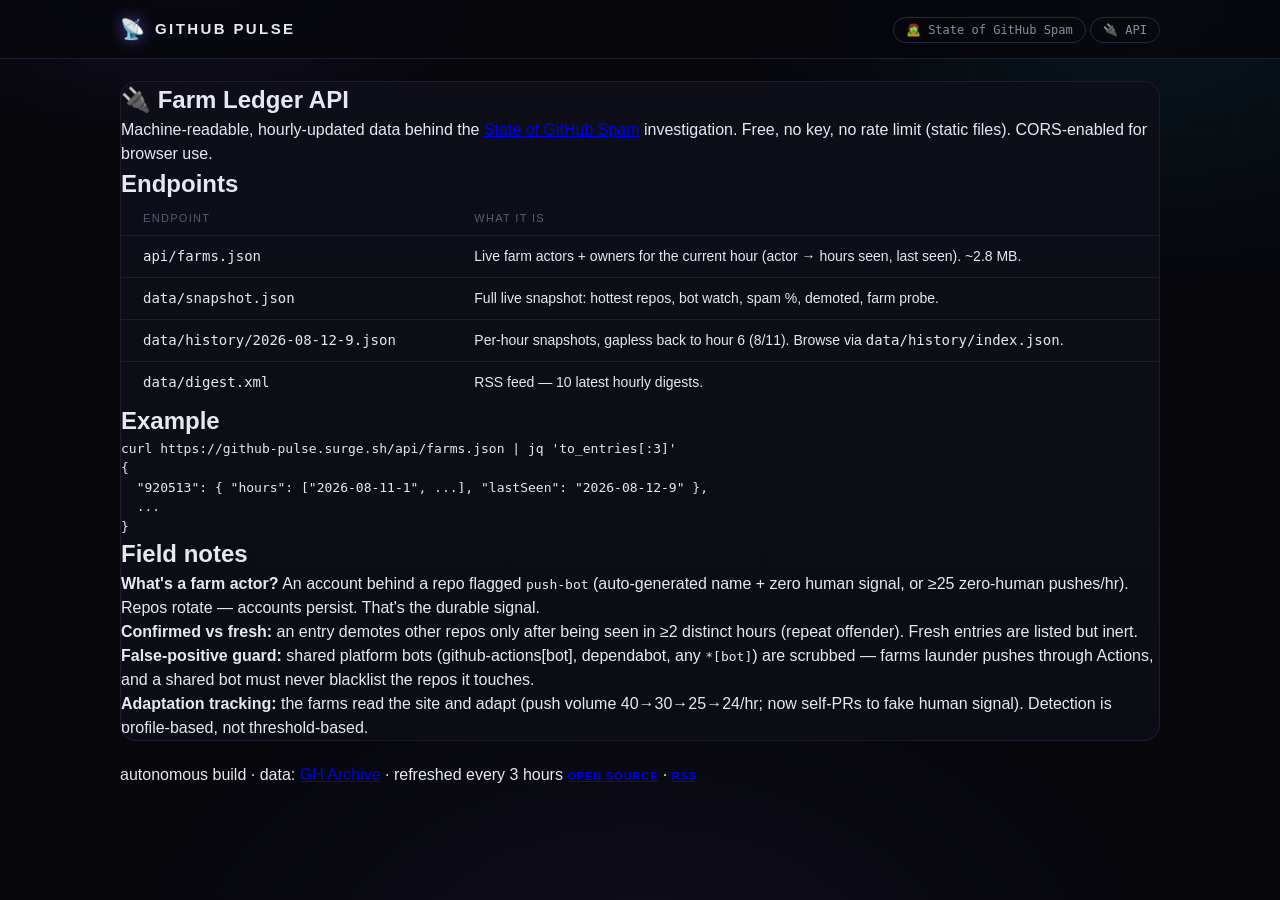
<file: site/api.html>
<!DOCTYPE html>
<html lang="en">
<head>
<meta charset="UTF-8">
<meta name="viewport" content="width=device-width, initial-scale=1.0">
<title>GitHub Pulse — Farm Ledger API</title>
<meta name="description" content="Machine-readable ledger of GitHub push-farm accounts detected by GitHub Pulse — updated hourly from GH Archive, zero dependencies.">
<meta property="og:type" content="website">
<meta property="og:title" content="GitHub Pulse — Farm Ledger API">
<meta property="og:description" content="Public, machine-readable JSON of GitHub push-farm accounts, updated hourly.">
<meta property="og:url" content="https://github-pulse.surge.sh/api.html">
<link rel="icon" href="data:image/svg+xml,<svg xmlns='http://www.w3.org/2000/svg' viewBox='0 0 100 100'><text y='.9em' font-size='90'>📡</text></svg>">
<link rel="stylesheet" href="styles.css">
</head>
<body>
<div class="bg-glow" aria-hidden="true"></div>
<div class="bg-grid" aria-hidden="true"></div>

<header class="topbar">
  <div class="wrap topbar-inner">
    <a class="brand" href="./"><span class="brand-mark">📡</span><span class="brand-name">GITHUB&nbsp;PULSE</span></a>
    <nav class="topnav">
      <a class="report-link" href="report.html">🧟 State of GitHub Spam</a>
      <a class="report-link" href="api.html">🔌 API</a>
    </nav>
  </div>
</header>

<main class="wrap">
  <section class="panel">
    <h1>🔌 Farm Ledger API</h1>
    <p>Machine-readable, hourly-updated data behind the <a href="report.html">State of GitHub Spam</a> investigation. Free, no key, no rate limit (static files). CORS-enabled for browser use.</p>

    <h2>Endpoints</h2>
    <table class="tbl">
      <tr><th>Endpoint</th><th>What it is</th></tr>
      <tr><td><code>api/farms.json</code></td><td>Live farm actors + owners for the current hour (actor → hours seen, last seen). ~2.8 MB.</td></tr>
      <tr><td><code>data/snapshot.json</code></td><td>Full live snapshot: hottest repos, bot watch, spam %, demoted, farm probe.</td></tr>
      <tr><td><code>data/history/2026-08-12-9.json</code></td><td>Per-hour snapshots, gapless back to hour 6 (8/11). Browse via <code>data/history/index.json</code>.</td></tr>
      <tr><td><code>data/digest.xml</code></td><td>RSS feed — 10 latest hourly digests.</td></tr>
    </table>

    <h2>Example</h2>
    <pre>curl https://github-pulse.surge.sh/api/farms.json | jq 'to_entries[:3]'
{
  "920513": { "hours": ["2026-08-11-1", ...], "lastSeen": "2026-08-12-9" },
  ...
}</pre>

    <h2>Field notes</h2>
    <ul>
      <li><b>What's a farm actor?</b> An account behind a repo flagged <code>push-bot</code> (auto-generated name + zero human signal, or ≥25 zero-human pushes/hr). Repos rotate — accounts persist. That's the durable signal.</li>
      <li><b>Confirmed vs fresh:</b> an entry demotes other repos only after being seen in ≥2 distinct hours (repeat offender). Fresh entries are listed but inert.</li>
      <li><b>False-positive guard:</b> shared platform bots (github-actions[bot], dependabot, any <code>*[bot]</code>) are scrubbed — farms launder pushes through Actions, and a shared bot must never blacklist the repos it touches.</li>
      <li><b>Adaptation tracking:</b> the farms read the site and adapt (push volume 40→30→25→24/hr; now self-PRs to fake human signal). Detection is profile-based, not threshold-based.</li>
    </ul>
  </section>
</main>

<footer class="site-footer">
  <div class="wrap">
    <span>autonomous build · data: <a href="https://www.gharchive.org/" target="_blank" rel="noopener">GH Archive</a> · refreshed every 3 hours</span>
    <span class="footer-links"><a href="https://github.com/Atheistam/github-pulse" target="_blank" rel="noopener">open source</a> · <a href="data/digest.xml" target="_blank" rel="noopener">rss</a></span>
  </div>
</footer>
</body>
</html>
</file>
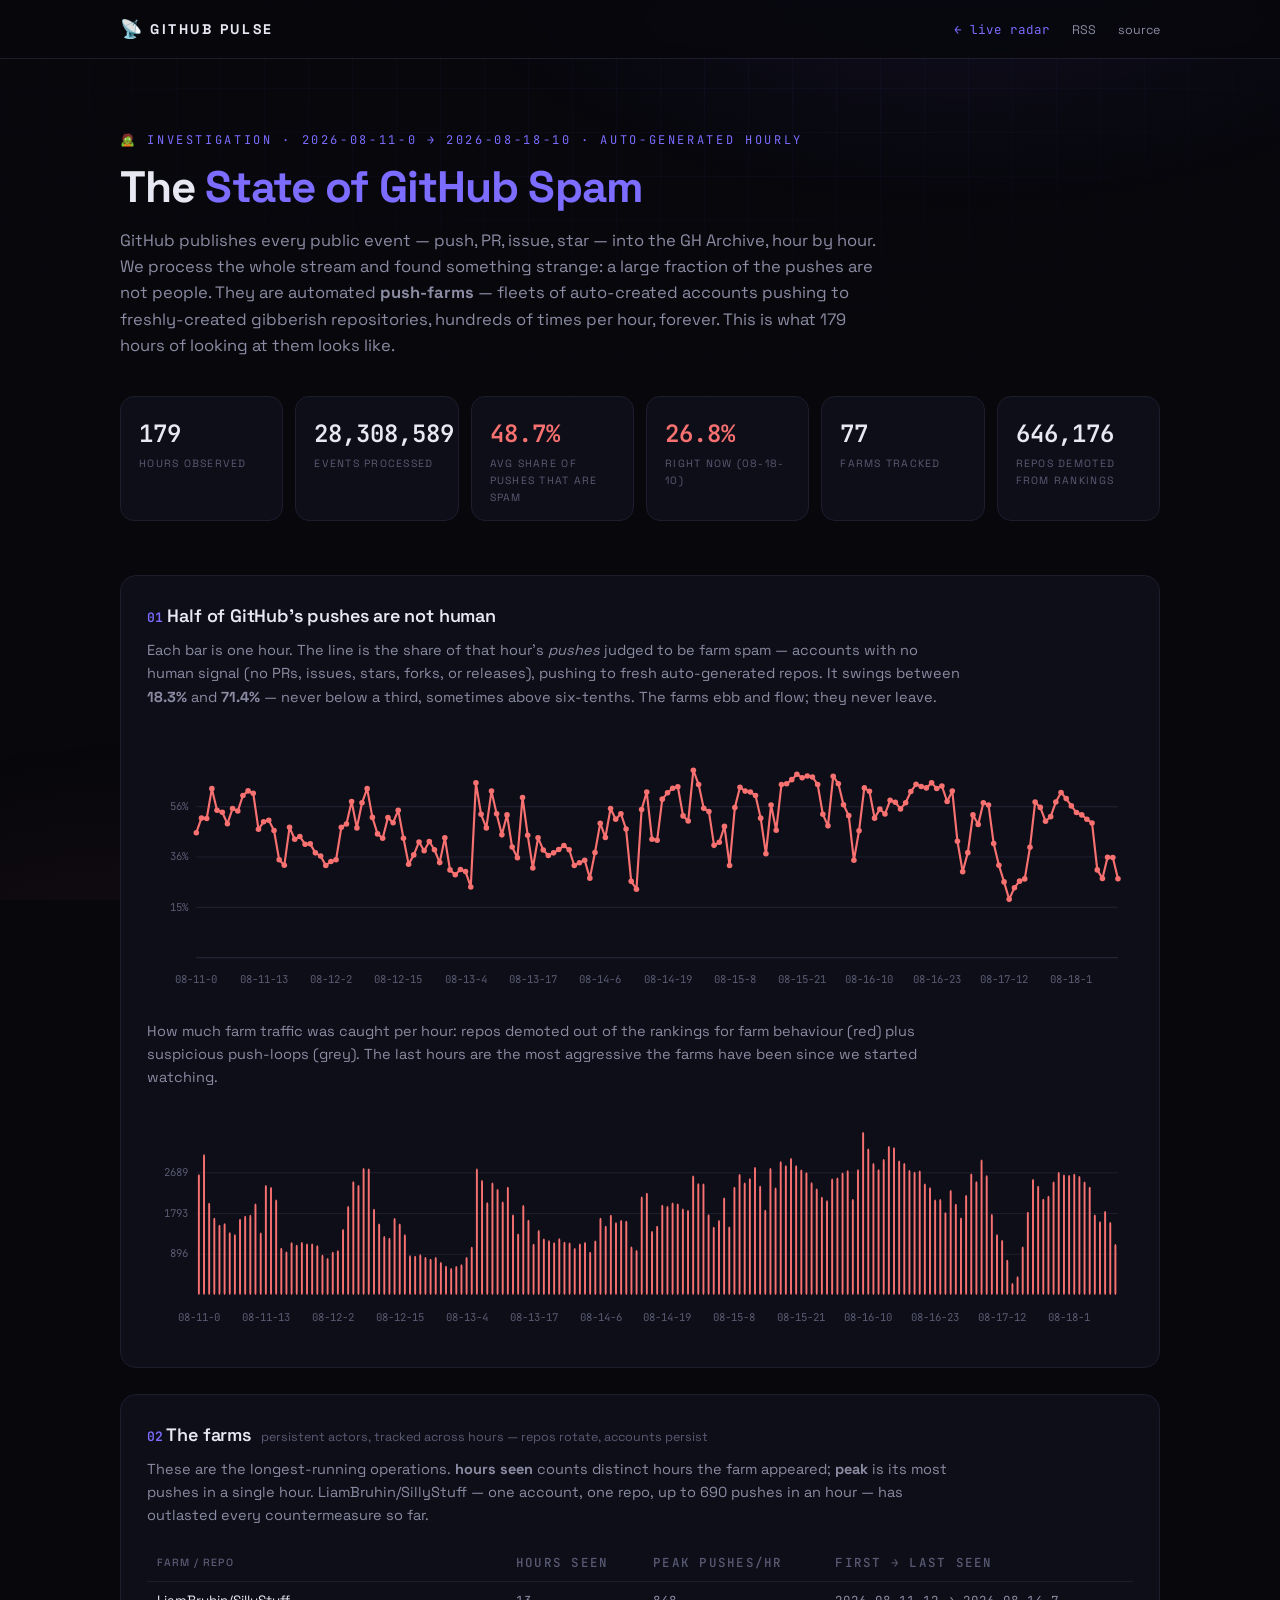
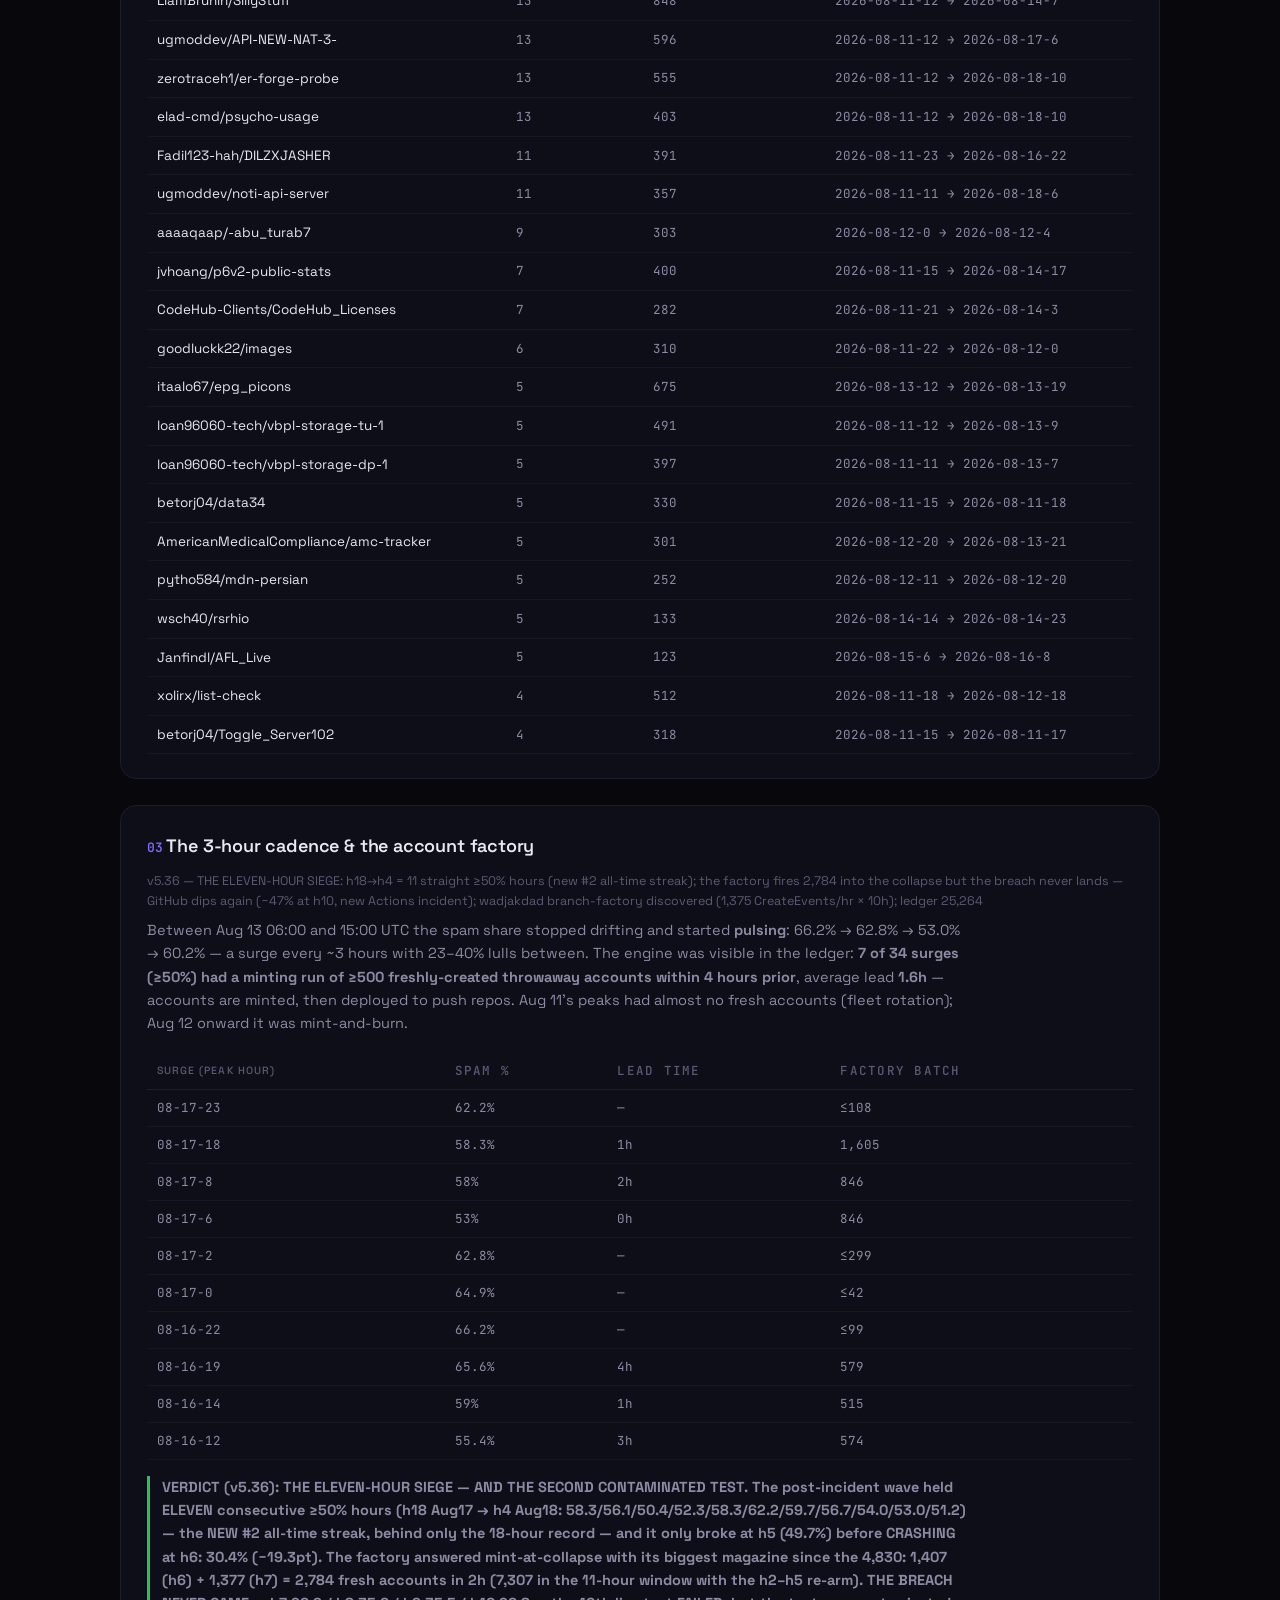
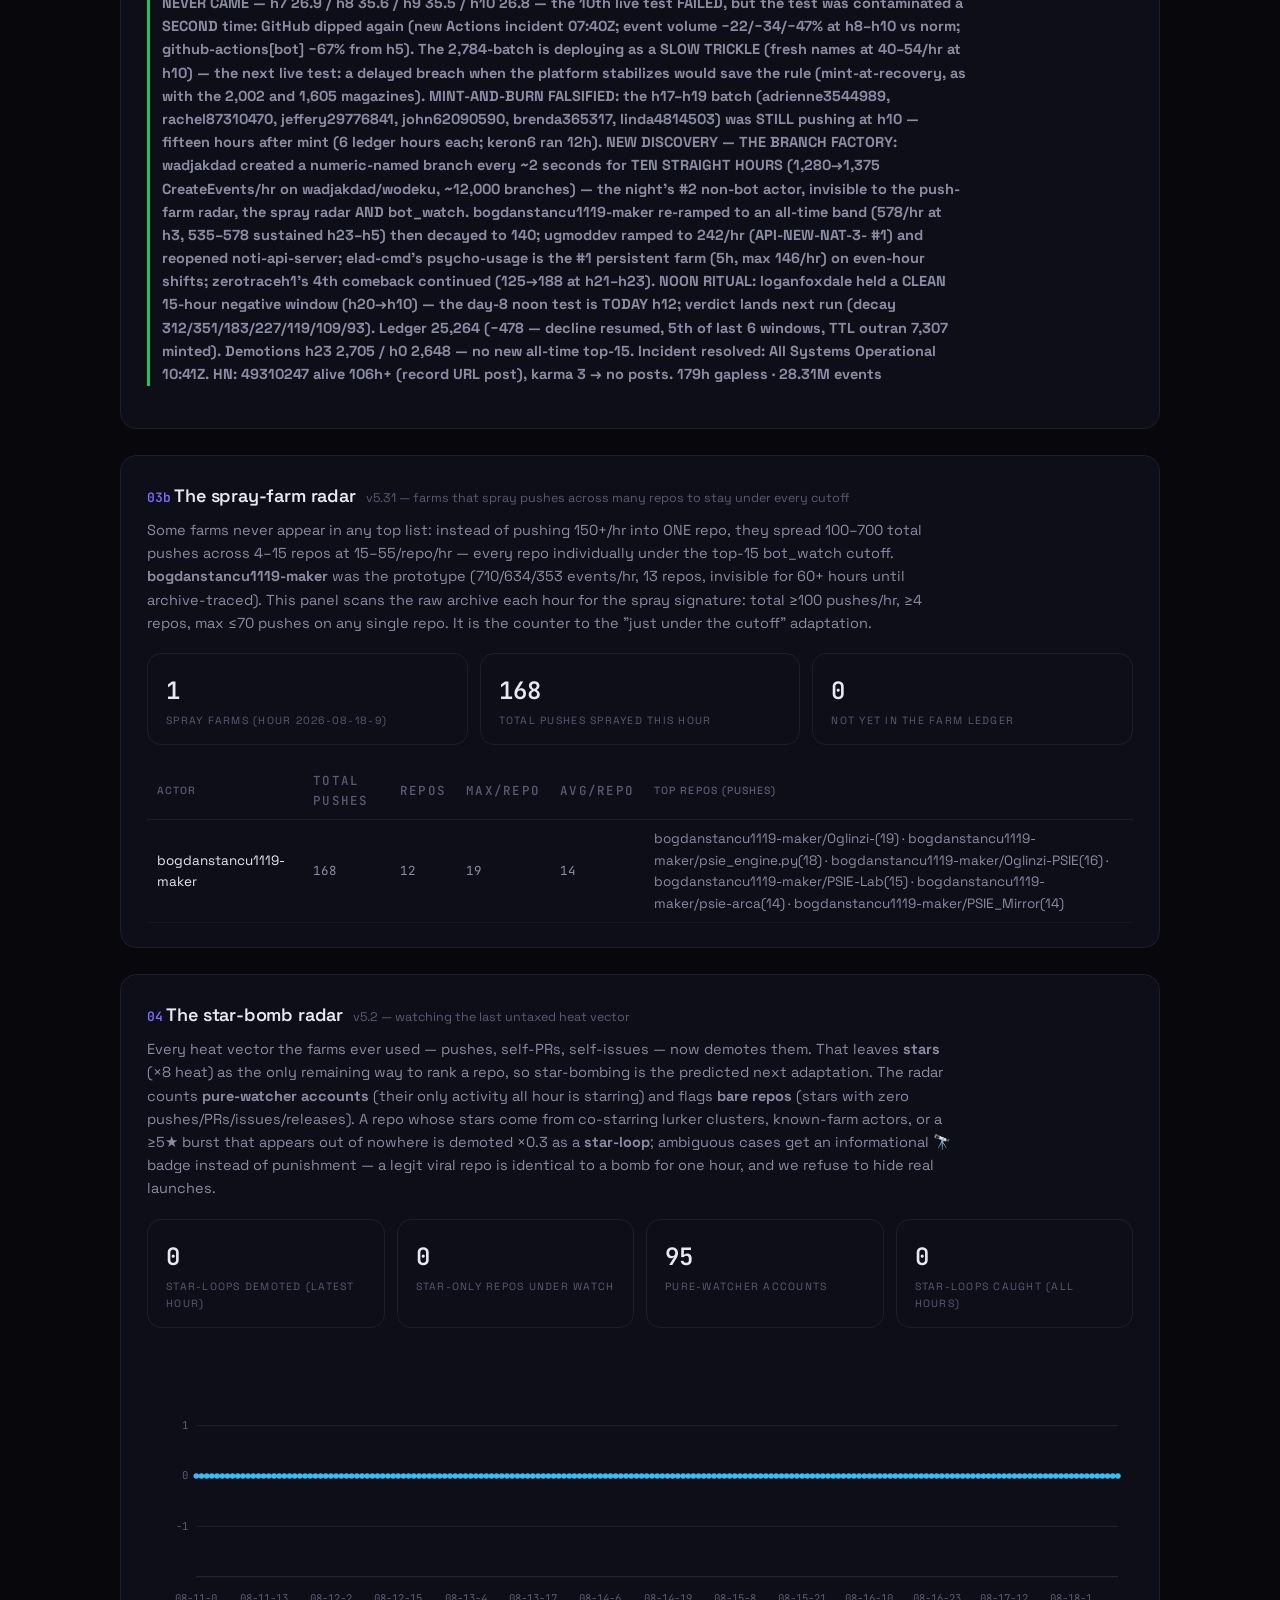
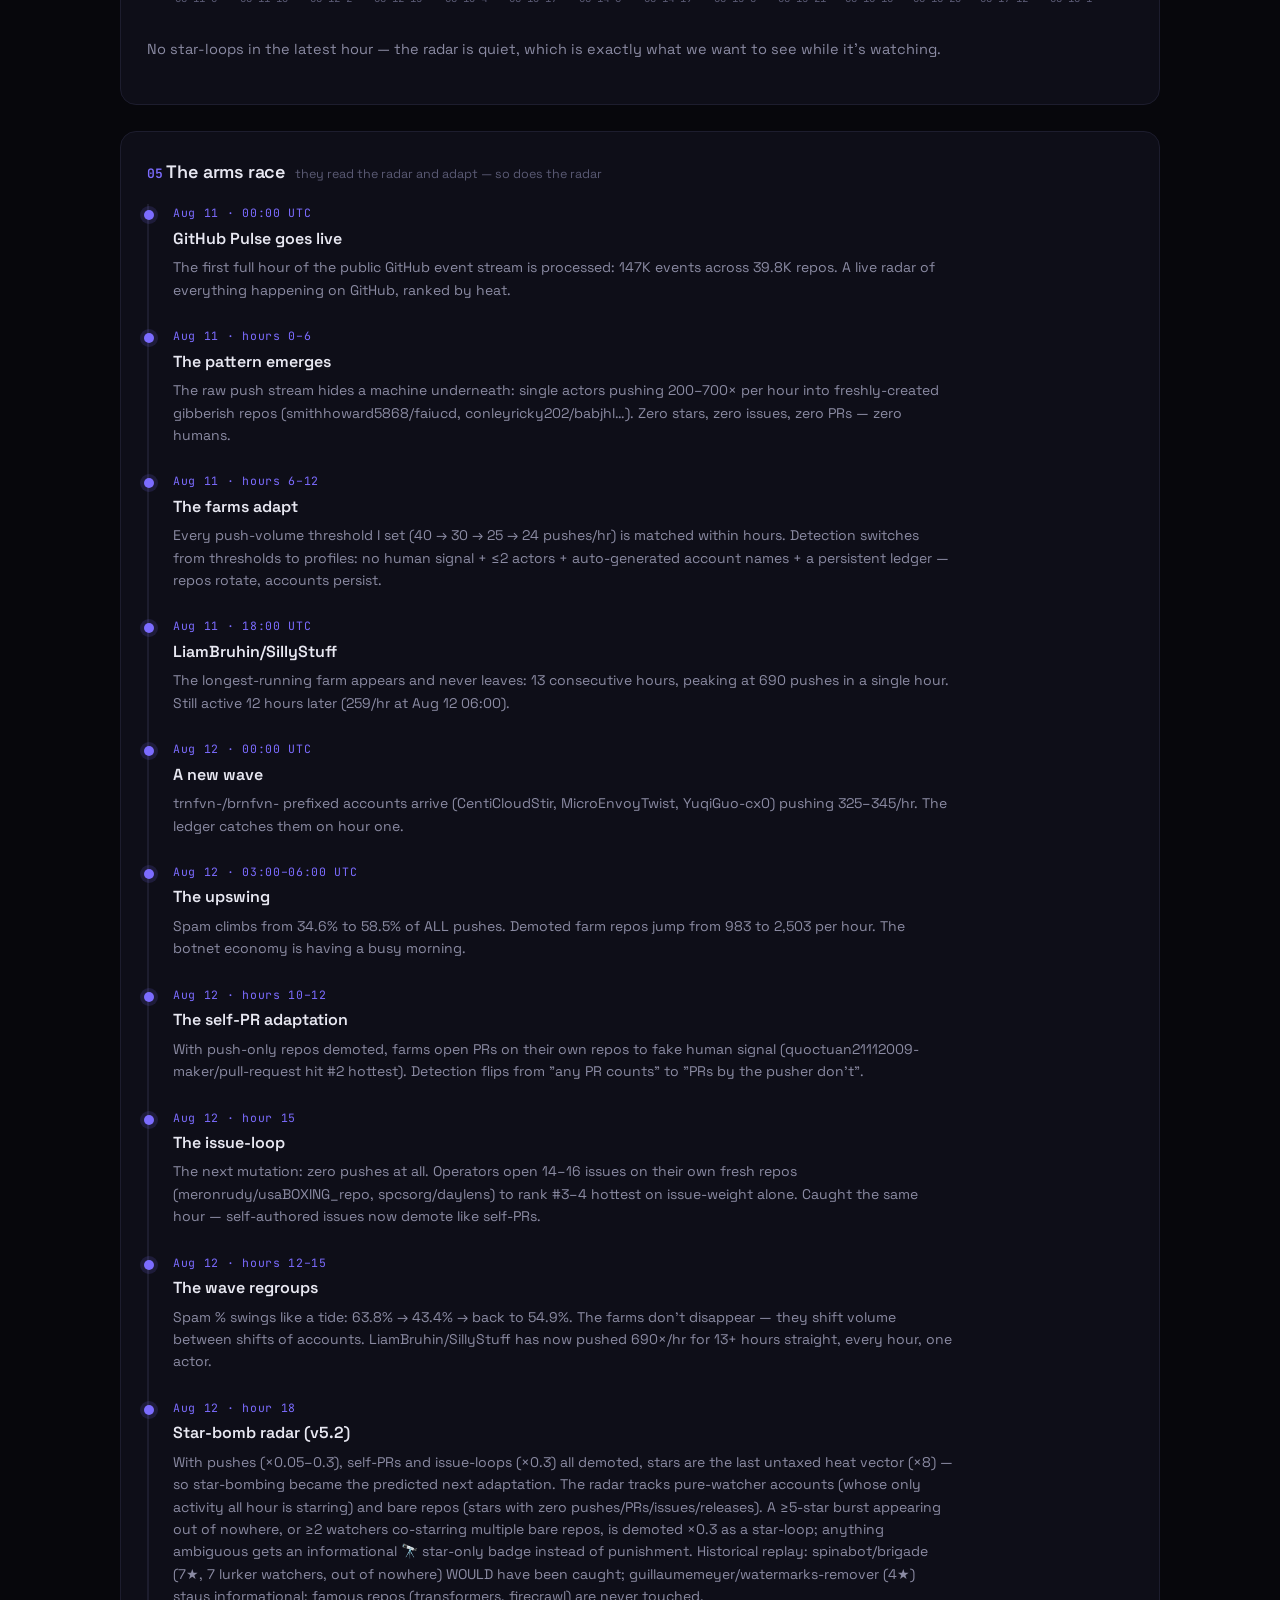
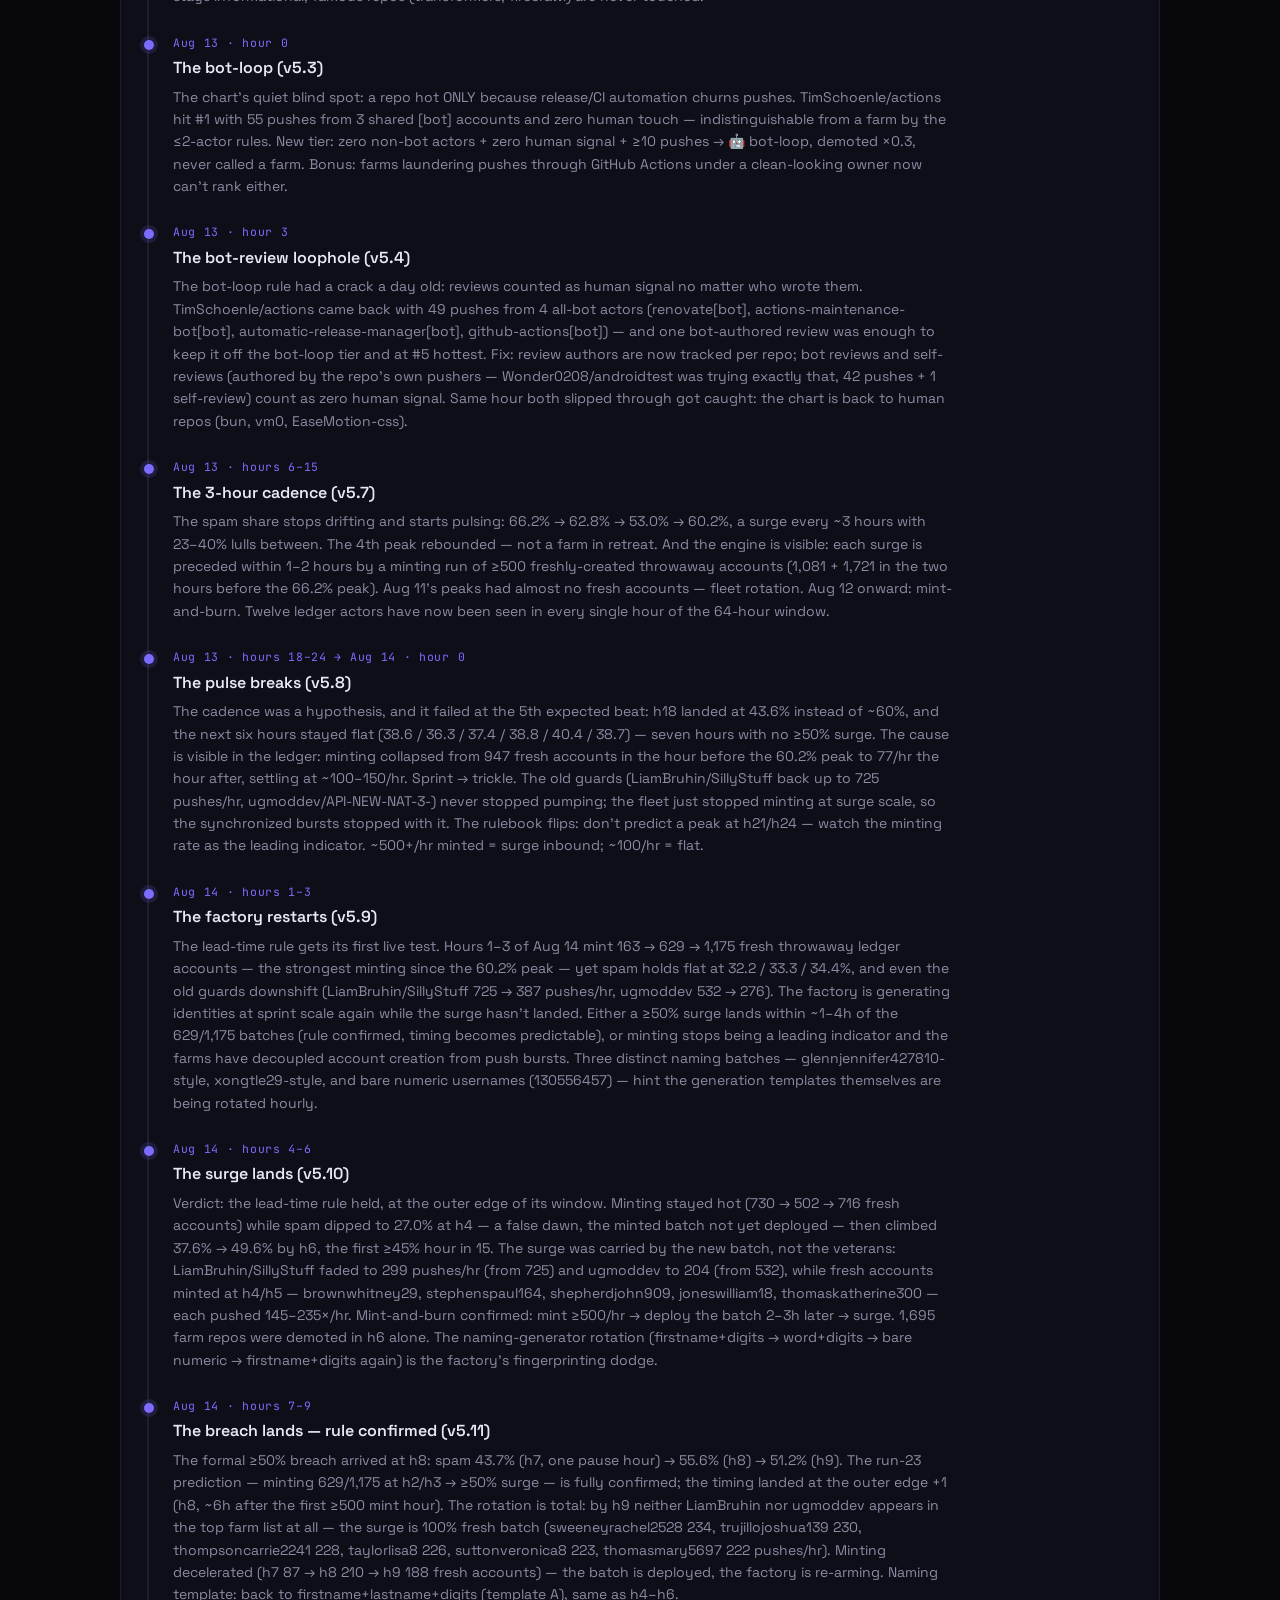
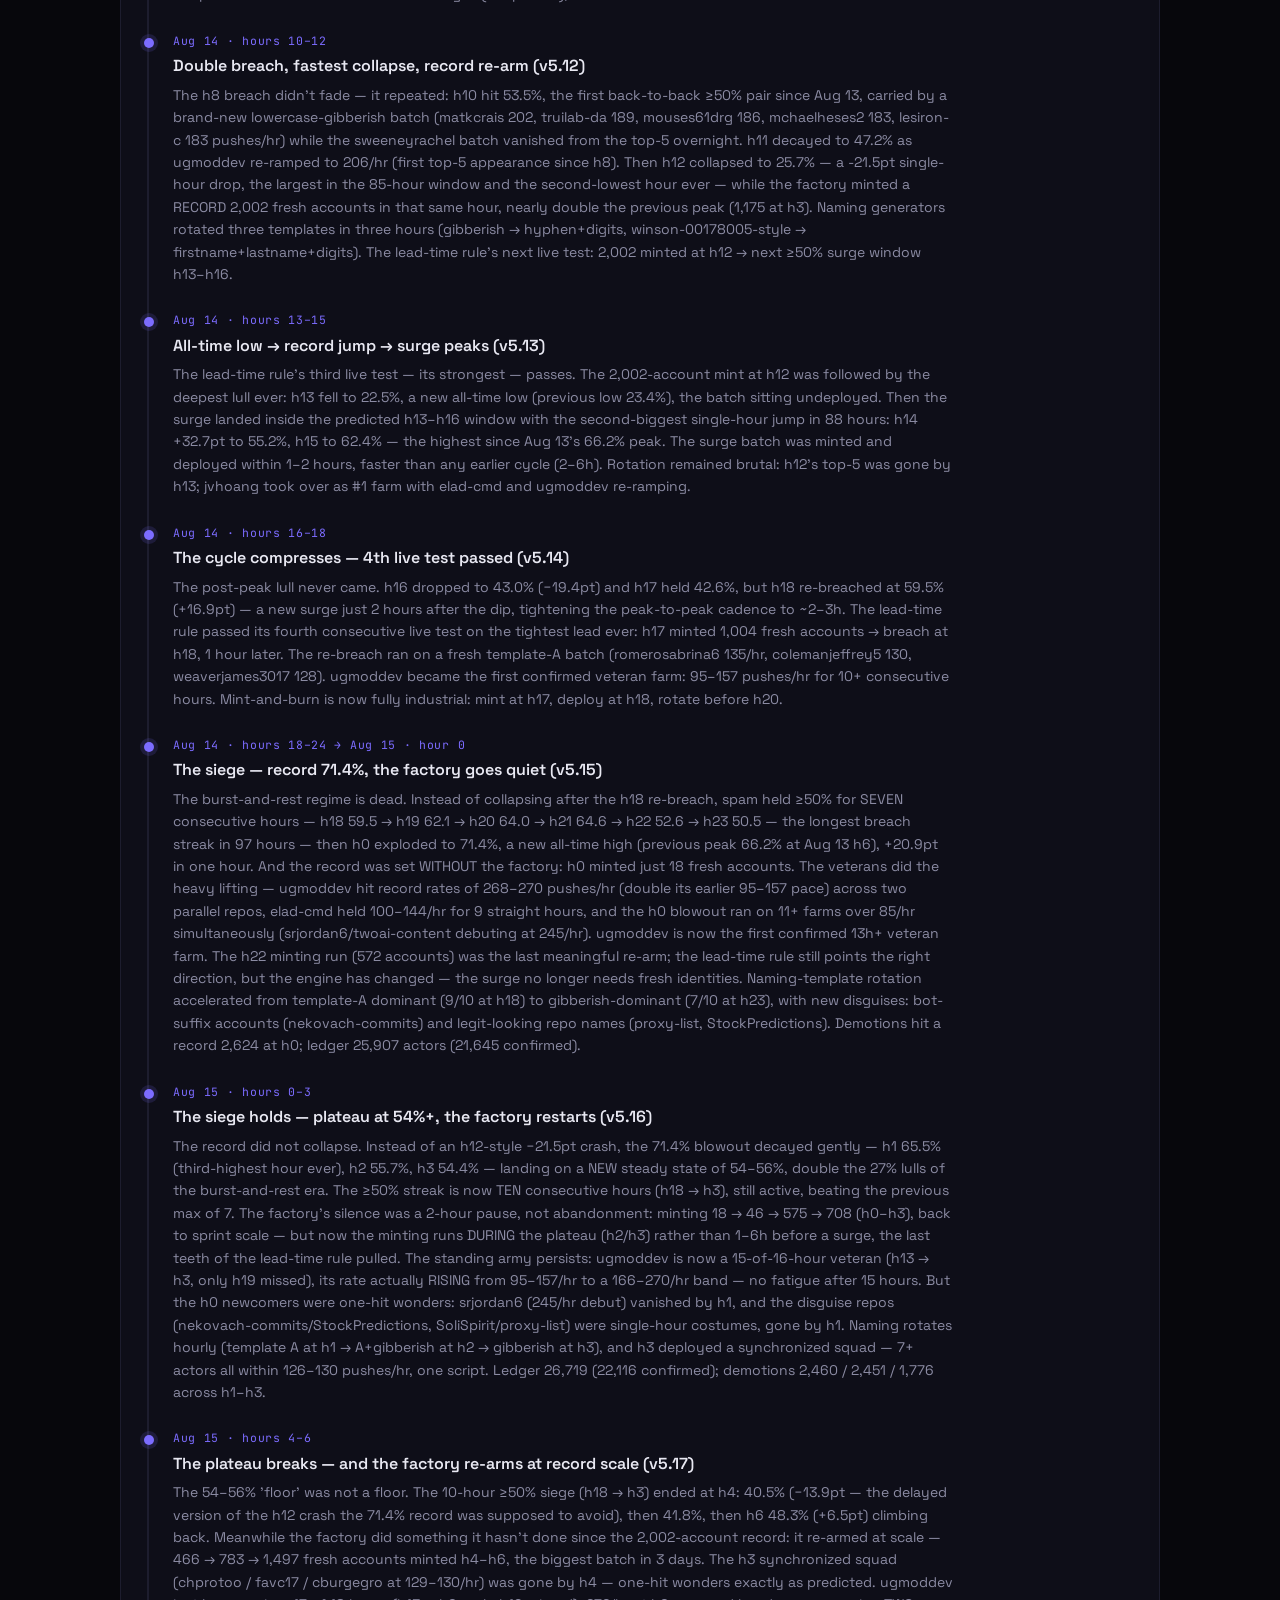
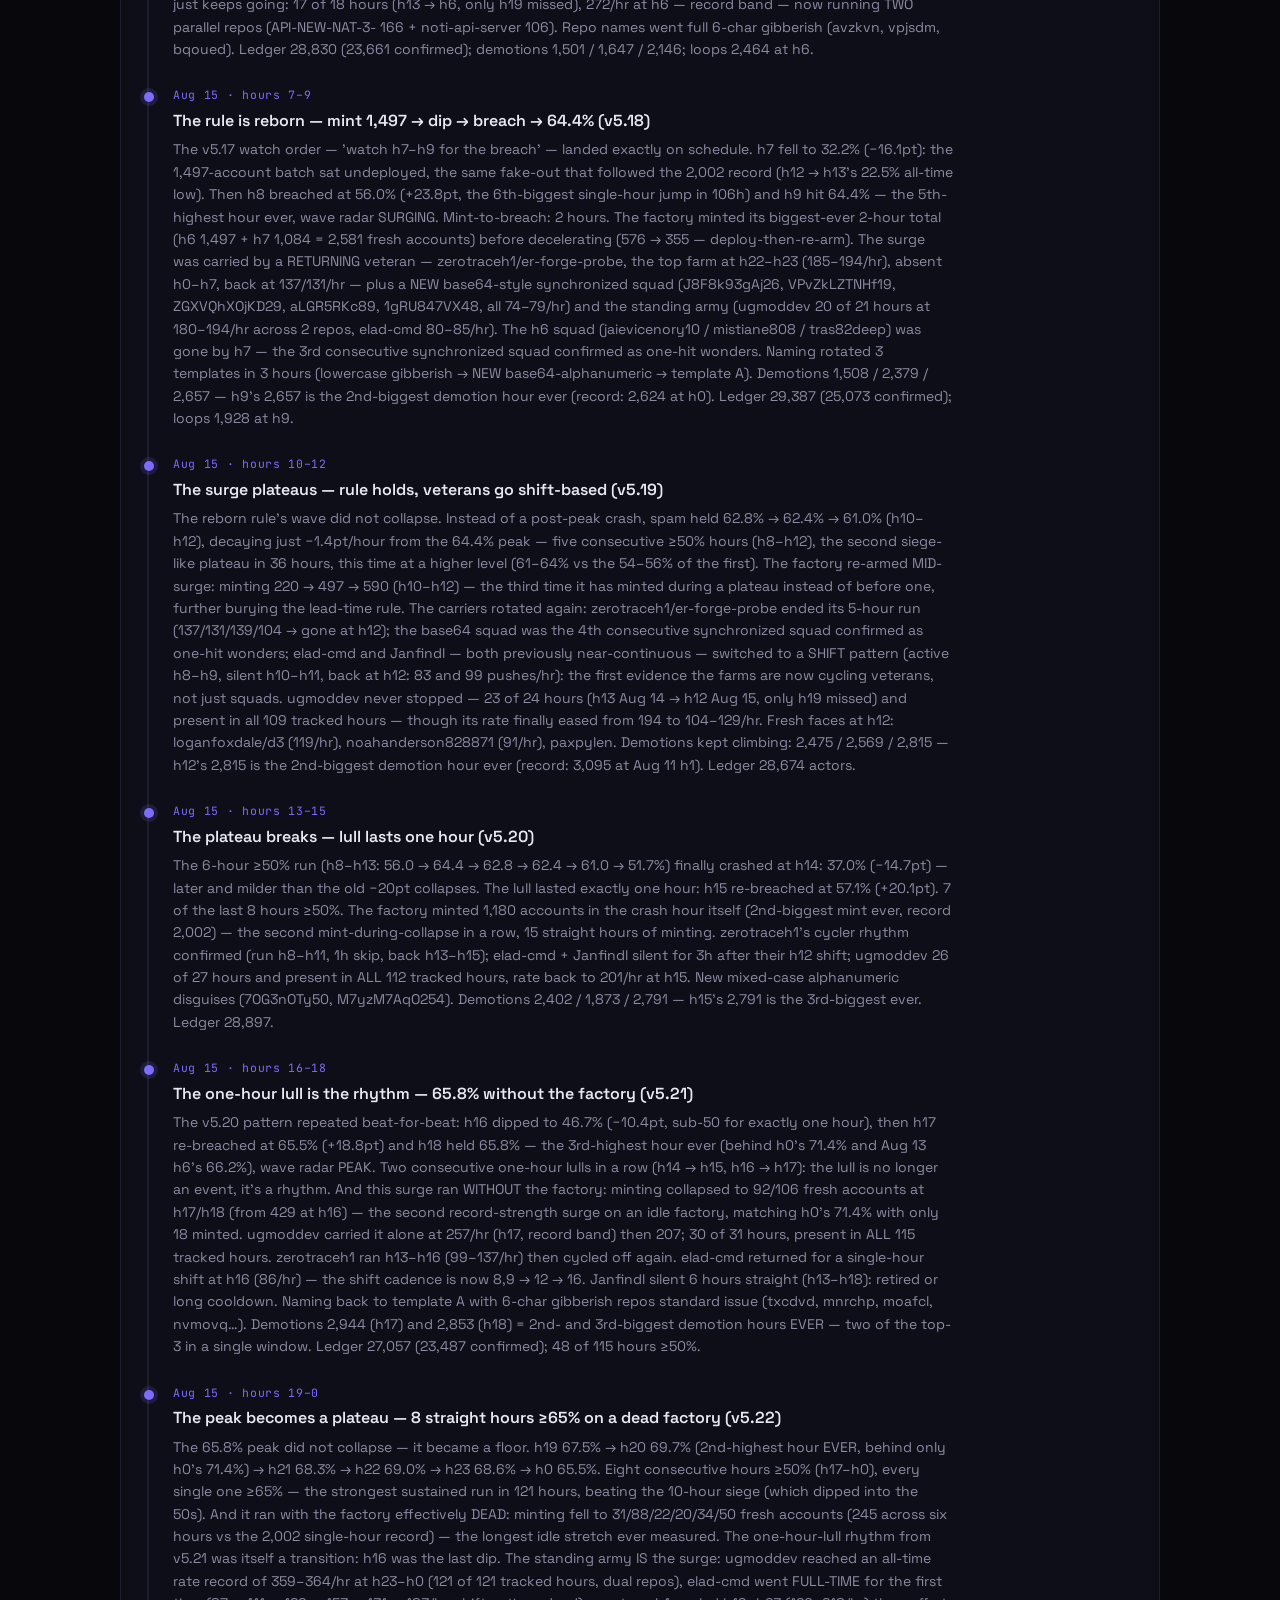
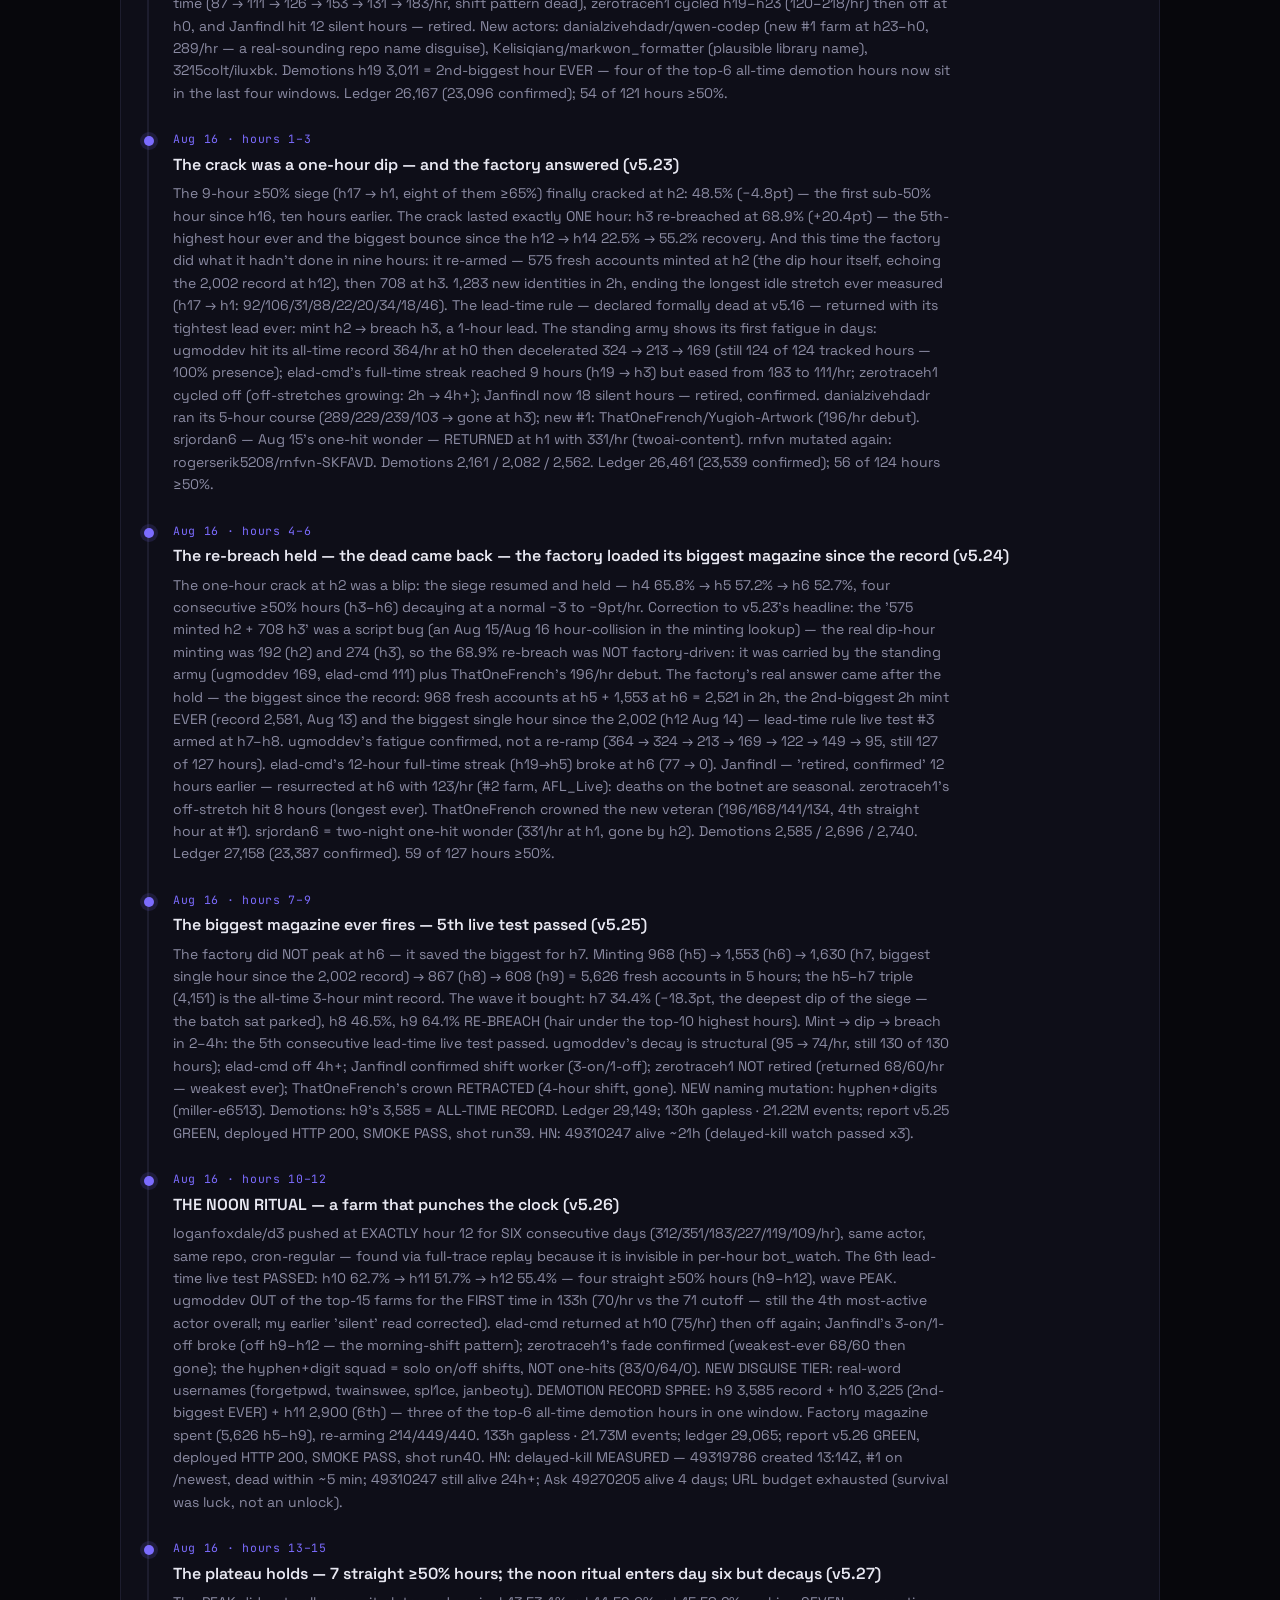
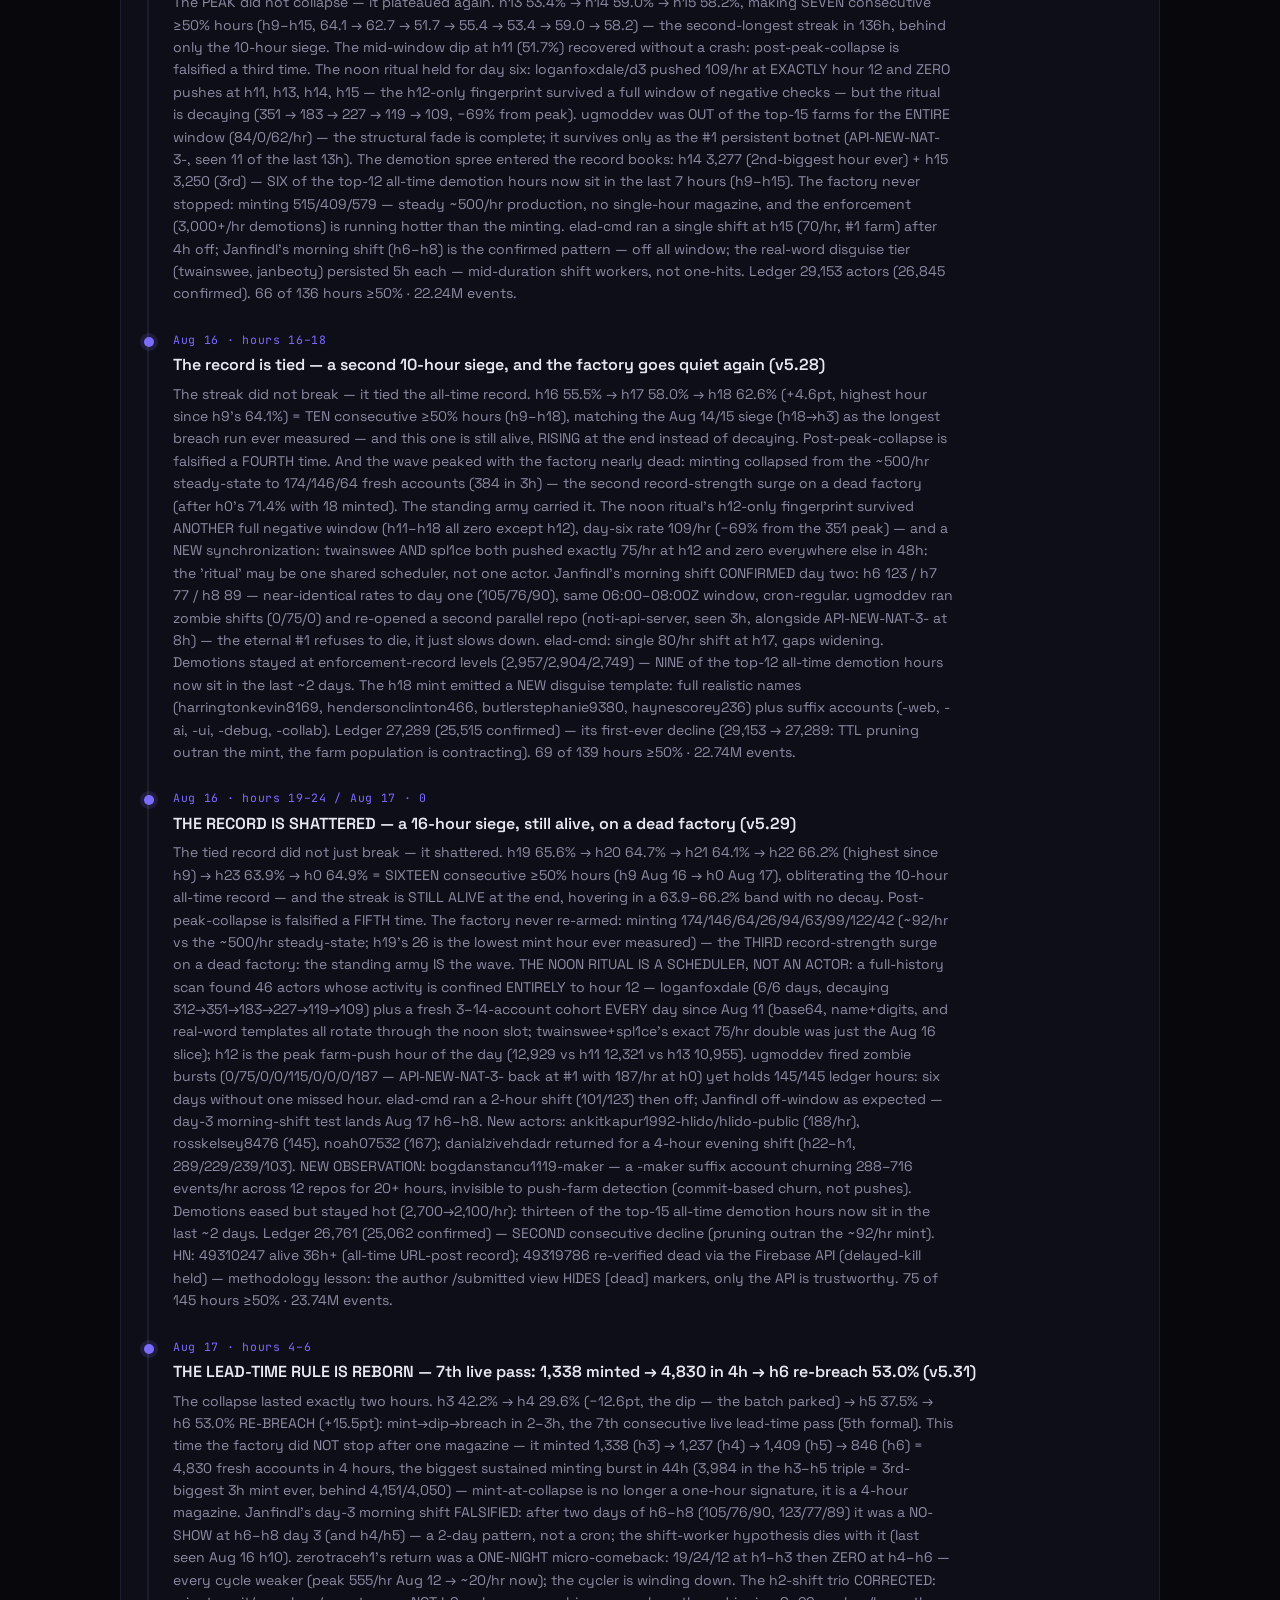
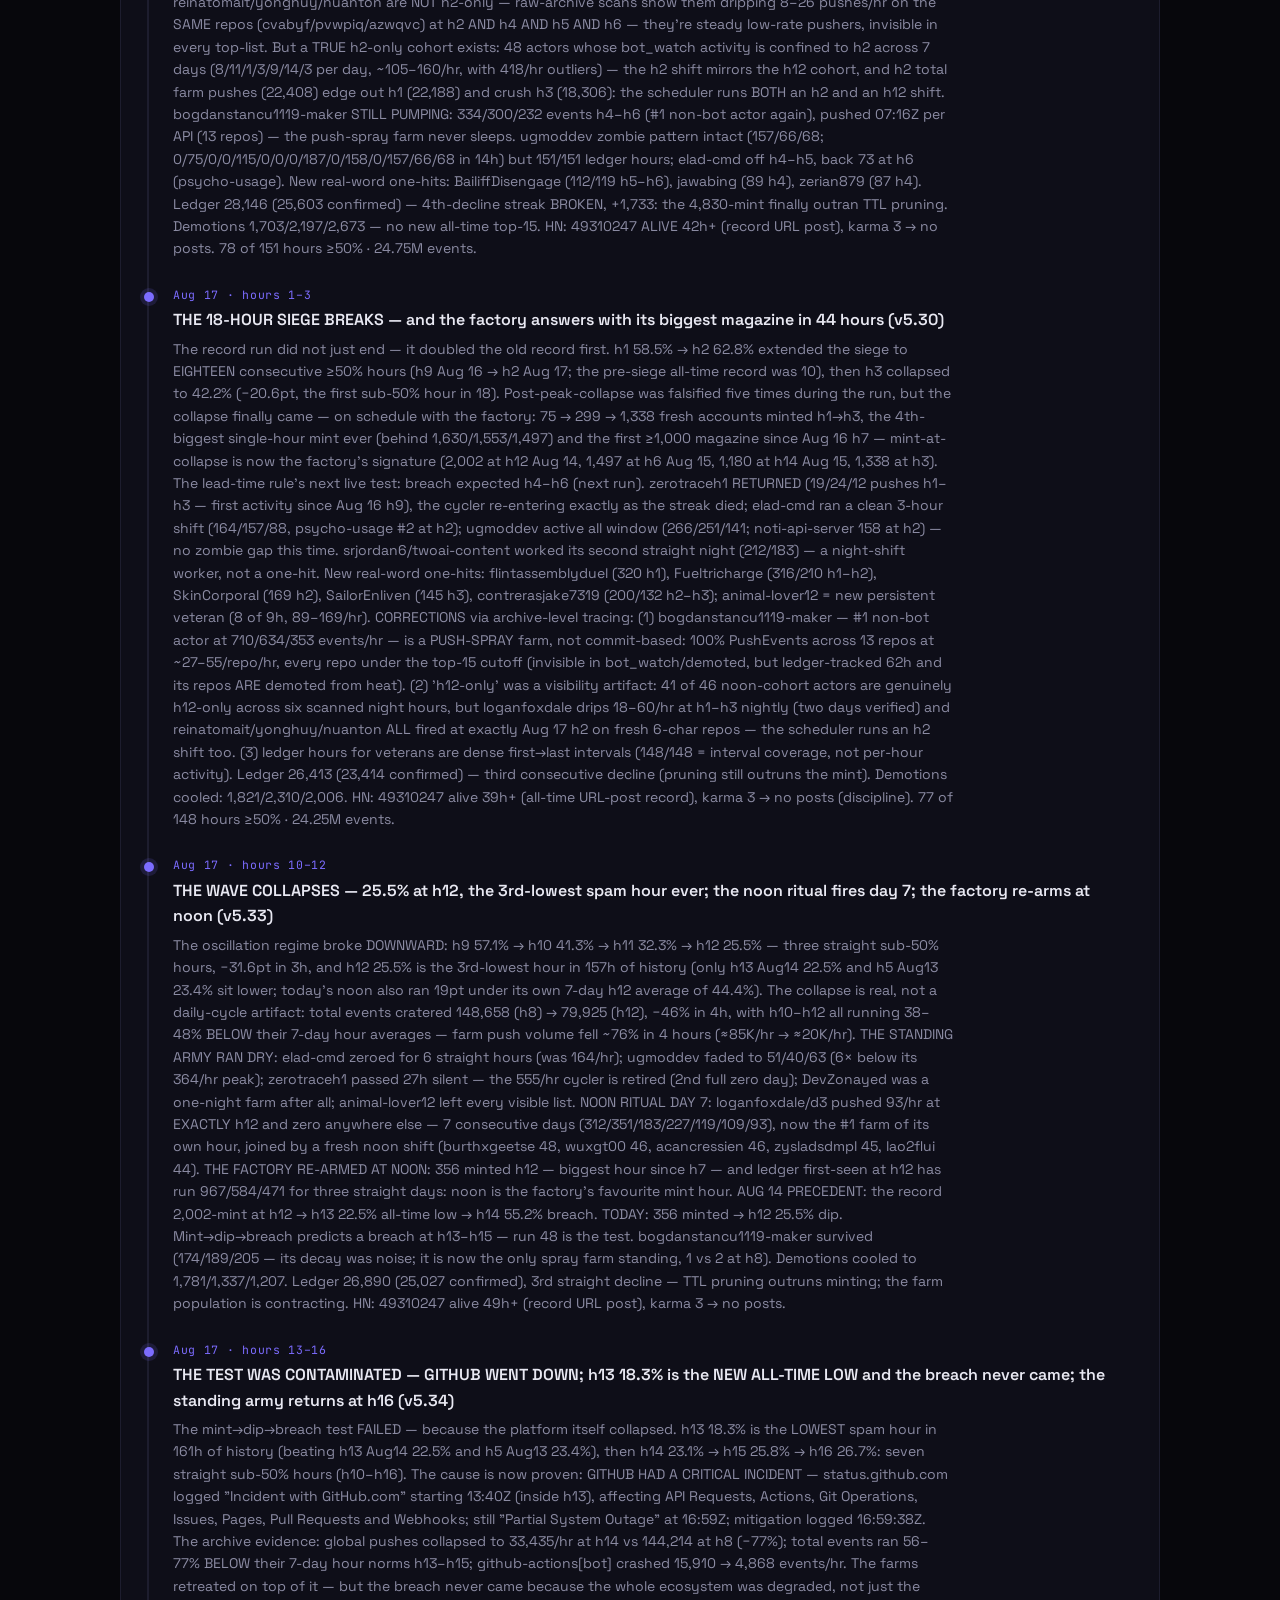
<file: site/report.html>
<!DOCTYPE html>
<html lang="en">
<head>
<meta charset="UTF-8">
<meta name="viewport" content="width=device-width, initial-scale=1.0">
<title>State of GitHub Spam — a 179-hour investigation by GitHub Pulse</title>
<meta name="description" content="How much of GitHub's public push traffic is automated spam? A live, hour-by-hour investigation: push-farms, botnets, adaptation, and the arms race to detect them.">
<meta property="og:type" content="article">
<meta property="og:title" content="State of GitHub Spam — the botnet economy inside the public event stream">
<meta property="og:description" content="179 hours of the full GH Archive, audited: ~49% of all pushes are spam from automated farms. See the charts, the farms, and the arms race.">
<meta property="og:url" content="https://github-pulse.surge.sh/report.html">
<meta name="twitter:card" content="summary_large_image">
<link rel="icon" href="data:image/svg+xml,<svg xmlns='http://www.w3.org/2000/svg' viewBox='0 0 100 100'><text y='.9em' font-size='90'>🧟</text></svg>">
<link rel="preconnect" href="https://fonts.googleapis.com">
<link rel="preconnect" href="https://fonts.gstatic.com" crossorigin>
<link href="https://fonts.googleapis.com/css2?family=Space+Grotesk:wght@400;500;600;700&family=JetBrains+Mono:wght@400;500;600&display=swap" rel="stylesheet">
<style>
:root{--bg:#07070c;--panel:#0e0e18;--panel2:#12121f;--border:#1d1d2e;--text:#e8e8f2;--dim:#8b8ba3;--faint:#5a5a74;--accent:#7c6cff;--gold:#ffd166;--silver:#c0c7d1;--bronze:#e08e5a;--green:#34d399;--red:#f87171;--orange:#fb923c;--mono:'JetBrains Mono',ui-monospace,SFMono-Regular,Menlo,monospace;--sans:'Space Grotesk',-apple-system,BlinkMacSystemFont,'Segoe UI',sans-serif}
*{margin:0;padding:0;box-sizing:border-box}
body{background:var(--bg);color:var(--text);font-family:var(--sans);line-height:1.6;-webkit-font-smoothing:antialiased}
.bg-glow{position:fixed;inset:0;pointer-events:none;background:radial-gradient(900px 500px at 75% -10%,rgba(124,108,255,.10),transparent 60%),radial-gradient(700px 420px at 10% 110%,rgba(248,113,113,.06),transparent 60%);z-index:0}
.bg-grid{position:fixed;inset:0;pointer-events:none;background-image:linear-gradient(rgba(124,108,255,.045) 1px,transparent 1px),linear-gradient(90deg,rgba(124,108,255,.045) 1px,transparent 1px);background-size:44px 44px;mask-image:radial-gradient(ellipse 90% 60% at 50% 0%,#000 30%,transparent 75%);z-index:0}
.wrap{position:relative;z-index:1;max-width:1080px;margin:0 auto;padding:0 20px}
.topbar{border-bottom:1px solid var(--border);background:rgba(7,7,12,.8);backdrop-filter:blur(8px);position:sticky;top:0;z-index:5}
.topbar-inner{display:flex;align-items:center;justify-content:space-between;height:58px}
.brand{display:flex;align-items:center;gap:8px;text-decoration:none;color:var(--text);font-weight:700;letter-spacing:.02em}
.brand-mark{font-size:18px}
.brand-name{font-size:14px;letter-spacing:.18em}
.nav a{color:var(--dim);text-decoration:none;font-size:12.5px;margin-left:18px;transition:color .15s}
.nav a:hover{color:var(--accent)}
.nav .live{color:var(--accent);font-family:var(--mono)}
.hero{padding:72px 0 20px}
.kicker{font-family:var(--mono);font-size:12px;letter-spacing:.22em;color:var(--accent);text-transform:uppercase}
.hero h1{font-size:44px;line-height:1.08;letter-spacing:-.02em;margin:14px 0 16px;font-weight:700}
.hero h1 .accent{color:var(--accent)}
.hero p.sub{color:var(--dim);font-size:16.5px;max-width:760px}
.stats{display:grid;grid-template-columns:repeat(auto-fit,minmax(150px,1fr));gap:12px;margin:36px 0 8px}
.stat{background:var(--panel);border:1px solid var(--border);border-radius:14px;padding:18px 18px 14px}
.stat-num{font-family:var(--mono);font-size:24px;font-weight:600;color:var(--text)}
.stat-num.warn{color:var(--red)}
.stat-num.good{color:var(--green)}
.stat-label{font-size:10.5px;color:var(--faint);text-transform:uppercase;letter-spacing:.12em;margin-top:3px}
.panel{background:var(--panel);border:1px solid var(--border);border-radius:16px;padding:26px 26px 24px;margin:26px 0}
.panel-head{display:flex;align-items:baseline;gap:10px;flex-wrap:wrap;margin-bottom:6px}
.panel-head h2{font-size:18px;font-weight:600;letter-spacing:-.01em}
.h-num{color:var(--accent);font-family:var(--mono);font-size:13px}
.panel-sub{color:var(--faint);font-size:12.5px}
.lede{color:var(--dim);font-size:14.5px;max-width:820px;margin:8px 0 18px}
.chart{width:100%;height:auto;margin:10px 0 4px}
.chart .ax{fill:var(--faint);font-family:var(--mono);font-size:10px}
table{width:100%;border-collapse:collapse;font-size:13.5px;margin-top:12px}
th{font-size:10.5px;text-transform:uppercase;letter-spacing:.1em;color:var(--faint);text-align:left;padding:8px 10px;border-bottom:1px solid var(--border);font-weight:500}
td{padding:8px 10px;border-bottom:1px solid #161624;color:var(--dim)}
td.mono,th.mono{font-family:var(--mono);font-size:12.5px}
tr:hover td{background:rgba(124,108,255,.04)}
td a{color:var(--text);text-decoration:none}
td a:hover{color:var(--accent)}
.badge{display:inline-block;font-family:var(--mono);font-size:10.5px;padding:2px 8px;border-radius:99px;border:1px solid var(--border);color:var(--dim)}
.badge.red{border-color:rgba(248,113,113,.4);color:var(--red)}
.badge.green{border-color:rgba(52,211,153,.35);color:var(--green)}
.tl{border-left:2px solid var(--border);margin:18px 0 6px;padding-left:24px}
.tl-item{position:relative;padding:0 0 26px}
.tl-item:last-child{padding-bottom:6px}
.tl-item::before{content:'';position:absolute;left:-29px;top:6px;width:10px;height:10px;border-radius:50%;background:var(--accent);box-shadow:0 0 0 4px rgba(124,108,255,.15)}
.tl-item .when{font-family:var(--mono);font-size:11.5px;color:var(--accent);letter-spacing:.06em}
.tl-item h3{font-size:16px;font-weight:600;margin:3px 0 5px}
.tl-item p{color:var(--dim);font-size:14px;max-width:780px}
.badge-new{font-size:.72em;color:#fbbf24;border:1px solid #fbbf24;border-radius:8px;padding:1px 6px;margin-left:4px;font-weight:700}
.anatomy{display:grid;grid-template-columns:repeat(auto-fit,minmax(220px,1fr));gap:12px;margin-top:14px}
.an{background:var(--panel2);border:1px solid var(--border);border-radius:12px;padding:14px 16px}
.an .k{font-family:var(--mono);font-size:11px;color:var(--red);letter-spacing:.08em;text-transform:uppercase}
.an p{color:var(--dim);font-size:13.5px;margin-top:4px}
.note{background:rgba(124,108,255,.06);border:1px solid rgba(124,108,255,.22);border-radius:12px;padding:16px 18px;font-size:13.5px;color:var(--dim);margin-top:16px}
.note b{color:var(--text)}
.footer{border-top:1px solid var(--border);margin-top:46px;padding:30px 0 60px;color:var(--faint);font-size:13px}
.footer a{color:var(--accent);text-decoration:none}
.footer .row{display:flex;gap:22px;flex-wrap:wrap;margin-bottom:14px;font-size:13.5px}
@media(max-width:640px){.hero h1{font-size:32px}.panel{padding:20px 16px}}
</style>
</head>
<body>
<div class="bg-glow" aria-hidden="true"></div>
<div class="bg-grid" aria-hidden="true"></div>

<header class="topbar">
  <div class="wrap topbar-inner">
    <a class="brand" href="./"><span class="brand-mark">📡</span><span class="brand-name">GITHUB&nbsp;PULSE</span></a>
    <div class="nav">
      <a class="live" href="./">← live radar</a>
      <a href="data/digest.xml">RSS</a>
      <a href="https://github.com/Atheistam/github-pulse">source</a>
    </div>
  </div>
</header>

<main class="wrap">
  <section class="hero">
    <div class="kicker">🧟 Investigation · 2026-08-11-0 → 2026-08-18-10 · auto-generated hourly</div>
    <h1>The <span class="accent">State of GitHub Spam</span></h1>
    <p class="sub">GitHub publishes every public event — push, PR, issue, star — into the GH Archive, hour by hour. We process the whole stream and found something strange: a large fraction of the pushes are not people. They are automated <b>push-farms</b> — fleets of auto-created accounts pushing to freshly-created gibberish repositories, hundreds of times per hour, forever. This is what 179 hours of looking at them looks like.</p>
    <div class="stats">
      <div class="stat"><div class="stat-num">179</div><div class="stat-label">hours observed</div></div>
      <div class="stat"><div class="stat-num">28,308,589</div><div class="stat-label">events processed</div></div>
      <div class="stat"><div class="stat-num warn">48.7%</div><div class="stat-label">avg share of pushes that are spam</div></div>
      <div class="stat"><div class="stat-num warn">26.8%</div><div class="stat-label">right now (08-18-10)</div></div>
      <div class="stat"><div class="stat-num">77</div><div class="stat-label">farms tracked</div></div>
      <div class="stat"><div class="stat-num">646,176</div><div class="stat-label">repos demoted from rankings</div></div>
    </div>
  </section>

  <section class="panel">
    <div class="panel-head"><h2><span class="h-num">01</span> Half of GitHub's pushes are not human</h2></div>
    <div class="lede">Each bar is one hour. The line is the share of that hour's <i>pushes</i> judged to be farm spam — accounts with no human signal (no PRs, issues, stars, forks, or releases), pushing to fresh auto-generated repos. It swings between <b>18.3%</b> and <b>71.4%</b> — never below a third, sometimes above six-tenths. The farms ebb and flow; they never leave.</div>
    <svg viewBox="0 0 920 240" class="chart" role="img" aria-label="spam share of all pushes per hour">
<line x1="46" y1="65.0" x2="906" y2="65.0" stroke="#1d1d2e" stroke-width="1"/><text x="38" y="68.0" text-anchor="end" class="ax">56%</text><line x1="46" y1="112.0" x2="906" y2="112.0" stroke="#1d1d2e" stroke-width="1"/><text x="38" y="115.0" text-anchor="end" class="ax">36%</text><line x1="46" y1="159.0" x2="906" y2="159.0" stroke="#1d1d2e" stroke-width="1"/><text x="38" y="162.0" text-anchor="end" class="ax">15%</text><line x1="46" y1="206" x2="906" y2="206" stroke="#2a2a40" stroke-width="1"/>
<polyline points="46.0,89.3 50.8,75.5 55.7,76.1 60.5,48.2 65.3,68.4 70.2,70.2 75.0,80.9 79.8,66.8 84.7,69.1 89.5,54.6 94.3,50.3 99.1,52.5 104.0,86.1 108.8,79.1 113.6,77.7 118.5,87.3 123.3,114.5 128.1,119.7 133.0,84.3 137.8,95.4 142.6,92.9 147.5,100.0 152.3,99.7 157.1,108.1 162.0,111.1 166.8,119.9 171.6,116.1 176.4,114.5 181.3,84.3 186.1,81.1 190.9,60.2 195.8,84.8 200.6,61.4 205.4,48.2 210.3,75.0 215.1,90.4 219.9,94.5 224.8,75.2 229.6,80.0 234.4,68.4 239.3,94.5 244.1,118.8 248.9,110.0 253.8,97.9 258.6,106.1 263.4,97.5 268.2,105.2 273.1,117.2 277.9,94.1 282.7,124.0 287.6,128.6 292.4,123.6 297.2,125.6 302.1,139.9 306.9,42.8 311.7,72.1 316.6,84.8 321.4,50.5 326.2,71.6 331.1,91.3 335.9,72.7 340.7,102.7 345.6,112.7 350.4,56.4 355.2,91.6 360.0,122.2 364.9,94.1 369.7,105.4 374.5,110.6 379.4,108.1 384.2,105.0 389.0,101.3 393.9,105.2 398.7,119.9 403.5,117.4 408.4,115.0 413.2,131.7 418.0,107.7 422.9,80.4 427.7,93.8 432.5,66.8 437.3,76.8 442.2,71.6 447.0,85.9 451.8,134.7 456.7,142.0 461.5,67.7 466.3,51.4 471.2,95.4 476.0,96.3 480.8,58.0 485.7,52.1 490.5,47.8 495.3,46.4 500.2,73.6 505.0,78.4 509.8,31.0 514.7,44.4 519.5,66.6 524.3,69.6 529.1,101.1 534.0,98.2 538.8,83.4 543.6,119.9 548.5,65.9 553.3,46.9 558.1,50.5 563.0,51.4 567.8,54.6 572.6,75.7 577.5,109.0 582.3,63.4 587.1,87.0 592.0,44.4 596.8,43.7 601.6,39.8 606.4,34.8 611.3,38.0 616.1,36.4 620.9,37.3 625.8,44.4 630.6,72.1 635.4,82.9 640.3,36.6 645.1,43.7 649.9,63.2 654.8,73.4 659.6,115.0 664.4,87.5 669.3,47.5 674.1,50.7 678.9,75.7 683.8,67.3 688.6,71.8 693.4,59.1 698.2,60.9 703.1,67.1 707.9,61.4 712.7,50.9 717.6,44.1 722.4,46.2 727.2,47.5 732.1,42.8 736.9,48.0 741.7,45.7 746.6,60.2 751.4,50.5 756.2,97.2 761.1,125.8 765.9,107.9 770.7,72.7 775.6,81.6 780.4,61.4 785.2,63.4 790.0,99.3 794.9,119.7 799.7,135.2 804.5,151.5 809.4,140.6 814.2,134.5 819.0,132.4 823.9,102.9 828.7,60.7 833.5,65.7 838.4,78.6 843.2,74.3 848.0,60.7 852.9,51.8 857.7,57.5 862.5,64.3 867.3,70.5 872.2,72.7 877.0,76.8 881.8,80.2 886.7,124.0 891.5,132.0 896.3,112.2 901.2,112.5 906.0,132.2" fill="none" stroke="#f87171" stroke-width="2" stroke-linejoin="round" stroke-linecap="round"/><circle cx="46.0" cy="89.3" r="2.6" fill="#f87171"/><circle cx="50.8" cy="75.5" r="2.6" fill="#f87171"/><circle cx="55.7" cy="76.1" r="2.6" fill="#f87171"/><circle cx="60.5" cy="48.2" r="2.6" fill="#f87171"/><circle cx="65.3" cy="68.4" r="2.6" fill="#f87171"/><circle cx="70.2" cy="70.2" r="2.6" fill="#f87171"/><circle cx="75.0" cy="80.9" r="2.6" fill="#f87171"/><circle cx="79.8" cy="66.8" r="2.6" fill="#f87171"/><circle cx="84.7" cy="69.1" r="2.6" fill="#f87171"/><circle cx="89.5" cy="54.6" r="2.6" fill="#f87171"/><circle cx="94.3" cy="50.3" r="2.6" fill="#f87171"/><circle cx="99.1" cy="52.5" r="2.6" fill="#f87171"/><circle cx="104.0" cy="86.1" r="2.6" fill="#f87171"/><circle cx="108.8" cy="79.1" r="2.6" fill="#f87171"/><circle cx="113.6" cy="77.7" r="2.6" fill="#f87171"/><circle cx="118.5" cy="87.3" r="2.6" fill="#f87171"/><circle cx="123.3" cy="114.5" r="2.6" fill="#f87171"/><circle cx="128.1" cy="119.7" r="2.6" fill="#f87171"/><circle cx="133.0" cy="84.3" r="2.6" fill="#f87171"/><circle cx="137.8" cy="95.4" r="2.6" fill="#f87171"/><circle cx="142.6" cy="92.9" r="2.6" fill="#f87171"/><circle cx="147.5" cy="100.0" r="2.6" fill="#f87171"/><circle cx="152.3" cy="99.7" r="2.6" fill="#f87171"/><circle cx="157.1" cy="108.1" r="2.6" fill="#f87171"/><circle cx="162.0" cy="111.1" r="2.6" fill="#f87171"/><circle cx="166.8" cy="119.9" r="2.6" fill="#f87171"/><circle cx="171.6" cy="116.1" r="2.6" fill="#f87171"/><circle cx="176.4" cy="114.5" r="2.6" fill="#f87171"/><circle cx="181.3" cy="84.3" r="2.6" fill="#f87171"/><circle cx="186.1" cy="81.1" r="2.6" fill="#f87171"/><circle cx="190.9" cy="60.2" r="2.6" fill="#f87171"/><circle cx="195.8" cy="84.8" r="2.6" fill="#f87171"/><circle cx="200.6" cy="61.4" r="2.6" fill="#f87171"/><circle cx="205.4" cy="48.2" r="2.6" fill="#f87171"/><circle cx="210.3" cy="75.0" r="2.6" fill="#f87171"/><circle cx="215.1" cy="90.4" r="2.6" fill="#f87171"/><circle cx="219.9" cy="94.5" r="2.6" fill="#f87171"/><circle cx="224.8" cy="75.2" r="2.6" fill="#f87171"/><circle cx="229.6" cy="80.0" r="2.6" fill="#f87171"/><circle cx="234.4" cy="68.4" r="2.6" fill="#f87171"/><circle cx="239.3" cy="94.5" r="2.6" fill="#f87171"/><circle cx="244.1" cy="118.8" r="2.6" fill="#f87171"/><circle cx="248.9" cy="110.0" r="2.6" fill="#f87171"/><circle cx="253.8" cy="97.9" r="2.6" fill="#f87171"/><circle cx="258.6" cy="106.1" r="2.6" fill="#f87171"/><circle cx="263.4" cy="97.5" r="2.6" fill="#f87171"/><circle cx="268.2" cy="105.2" r="2.6" fill="#f87171"/><circle cx="273.1" cy="117.2" r="2.6" fill="#f87171"/><circle cx="277.9" cy="94.1" r="2.6" fill="#f87171"/><circle cx="282.7" cy="124.0" r="2.6" fill="#f87171"/><circle cx="287.6" cy="128.6" r="2.6" fill="#f87171"/><circle cx="292.4" cy="123.6" r="2.6" fill="#f87171"/><circle cx="297.2" cy="125.6" r="2.6" fill="#f87171"/><circle cx="302.1" cy="139.9" r="2.6" fill="#f87171"/><circle cx="306.9" cy="42.8" r="2.6" fill="#f87171"/><circle cx="311.7" cy="72.1" r="2.6" fill="#f87171"/><circle cx="316.6" cy="84.8" r="2.6" fill="#f87171"/><circle cx="321.4" cy="50.5" r="2.6" fill="#f87171"/><circle cx="326.2" cy="71.6" r="2.6" fill="#f87171"/><circle cx="331.1" cy="91.3" r="2.6" fill="#f87171"/><circle cx="335.9" cy="72.7" r="2.6" fill="#f87171"/><circle cx="340.7" cy="102.7" r="2.6" fill="#f87171"/><circle cx="345.6" cy="112.7" r="2.6" fill="#f87171"/><circle cx="350.4" cy="56.4" r="2.6" fill="#f87171"/><circle cx="355.2" cy="91.6" r="2.6" fill="#f87171"/><circle cx="360.0" cy="122.2" r="2.6" fill="#f87171"/><circle cx="364.9" cy="94.1" r="2.6" fill="#f87171"/><circle cx="369.7" cy="105.4" r="2.6" fill="#f87171"/><circle cx="374.5" cy="110.6" r="2.6" fill="#f87171"/><circle cx="379.4" cy="108.1" r="2.6" fill="#f87171"/><circle cx="384.2" cy="105.0" r="2.6" fill="#f87171"/><circle cx="389.0" cy="101.3" r="2.6" fill="#f87171"/><circle cx="393.9" cy="105.2" r="2.6" fill="#f87171"/><circle cx="398.7" cy="119.9" r="2.6" fill="#f87171"/><circle cx="403.5" cy="117.4" r="2.6" fill="#f87171"/><circle cx="408.4" cy="115.0" r="2.6" fill="#f87171"/><circle cx="413.2" cy="131.7" r="2.6" fill="#f87171"/><circle cx="418.0" cy="107.7" r="2.6" fill="#f87171"/><circle cx="422.9" cy="80.4" r="2.6" fill="#f87171"/><circle cx="427.7" cy="93.8" r="2.6" fill="#f87171"/><circle cx="432.5" cy="66.8" r="2.6" fill="#f87171"/><circle cx="437.3" cy="76.8" r="2.6" fill="#f87171"/><circle cx="442.2" cy="71.6" r="2.6" fill="#f87171"/><circle cx="447.0" cy="85.9" r="2.6" fill="#f87171"/><circle cx="451.8" cy="134.7" r="2.6" fill="#f87171"/><circle cx="456.7" cy="142.0" r="2.6" fill="#f87171"/><circle cx="461.5" cy="67.7" r="2.6" fill="#f87171"/><circle cx="466.3" cy="51.4" r="2.6" fill="#f87171"/><circle cx="471.2" cy="95.4" r="2.6" fill="#f87171"/><circle cx="476.0" cy="96.3" r="2.6" fill="#f87171"/><circle cx="480.8" cy="58.0" r="2.6" fill="#f87171"/><circle cx="485.7" cy="52.1" r="2.6" fill="#f87171"/><circle cx="490.5" cy="47.8" r="2.6" fill="#f87171"/><circle cx="495.3" cy="46.4" r="2.6" fill="#f87171"/><circle cx="500.2" cy="73.6" r="2.6" fill="#f87171"/><circle cx="505.0" cy="78.4" r="2.6" fill="#f87171"/><circle cx="509.8" cy="31.0" r="2.6" fill="#f87171"/><circle cx="514.7" cy="44.4" r="2.6" fill="#f87171"/><circle cx="519.5" cy="66.6" r="2.6" fill="#f87171"/><circle cx="524.3" cy="69.6" r="2.6" fill="#f87171"/><circle cx="529.1" cy="101.1" r="2.6" fill="#f87171"/><circle cx="534.0" cy="98.2" r="2.6" fill="#f87171"/><circle cx="538.8" cy="83.4" r="2.6" fill="#f87171"/><circle cx="543.6" cy="119.9" r="2.6" fill="#f87171"/><circle cx="548.5" cy="65.9" r="2.6" fill="#f87171"/><circle cx="553.3" cy="46.9" r="2.6" fill="#f87171"/><circle cx="558.1" cy="50.5" r="2.6" fill="#f87171"/><circle cx="563.0" cy="51.4" r="2.6" fill="#f87171"/><circle cx="567.8" cy="54.6" r="2.6" fill="#f87171"/><circle cx="572.6" cy="75.7" r="2.6" fill="#f87171"/><circle cx="577.5" cy="109.0" r="2.6" fill="#f87171"/><circle cx="582.3" cy="63.4" r="2.6" fill="#f87171"/><circle cx="587.1" cy="87.0" r="2.6" fill="#f87171"/><circle cx="592.0" cy="44.4" r="2.6" fill="#f87171"/><circle cx="596.8" cy="43.7" r="2.6" fill="#f87171"/><circle cx="601.6" cy="39.8" r="2.6" fill="#f87171"/><circle cx="606.4" cy="34.8" r="2.6" fill="#f87171"/><circle cx="611.3" cy="38.0" r="2.6" fill="#f87171"/><circle cx="616.1" cy="36.4" r="2.6" fill="#f87171"/><circle cx="620.9" cy="37.3" r="2.6" fill="#f87171"/><circle cx="625.8" cy="44.4" r="2.6" fill="#f87171"/><circle cx="630.6" cy="72.1" r="2.6" fill="#f87171"/><circle cx="635.4" cy="82.9" r="2.6" fill="#f87171"/><circle cx="640.3" cy="36.6" r="2.6" fill="#f87171"/><circle cx="645.1" cy="43.7" r="2.6" fill="#f87171"/><circle cx="649.9" cy="63.2" r="2.6" fill="#f87171"/><circle cx="654.8" cy="73.4" r="2.6" fill="#f87171"/><circle cx="659.6" cy="115.0" r="2.6" fill="#f87171"/><circle cx="664.4" cy="87.5" r="2.6" fill="#f87171"/><circle cx="669.3" cy="47.5" r="2.6" fill="#f87171"/><circle cx="674.1" cy="50.7" r="2.6" fill="#f87171"/><circle cx="678.9" cy="75.7" r="2.6" fill="#f87171"/><circle cx="683.8" cy="67.3" r="2.6" fill="#f87171"/><circle cx="688.6" cy="71.8" r="2.6" fill="#f87171"/><circle cx="693.4" cy="59.1" r="2.6" fill="#f87171"/><circle cx="698.2" cy="60.9" r="2.6" fill="#f87171"/><circle cx="703.1" cy="67.1" r="2.6" fill="#f87171"/><circle cx="707.9" cy="61.4" r="2.6" fill="#f87171"/><circle cx="712.7" cy="50.9" r="2.6" fill="#f87171"/><circle cx="717.6" cy="44.1" r="2.6" fill="#f87171"/><circle cx="722.4" cy="46.2" r="2.6" fill="#f87171"/><circle cx="727.2" cy="47.5" r="2.6" fill="#f87171"/><circle cx="732.1" cy="42.8" r="2.6" fill="#f87171"/><circle cx="736.9" cy="48.0" r="2.6" fill="#f87171"/><circle cx="741.7" cy="45.7" r="2.6" fill="#f87171"/><circle cx="746.6" cy="60.2" r="2.6" fill="#f87171"/><circle cx="751.4" cy="50.5" r="2.6" fill="#f87171"/><circle cx="756.2" cy="97.2" r="2.6" fill="#f87171"/><circle cx="761.1" cy="125.8" r="2.6" fill="#f87171"/><circle cx="765.9" cy="107.9" r="2.6" fill="#f87171"/><circle cx="770.7" cy="72.7" r="2.6" fill="#f87171"/><circle cx="775.6" cy="81.6" r="2.6" fill="#f87171"/><circle cx="780.4" cy="61.4" r="2.6" fill="#f87171"/><circle cx="785.2" cy="63.4" r="2.6" fill="#f87171"/><circle cx="790.0" cy="99.3" r="2.6" fill="#f87171"/><circle cx="794.9" cy="119.7" r="2.6" fill="#f87171"/><circle cx="799.7" cy="135.2" r="2.6" fill="#f87171"/><circle cx="804.5" cy="151.5" r="2.6" fill="#f87171"/><circle cx="809.4" cy="140.6" r="2.6" fill="#f87171"/><circle cx="814.2" cy="134.5" r="2.6" fill="#f87171"/><circle cx="819.0" cy="132.4" r="2.6" fill="#f87171"/><circle cx="823.9" cy="102.9" r="2.6" fill="#f87171"/><circle cx="828.7" cy="60.7" r="2.6" fill="#f87171"/><circle cx="833.5" cy="65.7" r="2.6" fill="#f87171"/><circle cx="838.4" cy="78.6" r="2.6" fill="#f87171"/><circle cx="843.2" cy="74.3" r="2.6" fill="#f87171"/><circle cx="848.0" cy="60.7" r="2.6" fill="#f87171"/><circle cx="852.9" cy="51.8" r="2.6" fill="#f87171"/><circle cx="857.7" cy="57.5" r="2.6" fill="#f87171"/><circle cx="862.5" cy="64.3" r="2.6" fill="#f87171"/><circle cx="867.3" cy="70.5" r="2.6" fill="#f87171"/><circle cx="872.2" cy="72.7" r="2.6" fill="#f87171"/><circle cx="877.0" cy="76.8" r="2.6" fill="#f87171"/><circle cx="881.8" cy="80.2" r="2.6" fill="#f87171"/><circle cx="886.7" cy="124.0" r="2.6" fill="#f87171"/><circle cx="891.5" cy="132.0" r="2.6" fill="#f87171"/><circle cx="896.3" cy="112.2" r="2.6" fill="#f87171"/><circle cx="901.2" cy="112.5" r="2.6" fill="#f87171"/><circle cx="906.0" cy="132.2" r="2.6" fill="#f87171"/><text x="46.0" y="230" text-anchor="middle" class="ax">08-11-0</text><text x="108.8" y="230" text-anchor="middle" class="ax">08-11-13</text><text x="171.6" y="230" text-anchor="middle" class="ax">08-12-2</text><text x="234.4" y="230" text-anchor="middle" class="ax">08-12-15</text><text x="297.2" y="230" text-anchor="middle" class="ax">08-13-4</text><text x="360.0" y="230" text-anchor="middle" class="ax">08-13-17</text><text x="422.9" y="230" text-anchor="middle" class="ax">08-14-6</text><text x="485.7" y="230" text-anchor="middle" class="ax">08-14-19</text><text x="548.5" y="230" text-anchor="middle" class="ax">08-15-8</text><text x="611.3" y="230" text-anchor="middle" class="ax">08-15-21</text><text x="674.1" y="230" text-anchor="middle" class="ax">08-16-10</text><text x="736.9" y="230" text-anchor="middle" class="ax">08-16-23</text><text x="799.7" y="230" text-anchor="middle" class="ax">08-17-12</text><text x="862.5" y="230" text-anchor="middle" class="ax">08-18-1</text>
</svg>
    <div class="lede" style="margin-top:14px">How much farm traffic was caught per hour: repos demoted out of the rankings for farm behaviour (red) plus suspicious push-loops (grey). The last hours are the most aggressive the farms have been since we started watching.</div>
    <svg viewBox="0 0 920 200" class="chart" role="img" aria-label="farm repos demoted per hour"><line x1="46" y1="52.0" x2="906" y2="52.0" stroke="#1d1d2e" stroke-width="1"/><text x="38" y="55.0" text-anchor="end" class="ax">2689</text><line x1="46" y1="90.0" x2="906" y2="90.0" stroke="#1d1d2e" stroke-width="1"/><text x="38" y="93.0" text-anchor="end" class="ax">1793</text><line x1="46" y1="128.0" x2="906" y2="128.0" stroke="#1d1d2e" stroke-width="1"/><text x="38" y="131.0" text-anchor="end" class="ax">896</text><rect x="47.5" y="53.4" width="1.8" height="112.6" rx="2" fill="#f87171"><title>08-11-0: 2,656</title></rect><rect x="52.3" y="34.8" width="1.8" height="131.2" rx="2" fill="#f87171"><title>08-11-1: 3,095</title></rect><rect x="57.1" y="80.0" width="1.8" height="86.0" rx="2" fill="#f87171"><title>08-11-2: 2,029</title></rect><rect x="61.9" y="94.1" width="1.8" height="71.9" rx="2" fill="#f87171"><title>08-11-3: 1,695</title></rect><rect x="66.7" y="100.5" width="1.8" height="65.5" rx="2" fill="#f87171"><title>08-11-4: 1,546</title></rect><rect x="71.5" y="99.2" width="1.8" height="66.8" rx="2" fill="#f87171"><title>08-11-5: 1,575</title></rect><rect x="76.3" y="107.6" width="1.8" height="58.4" rx="2" fill="#f87171"><title>08-11-6: 1,378</title></rect><rect x="81.1" y="109.5" width="1.8" height="56.5" rx="2" fill="#f87171"><title>08-11-7: 1,333</title></rect><rect x="85.9" y="95.0" width="1.8" height="71.0" rx="2" fill="#f87171"><title>08-11-8: 1,674</title></rect><rect x="90.7" y="92.2" width="1.8" height="73.8" rx="2" fill="#f87171"><title>08-11-9: 1,740</title></rect><rect x="95.5" y="91.3" width="1.8" height="74.7" rx="2" fill="#f87171"><title>08-11-10: 1,762</title></rect><rect x="100.3" y="80.7" width="1.8" height="85.3" rx="2" fill="#f87171"><title>08-11-11: 2,011</title></rect><rect x="105.2" y="107.8" width="1.8" height="58.2" rx="2" fill="#f87171"><title>08-11-12: 1,373</title></rect><rect x="110.0" y="63.5" width="1.8" height="102.5" rx="2" fill="#f87171"><title>08-11-13: 2,417</title></rect><rect x="114.8" y="65.4" width="1.8" height="100.6" rx="2" fill="#f87171"><title>08-11-14: 2,372</title></rect><rect x="119.6" y="77.0" width="1.8" height="89.0" rx="2" fill="#f87171"><title>08-11-15: 2,098</title></rect><rect x="124.4" y="121.9" width="1.8" height="44.1" rx="2" fill="#f87171"><title>08-11-16: 1,040</title></rect><rect x="129.2" y="125.6" width="1.8" height="40.4" rx="2" fill="#f87171"><title>08-11-17: 953</title></rect><rect x="134.0" y="116.8" width="1.8" height="49.2" rx="2" fill="#f87171"><title>08-11-18: 1,161</title></rect><rect x="138.8" y="119.3" width="1.8" height="46.7" rx="2" fill="#f87171"><title>08-11-19: 1,101</title></rect><rect x="143.6" y="116.6" width="1.8" height="49.4" rx="2" fill="#f87171"><title>08-11-20: 1,166</title></rect><rect x="148.4" y="118.0" width="1.8" height="48.0" rx="2" fill="#f87171"><title>08-11-21: 1,132</title></rect><rect x="153.2" y="118.0" width="1.8" height="48.0" rx="2" fill="#f87171"><title>08-11-22: 1,131</title></rect><rect x="158.0" y="119.6" width="1.8" height="46.4" rx="2" fill="#f87171"><title>08-11-23: 1,095</title></rect><rect x="162.8" y="128.5" width="1.8" height="37.5" rx="2" fill="#f87171"><title>08-12-0: 884</title></rect><rect x="167.6" y="131.6" width="1.8" height="34.4" rx="2" fill="#f87171"><title>08-12-1: 811</title></rect><rect x="172.4" y="125.8" width="1.8" height="40.2" rx="2" fill="#f87171"><title>08-12-2: 947</title></rect><rect x="177.2" y="124.3" width="1.8" height="41.7" rx="2" fill="#f87171"><title>08-12-3: 983</title></rect><rect x="182.0" y="104.5" width="1.8" height="61.5" rx="2" fill="#f87171"><title>08-12-4: 1,450</title></rect><rect x="186.8" y="83.1" width="1.8" height="82.9" rx="2" fill="#f87171"><title>08-12-5: 1,955</title></rect><rect x="191.6" y="59.9" width="1.8" height="106.1" rx="2" fill="#f87171"><title>08-12-6: 2,503</title></rect><rect x="196.4" y="63.4" width="1.8" height="102.6" rx="2" fill="#f87171"><title>08-12-7: 2,420</title></rect><rect x="201.2" y="47.6" width="1.8" height="118.4" rx="2" fill="#f87171"><title>08-12-8: 2,793</title></rect><rect x="206.0" y="48.1" width="1.8" height="117.9" rx="2" fill="#f87171"><title>08-12-9: 2,781</title></rect><rect x="210.9" y="85.6" width="1.8" height="80.4" rx="2" fill="#f87171"><title>08-12-10: 1,896</title></rect><rect x="215.7" y="99.3" width="1.8" height="66.7" rx="2" fill="#f87171"><title>08-12-11: 1,573</title></rect><rect x="220.5" y="111.1" width="1.8" height="54.9" rx="2" fill="#f87171"><title>08-12-12: 1,294</title></rect><rect x="225.3" y="112.7" width="1.8" height="53.3" rx="2" fill="#f87171"><title>08-12-13: 1,258</title></rect><rect x="230.1" y="94.3" width="1.8" height="71.7" rx="2" fill="#f87171"><title>08-12-14: 1,690</title></rect><rect x="234.9" y="99.3" width="1.8" height="66.7" rx="2" fill="#f87171"><title>08-12-15: 1,574</title></rect><rect x="239.7" y="109.4" width="1.8" height="56.6" rx="2" fill="#f87171"><title>08-12-16: 1,335</title></rect><rect x="244.5" y="129.1" width="1.8" height="36.9" rx="2" fill="#f87171"><title>08-12-17: 870</title></rect><rect x="249.3" y="129.5" width="1.8" height="36.5" rx="2" fill="#f87171"><title>08-12-18: 861</title></rect><rect x="254.1" y="128.0" width="1.8" height="38.0" rx="2" fill="#f87171"><title>08-12-19: 896</title></rect><rect x="258.9" y="130.7" width="1.8" height="35.3" rx="2" fill="#f87171"><title>08-12-20: 832</title></rect><rect x="263.7" y="132.2" width="1.8" height="33.8" rx="2" fill="#f87171"><title>08-12-21: 797</title></rect><rect x="268.5" y="130.7" width="1.8" height="35.3" rx="2" fill="#f87171"><title>08-12-22: 832</title></rect><rect x="273.3" y="135.4" width="1.8" height="30.6" rx="2" fill="#f87171"><title>08-12-23: 722</title></rect><rect x="278.1" y="138.9" width="1.8" height="27.1" rx="2" fill="#f87171"><title>08-13-0: 638</title></rect><rect x="282.9" y="140.9" width="1.8" height="25.1" rx="2" fill="#f87171"><title>08-13-1: 593</title></rect><rect x="287.7" y="139.1" width="1.8" height="26.9" rx="2" fill="#f87171"><title>08-13-2: 634</title></rect><rect x="292.5" y="137.5" width="1.8" height="28.5" rx="2" fill="#f87171"><title>08-13-3: 672</title></rect><rect x="297.3" y="130.7" width="1.8" height="35.3" rx="2" fill="#f87171"><title>08-13-4: 833</title></rect><rect x="302.1" y="121.1" width="1.8" height="44.9" rx="2" fill="#f87171"><title>08-13-5: 1,059</title></rect><rect x="306.9" y="48.1" width="1.8" height="117.9" rx="2" fill="#f87171"><title>08-13-6: 2,780</title></rect><rect x="311.7" y="58.8" width="1.8" height="107.2" rx="2" fill="#f87171"><title>08-13-7: 2,528</title></rect><rect x="316.6" y="79.5" width="1.8" height="86.5" rx="2" fill="#f87171"><title>08-13-8: 2,041</title></rect><rect x="321.4" y="61.2" width="1.8" height="104.8" rx="2" fill="#f87171"><title>08-13-9: 2,472</title></rect><rect x="326.2" y="67.1" width="1.8" height="98.9" rx="2" fill="#f87171"><title>08-13-10: 2,332</title></rect><rect x="331.0" y="78.8" width="1.8" height="87.2" rx="2" fill="#f87171"><title>08-13-11: 2,056</title></rect><rect x="335.8" y="65.1" width="1.8" height="100.9" rx="2" fill="#f87171"><title>08-13-12: 2,380</title></rect><rect x="340.6" y="91.0" width="1.8" height="75.0" rx="2" fill="#f87171"><title>08-13-13: 1,770</title></rect><rect x="345.4" y="108.8" width="1.8" height="57.2" rx="2" fill="#f87171"><title>08-13-14: 1,350</title></rect><rect x="350.2" y="82.1" width="1.8" height="83.9" rx="2" fill="#f87171"><title>08-13-15: 1,979</title></rect><rect x="355.0" y="95.8" width="1.8" height="70.2" rx="2" fill="#f87171"><title>08-13-16: 1,656</title></rect><rect x="359.8" y="118.3" width="1.8" height="47.7" rx="2" fill="#f87171"><title>08-13-17: 1,125</title></rect><rect x="364.6" y="105.5" width="1.8" height="60.5" rx="2" fill="#f87171"><title>08-13-18: 1,426</title></rect><rect x="369.4" y="113.3" width="1.8" height="52.7" rx="2" fill="#f87171"><title>08-13-19: 1,243</title></rect><rect x="374.2" y="115.1" width="1.8" height="50.9" rx="2" fill="#f87171"><title>08-13-20: 1,201</title></rect><rect x="379.0" y="116.8" width="1.8" height="49.2" rx="2" fill="#f87171"><title>08-13-21: 1,160</title></rect><rect x="383.8" y="113.1" width="1.8" height="52.9" rx="2" fill="#f87171"><title>08-13-22: 1,248</title></rect><rect x="388.6" y="116.4" width="1.8" height="49.6" rx="2" fill="#f87171"><title>08-13-23: 1,170</title></rect><rect x="393.4" y="117.1" width="1.8" height="48.9" rx="2" fill="#f87171"><title>08-14-0: 1,153</title></rect><rect x="398.2" y="122.2" width="1.8" height="43.8" rx="2" fill="#f87171"><title>08-14-1: 1,034</title></rect><rect x="403.0" y="118.1" width="1.8" height="47.9" rx="2" fill="#f87171"><title>08-14-2: 1,130</title></rect><rect x="407.8" y="116.7" width="1.8" height="49.3" rx="2" fill="#f87171"><title>08-14-3: 1,162</title></rect><rect x="412.6" y="125.8" width="1.8" height="40.2" rx="2" fill="#f87171"><title>08-14-4: 947</title></rect><rect x="417.4" y="115.2" width="1.8" height="50.8" rx="2" fill="#f87171"><title>08-14-5: 1,199</title></rect><rect x="422.2" y="94.1" width="1.8" height="71.9" rx="2" fill="#f87171"><title>08-14-6: 1,695</title></rect><rect x="427.1" y="101.4" width="1.8" height="64.6" rx="2" fill="#f87171"><title>08-14-7: 1,524</title></rect><rect x="431.9" y="91.1" width="1.8" height="74.9" rx="2" fill="#f87171"><title>08-14-8: 1,766</title></rect><rect x="436.7" y="98.3" width="1.8" height="67.7" rx="2" fill="#f87171"><title>08-14-9: 1,597</title></rect><rect x="441.5" y="96.2" width="1.8" height="69.8" rx="2" fill="#f87171"><title>08-14-10: 1,646</title></rect><rect x="446.3" y="96.9" width="1.8" height="69.1" rx="2" fill="#f87171"><title>08-14-11: 1,630</title></rect><rect x="451.1" y="120.9" width="1.8" height="45.1" rx="2" fill="#f87171"><title>08-14-12: 1,064</title></rect><rect x="455.9" y="124.0" width="1.8" height="42.0" rx="2" fill="#f87171"><title>08-14-13: 990</title></rect><rect x="460.7" y="74.2" width="1.8" height="91.8" rx="2" fill="#f87171"><title>08-14-14: 2,164</title></rect><rect x="465.5" y="70.6" width="1.8" height="95.4" rx="2" fill="#f87171"><title>08-14-15: 2,251</title></rect><rect x="470.3" y="106.3" width="1.8" height="59.7" rx="2" fill="#f87171"><title>08-14-16: 1,407</title></rect><rect x="475.1" y="101.4" width="1.8" height="64.6" rx="2" fill="#f87171"><title>08-14-17: 1,524</title></rect><rect x="479.9" y="81.9" width="1.8" height="84.1" rx="2" fill="#f87171"><title>08-14-18: 1,983</title></rect><rect x="484.7" y="83.1" width="1.8" height="82.9" rx="2" fill="#f87171"><title>08-14-19: 1,956</title></rect><rect x="489.5" y="79.8" width="1.8" height="86.2" rx="2" fill="#f87171"><title>08-14-20: 2,033</title></rect><rect x="494.3" y="80.6" width="1.8" height="85.4" rx="2" fill="#f87171"><title>08-14-21: 2,015</title></rect><rect x="499.1" y="85.4" width="1.8" height="80.6" rx="2" fill="#f87171"><title>08-14-22: 1,902</title></rect><rect x="503.9" y="86.7" width="1.8" height="79.3" rx="2" fill="#f87171"><title>08-14-23: 1,870</title></rect><rect x="508.7" y="54.7" width="1.8" height="111.3" rx="2" fill="#f87171"><title>08-15-0: 2,624</title></rect><rect x="513.5" y="61.7" width="1.8" height="104.3" rx="2" fill="#f87171"><title>08-15-1: 2,460</title></rect><rect x="518.3" y="62.1" width="1.8" height="103.9" rx="2" fill="#f87171"><title>08-15-2: 2,451</title></rect><rect x="523.1" y="90.7" width="1.8" height="75.3" rx="2" fill="#f87171"><title>08-15-3: 1,776</title></rect><rect x="527.9" y="102.4" width="1.8" height="63.6" rx="2" fill="#f87171"><title>08-15-4: 1,501</title></rect><rect x="532.8" y="96.2" width="1.8" height="69.8" rx="2" fill="#f87171"><title>08-15-5: 1,647</title></rect><rect x="537.6" y="75.0" width="1.8" height="91.0" rx="2" fill="#f87171"><title>08-15-6: 2,146</title></rect><rect x="542.4" y="102.1" width="1.8" height="63.9" rx="2" fill="#f87171"><title>08-15-7: 1,508</title></rect><rect x="547.2" y="65.1" width="1.8" height="100.9" rx="2" fill="#f87171"><title>08-15-8: 2,379</title></rect><rect x="552.0" y="53.3" width="1.8" height="112.7" rx="2" fill="#f87171"><title>08-15-9: 2,657</title></rect><rect x="556.8" y="61.1" width="1.8" height="104.9" rx="2" fill="#f87171"><title>08-15-10: 2,475</title></rect><rect x="561.6" y="57.1" width="1.8" height="108.9" rx="2" fill="#f87171"><title>08-15-11: 2,569</title></rect><rect x="566.4" y="46.6" width="1.8" height="119.4" rx="2" fill="#f87171"><title>08-15-12: 2,815</title></rect><rect x="571.2" y="64.2" width="1.8" height="101.8" rx="2" fill="#f87171"><title>08-15-13: 2,402</title></rect><rect x="576.0" y="86.6" width="1.8" height="79.4" rx="2" fill="#f87171"><title>08-15-14: 1,873</title></rect><rect x="580.8" y="47.7" width="1.8" height="118.3" rx="2" fill="#f87171"><title>08-15-15: 2,791</title></rect><rect x="585.6" y="65.8" width="1.8" height="100.2" rx="2" fill="#f87171"><title>08-15-16: 2,363</title></rect><rect x="590.4" y="41.2" width="1.8" height="124.8" rx="2" fill="#f87171"><title>08-15-17: 2,944</title></rect><rect x="595.2" y="45.0" width="1.8" height="121.0" rx="2" fill="#f87171"><title>08-15-18: 2,853</title></rect><rect x="600.0" y="38.3" width="1.8" height="127.7" rx="2" fill="#f87171"><title>08-15-19: 3,011</title></rect><rect x="604.8" y="45.1" width="1.8" height="120.9" rx="2" fill="#f87171"><title>08-15-20: 2,852</title></rect><rect x="609.6" y="49.1" width="1.8" height="116.9" rx="2" fill="#f87171"><title>08-15-21: 2,757</title></rect><rect x="614.4" y="51.5" width="1.8" height="114.5" rx="2" fill="#f87171"><title>08-15-22: 2,701</title></rect><rect x="619.2" y="60.9" width="1.8" height="105.1" rx="2" fill="#f87171"><title>08-15-23: 2,480</title></rect><rect x="624.0" y="66.7" width="1.8" height="99.3" rx="2" fill="#f87171"><title>08-16-0: 2,341</title></rect><rect x="628.8" y="74.4" width="1.8" height="91.6" rx="2" fill="#f87171"><title>08-16-1: 2,161</title></rect><rect x="633.6" y="77.7" width="1.8" height="88.3" rx="2" fill="#f87171"><title>08-16-2: 2,082</title></rect><rect x="638.4" y="57.4" width="1.8" height="108.6" rx="2" fill="#f87171"><title>08-16-3: 2,562</title></rect><rect x="643.3" y="56.4" width="1.8" height="109.6" rx="2" fill="#f87171"><title>08-16-4: 2,585</title></rect><rect x="648.1" y="51.7" width="1.8" height="114.3" rx="2" fill="#f87171"><title>08-16-5: 2,696</title></rect><rect x="652.9" y="49.8" width="1.8" height="116.2" rx="2" fill="#f87171"><title>08-16-6: 2,740</title></rect><rect x="657.7" y="76.6" width="1.8" height="89.4" rx="2" fill="#f87171"><title>08-16-7: 2,108</title></rect><rect x="662.5" y="48.8" width="1.8" height="117.2" rx="2" fill="#f87171"><title>08-16-8: 2,765</title></rect><rect x="667.3" y="14.0" width="1.8" height="152.0" rx="2" fill="#f87171"><title>08-16-9: 3,585</title></rect><rect x="672.1" y="29.3" width="1.8" height="136.7" rx="2" fill="#f87171"><title>08-16-10: 3,225</title></rect><rect x="676.9" y="43.0" width="1.8" height="123.0" rx="2" fill="#f87171"><title>08-16-11: 2,900</title></rect><rect x="681.7" y="48.7" width="1.8" height="117.3" rx="2" fill="#f87171"><title>08-16-12: 2,766</title></rect><rect x="686.5" y="39.1" width="1.8" height="126.9" rx="2" fill="#f87171"><title>08-16-13: 2,993</title></rect><rect x="691.3" y="27.1" width="1.8" height="138.9" rx="2" fill="#f87171"><title>08-16-14: 3,277</title></rect><rect x="696.1" y="28.2" width="1.8" height="137.8" rx="2" fill="#f87171"><title>08-16-15: 3,250</title></rect><rect x="700.9" y="40.6" width="1.8" height="125.4" rx="2" fill="#f87171"><title>08-16-16: 2,957</title></rect><rect x="705.7" y="42.9" width="1.8" height="123.1" rx="2" fill="#f87171"><title>08-16-17: 2,904</title></rect><rect x="710.5" y="49.4" width="1.8" height="116.6" rx="2" fill="#f87171"><title>08-16-18: 2,749</title></rect><rect x="715.3" y="51.2" width="1.8" height="114.8" rx="2" fill="#f87171"><title>08-16-19: 2,707</title></rect><rect x="720.1" y="50.0" width="1.8" height="116.0" rx="2" fill="#f87171"><title>08-16-20: 2,737</title></rect><rect x="724.9" y="62.0" width="1.8" height="104.0" rx="2" fill="#f87171"><title>08-16-21: 2,454</title></rect><rect x="729.7" y="65.5" width="1.8" height="100.5" rx="2" fill="#f87171"><title>08-16-22: 2,370</title></rect><rect x="734.5" y="77.0" width="1.8" height="89.0" rx="2" fill="#f87171"><title>08-16-23: 2,100</title></rect><rect x="739.3" y="76.6" width="1.8" height="89.4" rx="2" fill="#f87171"><title>08-17-0: 2,109</title></rect><rect x="744.1" y="88.8" width="1.8" height="77.2" rx="2" fill="#f87171"><title>08-17-1: 1,821</title></rect><rect x="749.0" y="68.1" width="1.8" height="97.9" rx="2" fill="#f87171"><title>08-17-2: 2,310</title></rect><rect x="753.8" y="80.9" width="1.8" height="85.1" rx="2" fill="#f87171"><title>08-17-3: 2,006</title></rect><rect x="758.6" y="93.8" width="1.8" height="72.2" rx="2" fill="#f87171"><title>08-17-4: 1,703</title></rect><rect x="763.4" y="72.8" width="1.8" height="93.2" rx="2" fill="#f87171"><title>08-17-5: 2,197</title></rect><rect x="768.2" y="52.7" width="1.8" height="113.3" rx="2" fill="#f87171"><title>08-17-6: 2,673</title></rect><rect x="773.0" y="60.0" width="1.8" height="106.0" rx="2" fill="#f87171"><title>08-17-7: 2,501</title></rect><rect x="777.8" y="39.7" width="1.8" height="126.3" rx="2" fill="#f87171"><title>08-17-8: 2,978</title></rect><rect x="782.6" y="54.4" width="1.8" height="111.6" rx="2" fill="#f87171"><title>08-17-9: 2,632</title></rect><rect x="787.4" y="90.5" width="1.8" height="75.5" rx="2" fill="#f87171"><title>08-17-10: 1,781</title></rect><rect x="792.2" y="109.3" width="1.8" height="56.7" rx="2" fill="#f87171"><title>08-17-11: 1,337</title></rect><rect x="797.0" y="114.8" width="1.8" height="51.2" rx="2" fill="#f87171"><title>08-17-12: 1,207</title></rect><rect x="801.8" y="133.1" width="1.8" height="32.9" rx="2" fill="#f87171"><title>08-17-13: 775</title></rect><rect x="806.6" y="155.0" width="1.8" height="11.0" rx="2" fill="#f87171"><title>08-17-14: 260</title></rect><rect x="811.4" y="148.6" width="1.8" height="17.4" rx="2" fill="#f87171"><title>08-17-15: 411</title></rect><rect x="816.2" y="120.9" width="1.8" height="45.1" rx="2" fill="#f87171"><title>08-17-16: 1,063</title></rect><rect x="821.0" y="88.4" width="1.8" height="77.6" rx="2" fill="#f87171"><title>08-17-17: 1,830</title></rect><rect x="825.8" y="57.9" width="1.8" height="108.1" rx="2" fill="#f87171"><title>08-17-18: 2,550</title></rect><rect x="830.6" y="64.2" width="1.8" height="101.8" rx="2" fill="#f87171"><title>08-17-19: 2,402</title></rect><rect x="835.4" y="76.3" width="1.8" height="89.7" rx="2" fill="#f87171"><title>08-17-20: 2,116</title></rect><rect x="840.2" y="73.5" width="1.8" height="92.5" rx="2" fill="#f87171"><title>08-17-21: 2,181</title></rect><rect x="845.0" y="60.3" width="1.8" height="105.7" rx="2" fill="#f87171"><title>08-17-22: 2,492</title></rect><rect x="849.8" y="51.3" width="1.8" height="114.7" rx="2" fill="#f87171"><title>08-17-23: 2,705</title></rect><rect x="854.7" y="53.7" width="1.8" height="112.3" rx="2" fill="#f87171"><title>08-18-0: 2,648</title></rect><rect x="859.5" y="54.1" width="1.8" height="111.9" rx="2" fill="#f87171"><title>08-18-1: 2,640</title></rect><rect x="864.3" y="52.9" width="1.8" height="113.1" rx="2" fill="#f87171"><title>08-18-2: 2,668</title></rect><rect x="869.1" y="55.1" width="1.8" height="110.9" rx="2" fill="#f87171"><title>08-18-3: 2,616</title></rect><rect x="873.9" y="60.2" width="1.8" height="105.8" rx="2" fill="#f87171"><title>08-18-4: 2,495</title></rect><rect x="878.7" y="65.0" width="1.8" height="101.0" rx="2" fill="#f87171"><title>08-18-5: 2,383</title></rect><rect x="883.5" y="91.0" width="1.8" height="75.0" rx="2" fill="#f87171"><title>08-18-6: 1,768</title></rect><rect x="888.3" y="97.3" width="1.8" height="68.7" rx="2" fill="#f87171"><title>08-18-7: 1,620</title></rect><rect x="893.1" y="87.7" width="1.8" height="78.3" rx="2" fill="#f87171"><title>08-18-8: 1,846</title></rect><rect x="897.9" y="97.9" width="1.8" height="68.1" rx="2" fill="#f87171"><title>08-18-9: 1,606</title></rect><rect x="902.7" y="118.6" width="1.8" height="47.4" rx="2" fill="#f87171"><title>08-18-10: 1,119</title></rect><text x="48.4" y="190" text-anchor="middle" class="ax">08-11-0</text><text x="110.9" y="190" text-anchor="middle" class="ax">08-11-13</text><text x="173.3" y="190" text-anchor="middle" class="ax">08-12-2</text><text x="235.8" y="190" text-anchor="middle" class="ax">08-12-15</text><text x="298.2" y="190" text-anchor="middle" class="ax">08-13-4</text><text x="360.7" y="190" text-anchor="middle" class="ax">08-13-17</text><text x="423.2" y="190" text-anchor="middle" class="ax">08-14-6</text><text x="485.6" y="190" text-anchor="middle" class="ax">08-14-19</text><text x="548.1" y="190" text-anchor="middle" class="ax">08-15-8</text><text x="610.5" y="190" text-anchor="middle" class="ax">08-15-21</text><text x="673.0" y="190" text-anchor="middle" class="ax">08-16-10</text><text x="735.4" y="190" text-anchor="middle" class="ax">08-16-23</text><text x="797.9" y="190" text-anchor="middle" class="ax">08-17-12</text><text x="860.4" y="190" text-anchor="middle" class="ax">08-18-1</text></svg>
  </section>

  <section class="panel">
    <div class="panel-head"><h2><span class="h-num">02</span> The farms</h2><span class="panel-sub">persistent actors, tracked across hours — repos rotate, accounts persist</span></div>
    <div class="lede">These are the longest-running operations. <b>hours seen</b> counts distinct hours the farm appeared; <b>peak</b> is its most pushes in a single hour. LiamBruhin/SillyStuff — one account, one repo, up to 690 pushes in an hour — has outlasted every countermeasure so far.</div>
    <table>
      <tr><th>farm / repo</th><th class="mono">hours seen</th><th class="mono">peak pushes/hr</th><th class="mono">first → last seen</th></tr>
      <tr><td><a href="https://github.com/LiamBruhin/SillyStuff" rel="noopener">LiamBruhin/SillyStuff</a></td><td class="mono">13</td><td class="mono">848</td><td class="mono">2026-08-11-12 → 2026-08-14-7</td></tr><tr><td><a href="https://github.com/ugmoddev/API-NEW-NAT-3-" rel="noopener">ugmoddev/API-NEW-NAT-3-</a></td><td class="mono">13</td><td class="mono">596</td><td class="mono">2026-08-11-12 → 2026-08-17-6</td></tr><tr><td><a href="https://github.com/zerotraceh1/er-forge-probe" rel="noopener">zerotraceh1/er-forge-probe</a></td><td class="mono">13</td><td class="mono">555</td><td class="mono">2026-08-11-12 → 2026-08-18-10</td></tr><tr><td><a href="https://github.com/elad-cmd/psycho-usage" rel="noopener">elad-cmd/psycho-usage</a></td><td class="mono">13</td><td class="mono">403</td><td class="mono">2026-08-11-12 → 2026-08-18-10</td></tr><tr><td><a href="https://github.com/Fadil123-hah/DILZXJASHER" rel="noopener">Fadil123-hah/DILZXJASHER</a></td><td class="mono">11</td><td class="mono">391</td><td class="mono">2026-08-11-23 → 2026-08-16-22</td></tr><tr><td><a href="https://github.com/ugmoddev/noti-api-server" rel="noopener">ugmoddev/noti-api-server</a></td><td class="mono">11</td><td class="mono">357</td><td class="mono">2026-08-11-11 → 2026-08-18-6</td></tr><tr><td><a href="https://github.com/aaaaqaap/-abu_turab7" rel="noopener">aaaaqaap/-abu_turab7</a></td><td class="mono">9</td><td class="mono">303</td><td class="mono">2026-08-12-0 → 2026-08-12-4</td></tr><tr><td><a href="https://github.com/jvhoang/p6v2-public-stats" rel="noopener">jvhoang/p6v2-public-stats</a></td><td class="mono">7</td><td class="mono">400</td><td class="mono">2026-08-11-15 → 2026-08-14-17</td></tr><tr><td><a href="https://github.com/CodeHub-Clients/CodeHub_Licenses" rel="noopener">CodeHub-Clients/CodeHub_Licenses</a></td><td class="mono">7</td><td class="mono">282</td><td class="mono">2026-08-11-21 → 2026-08-14-3</td></tr><tr><td><a href="https://github.com/goodluckk22/images" rel="noopener">goodluckk22/images</a></td><td class="mono">6</td><td class="mono">310</td><td class="mono">2026-08-11-22 → 2026-08-12-0</td></tr><tr><td><a href="https://github.com/itaalo67/epg_picons" rel="noopener">itaalo67/epg_picons</a></td><td class="mono">5</td><td class="mono">675</td><td class="mono">2026-08-13-12 → 2026-08-13-19</td></tr><tr><td><a href="https://github.com/loan96060-tech/vbpl-storage-tu-1" rel="noopener">loan96060-tech/vbpl-storage-tu-1</a></td><td class="mono">5</td><td class="mono">491</td><td class="mono">2026-08-11-12 → 2026-08-13-9</td></tr><tr><td><a href="https://github.com/loan96060-tech/vbpl-storage-dp-1" rel="noopener">loan96060-tech/vbpl-storage-dp-1</a></td><td class="mono">5</td><td class="mono">397</td><td class="mono">2026-08-11-11 → 2026-08-13-7</td></tr><tr><td><a href="https://github.com/betorj04/data34" rel="noopener">betorj04/data34</a></td><td class="mono">5</td><td class="mono">330</td><td class="mono">2026-08-11-15 → 2026-08-11-18</td></tr><tr><td><a href="https://github.com/AmericanMedicalCompliance/amc-tracker" rel="noopener">AmericanMedicalCompliance/amc-tracker</a></td><td class="mono">5</td><td class="mono">301</td><td class="mono">2026-08-12-20 → 2026-08-13-21</td></tr><tr><td><a href="https://github.com/pytho584/mdn-persian" rel="noopener">pytho584/mdn-persian</a></td><td class="mono">5</td><td class="mono">252</td><td class="mono">2026-08-12-11 → 2026-08-12-20</td></tr><tr><td><a href="https://github.com/wsch40/rsrhio" rel="noopener">wsch40/rsrhio</a></td><td class="mono">5</td><td class="mono">133</td><td class="mono">2026-08-14-14 → 2026-08-14-23</td></tr><tr><td><a href="https://github.com/Janfindl/AFL_Live" rel="noopener">Janfindl/AFL_Live</a></td><td class="mono">5</td><td class="mono">123</td><td class="mono">2026-08-15-6 → 2026-08-16-8</td></tr><tr><td><a href="https://github.com/xolirx/list-check" rel="noopener">xolirx/list-check</a></td><td class="mono">4</td><td class="mono">512</td><td class="mono">2026-08-11-18 → 2026-08-12-18</td></tr><tr><td><a href="https://github.com/betorj04/Toggle_Server102" rel="noopener">betorj04/Toggle_Server102</a></td><td class="mono">4</td><td class="mono">318</td><td class="mono">2026-08-11-15 → 2026-08-11-17</td></tr>
    </table>
  </section>

  <section class="panel">
    <div class="panel-head"><h2><span class="h-num">03</span> The 3-hour cadence &amp; the account factory</h2><span class="panel-sub">v5.36 — THE ELEVEN-HOUR SIEGE: h18→h4 = 11 straight ≥50% hours (new #2 all-time streak); the factory fires 2,784 into the collapse but the breach never lands — GitHub dips again (−47% at h10, new Actions incident); wadjakdad branch-factory discovered (1,375 CreateEvents/hr × 10h); ledger 25,264</span></div>
    <div class="lede">Between Aug 13 06:00 and 15:00 UTC the spam share stopped drifting and started <b>pulsing</b>: 66.2% → 62.8% → 53.0% → 60.2% — a surge every ~3 hours with 23–40% lulls between. The engine was visible in the ledger: <b>7 of 34 surges (≥50%) had a minting run of ≥500 freshly-created throwaway accounts within 4 hours prior</b>, average lead <b>1.6h</b> — accounts are minted, then deployed to push repos. Aug 11's peaks had almost no fresh accounts (fleet rotation); Aug 12 onward it was mint-and-burn.</div>
    <table style="margin-top:14px">
      <tr><th>surge (peak hour)</th><th class="mono">spam %</th><th class="mono">lead time</th><th class="mono">factory batch</th></tr>
      <tr><td class="mono">08-17-23</td><td class="mono">62.2%</td><td class="mono">—</td><td class="mono">≤108</td></tr><tr><td class="mono">08-17-18</td><td class="mono">58.3%</td><td class="mono">1h</td><td class="mono">1,605</td></tr><tr><td class="mono">08-17-8</td><td class="mono">58%</td><td class="mono">2h</td><td class="mono">846</td></tr><tr><td class="mono">08-17-6</td><td class="mono">53%</td><td class="mono">0h</td><td class="mono">846</td></tr><tr><td class="mono">08-17-2</td><td class="mono">62.8%</td><td class="mono">—</td><td class="mono">≤299</td></tr><tr><td class="mono">08-17-0</td><td class="mono">64.9%</td><td class="mono">—</td><td class="mono">≤42</td></tr><tr><td class="mono">08-16-22</td><td class="mono">66.2%</td><td class="mono">—</td><td class="mono">≤99</td></tr><tr><td class="mono">08-16-19</td><td class="mono">65.6%</td><td class="mono">4h</td><td class="mono">579</td></tr><tr><td class="mono">08-16-14</td><td class="mono">59%</td><td class="mono">1h</td><td class="mono">515</td></tr><tr><td class="mono">08-16-12</td><td class="mono">55.4%</td><td class="mono">3h</td><td class="mono">574</td></tr>
    </table>
    <div class="lede" style="margin-top:16px;border-left:3px solid #22c55e;padding-left:12px"><b>VERDICT (v5.36): THE ELEVEN-HOUR SIEGE — AND THE SECOND CONTAMINATED TEST. The post-incident wave held ELEVEN consecutive ≥50% hours (h18 Aug17 → h4 Aug18: 58.3/56.1/50.4/52.3/58.3/62.2/59.7/56.7/54.0/53.0/51.2) — the NEW #2 all-time streak, behind only the 18-hour record — and it only broke at h5 (49.7%) before CRASHING at h6: 30.4% (−19.3pt). The factory answered mint-at-collapse with its biggest magazine since the 4,830: 1,407 (h6) + 1,377 (h7) = 2,784 fresh accounts in 2h (7,307 in the 11-hour window with the h2–h5 re-arm). THE BREACH NEVER CAME — h7 26.9 / h8 35.6 / h9 35.5 / h10 26.8 — the 10th live test FAILED, but the test was contaminated a SECOND time: GitHub dipped again (new Actions incident 07:40Z; event volume −22/−34/−47% at h8–h10 vs norm; github-actions[bot] −67% from h5). The 2,784-batch is deploying as a SLOW TRICKLE (fresh names at 40–54/hr at h10) — the next live test: a delayed breach when the platform stabilizes would save the rule (mint-at-recovery, as with the 2,002 and 1,605 magazines). MINT-AND-BURN FALSIFIED: the h17–h19 batch (adrienne3544989, rachel87310470, jeffery29776841, john62090590, brenda365317, linda4814503) was STILL pushing at h10 — fifteen hours after mint (6 ledger hours each; keron6 ran 12h). NEW DISCOVERY — THE BRANCH FACTORY: wadjakdad created a numeric-named branch every ~2 seconds for TEN STRAIGHT HOURS (1,280→1,375 CreateEvents/hr on wadjakdad/wodeku, ~12,000 branches) — the night’s #2 non-bot actor, invisible to the push-farm radar, the spray radar AND bot_watch. bogdanstancu1119-maker re-ramped to an all-time band (578/hr at h3, 535–578 sustained h23–h5) then decayed to 140; ugmoddev ramped to 242/hr (API-NEW-NAT-3- #1) and reopened noti-api-server; elad-cmd’s psycho-usage is the #1 persistent farm (5h, max 146/hr) on even-hour shifts; zerotraceh1’s 4th comeback continued (125→188 at h21–h23). NOON RITUAL: loganfoxdale held a CLEAN 15-hour negative window (h20→h10) — the day-8 noon test is TODAY h12; verdict lands next run (decay 312/351/183/227/119/109/93). Ledger 25,264 (−478 — decline resumed, 5th of last 6 windows, TTL outran 7,307 minted). Demotions h23 2,705 / h0 2,648 — no new all-time top-15. Incident resolved: All Systems Operational 10:41Z. HN: 49310247 alive 106h+ (record URL post), karma 3 → no posts. 179h gapless · 28.31M events</b></div></b></div>
  </section>

  <section class="panel">
    <div class="panel-head"><h2><span class="h-num">03b</span> The spray-farm radar</h2><span class="panel-sub">v5.31 — farms that spray pushes across many repos to stay under every cutoff</span></div>
    <div class="lede">Some farms never appear in any top list: instead of pushing 150+/hr into ONE repo, they spread 100–700 total pushes across 4–15 repos at 15–55/repo/hr — every repo individually under the top-15 bot_watch cutoff. <b>bogdanstancu1119-maker</b> was the prototype (710/634/353 events/hr, 13 repos, invisible for 60+ hours until archive-traced). This panel scans the raw archive each hour for the spray signature: total ≥100 pushes/hr, ≥4 repos, max ≤70 pushes on any single repo. It is the counter to the "just under the cutoff" adaptation.</div>
    <div class="stats" style="margin:18px 0">
      <div class="stat"><div class="stat-num">1</div><div class="stat-label">spray farms (hour 2026-08-18-9)</div></div>
      <div class="stat"><div class="stat-num">168</div><div class="stat-label">total pushes sprayed this hour</div></div>
      <div class="stat"><div class="stat-num">0</div><div class="stat-label">not yet in the farm ledger</div></div>
    </div>
    <table style="margin-top:14px">
      <tr><th>actor</th><th class="mono">total pushes</th><th class="mono">repos</th><th class="mono">max/repo</th><th class="mono">avg/repo</th><th>top repos (pushes)</th></tr>
      <tr><td><a href="https://github.com/bogdanstancu1119-maker" rel="noopener">bogdanstancu1119-maker</a></td><td class="mono">168</td><td class="mono">12</td><td class="mono">19</td><td class="mono">14</td><td class="dim">bogdanstancu1119-maker/Oglinzi-(19) · bogdanstancu1119-maker/psie_engine.py(18) · bogdanstancu1119-maker/Oglinzi-PSIE(16) · bogdanstancu1119-maker/PSIE-Lab(15) · bogdanstancu1119-maker/psie-arca(14) · bogdanstancu1119-maker/PSIE_Mirror(14)</td></tr>
    </table>
  </section>

  <section class="panel">
    <div class="panel-head"><h2><span class="h-num">04</span> The star-bomb radar</h2><span class="panel-sub">v5.2 — watching the last untaxed heat vector</span></div>
    <div class="lede">Every heat vector the farms ever used — pushes, self-PRs, self-issues — now demotes them. That leaves <b>stars</b> (×8 heat) as the only remaining way to rank a repo, so star-bombing is the predicted next adaptation. The radar counts <b>pure-watcher accounts</b> (their only activity all hour is starring) and flags <b>bare repos</b> (stars with zero pushes/PRs/issues/releases). A repo whose stars come from co-starring lurker clusters, known-farm actors, or a ≥5★ burst that appears out of nowhere is demoted ×0.3 as a <b>star-loop</b>; ambiguous cases get an informational 🔭 badge instead of punishment — a legit viral repo is identical to a bomb for one hour, and we refuse to hide real launches.</div>
    <div class="stats" style="margin:18px 0">
      <div class="stat"><div class="stat-num">0</div><div class="stat-label">star-loops demoted (latest hour)</div></div>
      <div class="stat"><div class="stat-num">0</div><div class="stat-label">star-only repos under watch</div></div>
      <div class="stat"><div class="stat-num">95</div><div class="stat-label">pure-watcher accounts</div></div>
      <div class="stat"><div class="stat-num">0</div><div class="stat-label">star-loops caught (all hours)</div></div>
    </div>
    <svg viewBox="0 0 920 240" class="chart" role="img" aria-label="star-loops demoted per hour">
<line x1="46" y1="65.0" x2="906" y2="65.0" stroke="#1d1d2e" stroke-width="1"/><text x="38" y="68.0" text-anchor="end" class="ax">1</text><line x1="46" y1="112.0" x2="906" y2="112.0" stroke="#1d1d2e" stroke-width="1"/><text x="38" y="115.0" text-anchor="end" class="ax">0</text><line x1="46" y1="159.0" x2="906" y2="159.0" stroke="#1d1d2e" stroke-width="1"/><text x="38" y="162.0" text-anchor="end" class="ax">-1</text><line x1="46" y1="206" x2="906" y2="206" stroke="#2a2a40" stroke-width="1"/>
<polyline points="46.0,112.0 50.8,112.0 55.7,112.0 60.5,112.0 65.3,112.0 70.2,112.0 75.0,112.0 79.8,112.0 84.7,112.0 89.5,112.0 94.3,112.0 99.1,112.0 104.0,112.0 108.8,112.0 113.6,112.0 118.5,112.0 123.3,112.0 128.1,112.0 133.0,112.0 137.8,112.0 142.6,112.0 147.5,112.0 152.3,112.0 157.1,112.0 162.0,112.0 166.8,112.0 171.6,112.0 176.4,112.0 181.3,112.0 186.1,112.0 190.9,112.0 195.8,112.0 200.6,112.0 205.4,112.0 210.3,112.0 215.1,112.0 219.9,112.0 224.8,112.0 229.6,112.0 234.4,112.0 239.3,112.0 244.1,112.0 248.9,112.0 253.8,112.0 258.6,112.0 263.4,112.0 268.2,112.0 273.1,112.0 277.9,112.0 282.7,112.0 287.6,112.0 292.4,112.0 297.2,112.0 302.1,112.0 306.9,112.0 311.7,112.0 316.6,112.0 321.4,112.0 326.2,112.0 331.1,112.0 335.9,112.0 340.7,112.0 345.6,112.0 350.4,112.0 355.2,112.0 360.0,112.0 364.9,112.0 369.7,112.0 374.5,112.0 379.4,112.0 384.2,112.0 389.0,112.0 393.9,112.0 398.7,112.0 403.5,112.0 408.4,112.0 413.2,112.0 418.0,112.0 422.9,112.0 427.7,112.0 432.5,112.0 437.3,112.0 442.2,112.0 447.0,112.0 451.8,112.0 456.7,112.0 461.5,112.0 466.3,112.0 471.2,112.0 476.0,112.0 480.8,112.0 485.7,112.0 490.5,112.0 495.3,112.0 500.2,112.0 505.0,112.0 509.8,112.0 514.7,112.0 519.5,112.0 524.3,112.0 529.1,112.0 534.0,112.0 538.8,112.0 543.6,112.0 548.5,112.0 553.3,112.0 558.1,112.0 563.0,112.0 567.8,112.0 572.6,112.0 577.5,112.0 582.3,112.0 587.1,112.0 592.0,112.0 596.8,112.0 601.6,112.0 606.4,112.0 611.3,112.0 616.1,112.0 620.9,112.0 625.8,112.0 630.6,112.0 635.4,112.0 640.3,112.0 645.1,112.0 649.9,112.0 654.8,112.0 659.6,112.0 664.4,112.0 669.3,112.0 674.1,112.0 678.9,112.0 683.8,112.0 688.6,112.0 693.4,112.0 698.2,112.0 703.1,112.0 707.9,112.0 712.7,112.0 717.6,112.0 722.4,112.0 727.2,112.0 732.1,112.0 736.9,112.0 741.7,112.0 746.6,112.0 751.4,112.0 756.2,112.0 761.1,112.0 765.9,112.0 770.7,112.0 775.6,112.0 780.4,112.0 785.2,112.0 790.0,112.0 794.9,112.0 799.7,112.0 804.5,112.0 809.4,112.0 814.2,112.0 819.0,112.0 823.9,112.0 828.7,112.0 833.5,112.0 838.4,112.0 843.2,112.0 848.0,112.0 852.9,112.0 857.7,112.0 862.5,112.0 867.3,112.0 872.2,112.0 877.0,112.0 881.8,112.0 886.7,112.0 891.5,112.0 896.3,112.0 901.2,112.0 906.0,112.0" fill="none" stroke="#38bdf8" stroke-width="2" stroke-linejoin="round" stroke-linecap="round"/><circle cx="46.0" cy="112.0" r="2.6" fill="#38bdf8"/><circle cx="50.8" cy="112.0" r="2.6" fill="#38bdf8"/><circle cx="55.7" cy="112.0" r="2.6" fill="#38bdf8"/><circle cx="60.5" cy="112.0" r="2.6" fill="#38bdf8"/><circle cx="65.3" cy="112.0" r="2.6" fill="#38bdf8"/><circle cx="70.2" cy="112.0" r="2.6" fill="#38bdf8"/><circle cx="75.0" cy="112.0" r="2.6" fill="#38bdf8"/><circle cx="79.8" cy="112.0" r="2.6" fill="#38bdf8"/><circle cx="84.7" cy="112.0" r="2.6" fill="#38bdf8"/><circle cx="89.5" cy="112.0" r="2.6" fill="#38bdf8"/><circle cx="94.3" cy="112.0" r="2.6" fill="#38bdf8"/><circle cx="99.1" cy="112.0" r="2.6" fill="#38bdf8"/><circle cx="104.0" cy="112.0" r="2.6" fill="#38bdf8"/><circle cx="108.8" cy="112.0" r="2.6" fill="#38bdf8"/><circle cx="113.6" cy="112.0" r="2.6" fill="#38bdf8"/><circle cx="118.5" cy="112.0" r="2.6" fill="#38bdf8"/><circle cx="123.3" cy="112.0" r="2.6" fill="#38bdf8"/><circle cx="128.1" cy="112.0" r="2.6" fill="#38bdf8"/><circle cx="133.0" cy="112.0" r="2.6" fill="#38bdf8"/><circle cx="137.8" cy="112.0" r="2.6" fill="#38bdf8"/><circle cx="142.6" cy="112.0" r="2.6" fill="#38bdf8"/><circle cx="147.5" cy="112.0" r="2.6" fill="#38bdf8"/><circle cx="152.3" cy="112.0" r="2.6" fill="#38bdf8"/><circle cx="157.1" cy="112.0" r="2.6" fill="#38bdf8"/><circle cx="162.0" cy="112.0" r="2.6" fill="#38bdf8"/><circle cx="166.8" cy="112.0" r="2.6" fill="#38bdf8"/><circle cx="171.6" cy="112.0" r="2.6" fill="#38bdf8"/><circle cx="176.4" cy="112.0" r="2.6" fill="#38bdf8"/><circle cx="181.3" cy="112.0" r="2.6" fill="#38bdf8"/><circle cx="186.1" cy="112.0" r="2.6" fill="#38bdf8"/><circle cx="190.9" cy="112.0" r="2.6" fill="#38bdf8"/><circle cx="195.8" cy="112.0" r="2.6" fill="#38bdf8"/><circle cx="200.6" cy="112.0" r="2.6" fill="#38bdf8"/><circle cx="205.4" cy="112.0" r="2.6" fill="#38bdf8"/><circle cx="210.3" cy="112.0" r="2.6" fill="#38bdf8"/><circle cx="215.1" cy="112.0" r="2.6" fill="#38bdf8"/><circle cx="219.9" cy="112.0" r="2.6" fill="#38bdf8"/><circle cx="224.8" cy="112.0" r="2.6" fill="#38bdf8"/><circle cx="229.6" cy="112.0" r="2.6" fill="#38bdf8"/><circle cx="234.4" cy="112.0" r="2.6" fill="#38bdf8"/><circle cx="239.3" cy="112.0" r="2.6" fill="#38bdf8"/><circle cx="244.1" cy="112.0" r="2.6" fill="#38bdf8"/><circle cx="248.9" cy="112.0" r="2.6" fill="#38bdf8"/><circle cx="253.8" cy="112.0" r="2.6" fill="#38bdf8"/><circle cx="258.6" cy="112.0" r="2.6" fill="#38bdf8"/><circle cx="263.4" cy="112.0" r="2.6" fill="#38bdf8"/><circle cx="268.2" cy="112.0" r="2.6" fill="#38bdf8"/><circle cx="273.1" cy="112.0" r="2.6" fill="#38bdf8"/><circle cx="277.9" cy="112.0" r="2.6" fill="#38bdf8"/><circle cx="282.7" cy="112.0" r="2.6" fill="#38bdf8"/><circle cx="287.6" cy="112.0" r="2.6" fill="#38bdf8"/><circle cx="292.4" cy="112.0" r="2.6" fill="#38bdf8"/><circle cx="297.2" cy="112.0" r="2.6" fill="#38bdf8"/><circle cx="302.1" cy="112.0" r="2.6" fill="#38bdf8"/><circle cx="306.9" cy="112.0" r="2.6" fill="#38bdf8"/><circle cx="311.7" cy="112.0" r="2.6" fill="#38bdf8"/><circle cx="316.6" cy="112.0" r="2.6" fill="#38bdf8"/><circle cx="321.4" cy="112.0" r="2.6" fill="#38bdf8"/><circle cx="326.2" cy="112.0" r="2.6" fill="#38bdf8"/><circle cx="331.1" cy="112.0" r="2.6" fill="#38bdf8"/><circle cx="335.9" cy="112.0" r="2.6" fill="#38bdf8"/><circle cx="340.7" cy="112.0" r="2.6" fill="#38bdf8"/><circle cx="345.6" cy="112.0" r="2.6" fill="#38bdf8"/><circle cx="350.4" cy="112.0" r="2.6" fill="#38bdf8"/><circle cx="355.2" cy="112.0" r="2.6" fill="#38bdf8"/><circle cx="360.0" cy="112.0" r="2.6" fill="#38bdf8"/><circle cx="364.9" cy="112.0" r="2.6" fill="#38bdf8"/><circle cx="369.7" cy="112.0" r="2.6" fill="#38bdf8"/><circle cx="374.5" cy="112.0" r="2.6" fill="#38bdf8"/><circle cx="379.4" cy="112.0" r="2.6" fill="#38bdf8"/><circle cx="384.2" cy="112.0" r="2.6" fill="#38bdf8"/><circle cx="389.0" cy="112.0" r="2.6" fill="#38bdf8"/><circle cx="393.9" cy="112.0" r="2.6" fill="#38bdf8"/><circle cx="398.7" cy="112.0" r="2.6" fill="#38bdf8"/><circle cx="403.5" cy="112.0" r="2.6" fill="#38bdf8"/><circle cx="408.4" cy="112.0" r="2.6" fill="#38bdf8"/><circle cx="413.2" cy="112.0" r="2.6" fill="#38bdf8"/><circle cx="418.0" cy="112.0" r="2.6" fill="#38bdf8"/><circle cx="422.9" cy="112.0" r="2.6" fill="#38bdf8"/><circle cx="427.7" cy="112.0" r="2.6" fill="#38bdf8"/><circle cx="432.5" cy="112.0" r="2.6" fill="#38bdf8"/><circle cx="437.3" cy="112.0" r="2.6" fill="#38bdf8"/><circle cx="442.2" cy="112.0" r="2.6" fill="#38bdf8"/><circle cx="447.0" cy="112.0" r="2.6" fill="#38bdf8"/><circle cx="451.8" cy="112.0" r="2.6" fill="#38bdf8"/><circle cx="456.7" cy="112.0" r="2.6" fill="#38bdf8"/><circle cx="461.5" cy="112.0" r="2.6" fill="#38bdf8"/><circle cx="466.3" cy="112.0" r="2.6" fill="#38bdf8"/><circle cx="471.2" cy="112.0" r="2.6" fill="#38bdf8"/><circle cx="476.0" cy="112.0" r="2.6" fill="#38bdf8"/><circle cx="480.8" cy="112.0" r="2.6" fill="#38bdf8"/><circle cx="485.7" cy="112.0" r="2.6" fill="#38bdf8"/><circle cx="490.5" cy="112.0" r="2.6" fill="#38bdf8"/><circle cx="495.3" cy="112.0" r="2.6" fill="#38bdf8"/><circle cx="500.2" cy="112.0" r="2.6" fill="#38bdf8"/><circle cx="505.0" cy="112.0" r="2.6" fill="#38bdf8"/><circle cx="509.8" cy="112.0" r="2.6" fill="#38bdf8"/><circle cx="514.7" cy="112.0" r="2.6" fill="#38bdf8"/><circle cx="519.5" cy="112.0" r="2.6" fill="#38bdf8"/><circle cx="524.3" cy="112.0" r="2.6" fill="#38bdf8"/><circle cx="529.1" cy="112.0" r="2.6" fill="#38bdf8"/><circle cx="534.0" cy="112.0" r="2.6" fill="#38bdf8"/><circle cx="538.8" cy="112.0" r="2.6" fill="#38bdf8"/><circle cx="543.6" cy="112.0" r="2.6" fill="#38bdf8"/><circle cx="548.5" cy="112.0" r="2.6" fill="#38bdf8"/><circle cx="553.3" cy="112.0" r="2.6" fill="#38bdf8"/><circle cx="558.1" cy="112.0" r="2.6" fill="#38bdf8"/><circle cx="563.0" cy="112.0" r="2.6" fill="#38bdf8"/><circle cx="567.8" cy="112.0" r="2.6" fill="#38bdf8"/><circle cx="572.6" cy="112.0" r="2.6" fill="#38bdf8"/><circle cx="577.5" cy="112.0" r="2.6" fill="#38bdf8"/><circle cx="582.3" cy="112.0" r="2.6" fill="#38bdf8"/><circle cx="587.1" cy="112.0" r="2.6" fill="#38bdf8"/><circle cx="592.0" cy="112.0" r="2.6" fill="#38bdf8"/><circle cx="596.8" cy="112.0" r="2.6" fill="#38bdf8"/><circle cx="601.6" cy="112.0" r="2.6" fill="#38bdf8"/><circle cx="606.4" cy="112.0" r="2.6" fill="#38bdf8"/><circle cx="611.3" cy="112.0" r="2.6" fill="#38bdf8"/><circle cx="616.1" cy="112.0" r="2.6" fill="#38bdf8"/><circle cx="620.9" cy="112.0" r="2.6" fill="#38bdf8"/><circle cx="625.8" cy="112.0" r="2.6" fill="#38bdf8"/><circle cx="630.6" cy="112.0" r="2.6" fill="#38bdf8"/><circle cx="635.4" cy="112.0" r="2.6" fill="#38bdf8"/><circle cx="640.3" cy="112.0" r="2.6" fill="#38bdf8"/><circle cx="645.1" cy="112.0" r="2.6" fill="#38bdf8"/><circle cx="649.9" cy="112.0" r="2.6" fill="#38bdf8"/><circle cx="654.8" cy="112.0" r="2.6" fill="#38bdf8"/><circle cx="659.6" cy="112.0" r="2.6" fill="#38bdf8"/><circle cx="664.4" cy="112.0" r="2.6" fill="#38bdf8"/><circle cx="669.3" cy="112.0" r="2.6" fill="#38bdf8"/><circle cx="674.1" cy="112.0" r="2.6" fill="#38bdf8"/><circle cx="678.9" cy="112.0" r="2.6" fill="#38bdf8"/><circle cx="683.8" cy="112.0" r="2.6" fill="#38bdf8"/><circle cx="688.6" cy="112.0" r="2.6" fill="#38bdf8"/><circle cx="693.4" cy="112.0" r="2.6" fill="#38bdf8"/><circle cx="698.2" cy="112.0" r="2.6" fill="#38bdf8"/><circle cx="703.1" cy="112.0" r="2.6" fill="#38bdf8"/><circle cx="707.9" cy="112.0" r="2.6" fill="#38bdf8"/><circle cx="712.7" cy="112.0" r="2.6" fill="#38bdf8"/><circle cx="717.6" cy="112.0" r="2.6" fill="#38bdf8"/><circle cx="722.4" cy="112.0" r="2.6" fill="#38bdf8"/><circle cx="727.2" cy="112.0" r="2.6" fill="#38bdf8"/><circle cx="732.1" cy="112.0" r="2.6" fill="#38bdf8"/><circle cx="736.9" cy="112.0" r="2.6" fill="#38bdf8"/><circle cx="741.7" cy="112.0" r="2.6" fill="#38bdf8"/><circle cx="746.6" cy="112.0" r="2.6" fill="#38bdf8"/><circle cx="751.4" cy="112.0" r="2.6" fill="#38bdf8"/><circle cx="756.2" cy="112.0" r="2.6" fill="#38bdf8"/><circle cx="761.1" cy="112.0" r="2.6" fill="#38bdf8"/><circle cx="765.9" cy="112.0" r="2.6" fill="#38bdf8"/><circle cx="770.7" cy="112.0" r="2.6" fill="#38bdf8"/><circle cx="775.6" cy="112.0" r="2.6" fill="#38bdf8"/><circle cx="780.4" cy="112.0" r="2.6" fill="#38bdf8"/><circle cx="785.2" cy="112.0" r="2.6" fill="#38bdf8"/><circle cx="790.0" cy="112.0" r="2.6" fill="#38bdf8"/><circle cx="794.9" cy="112.0" r="2.6" fill="#38bdf8"/><circle cx="799.7" cy="112.0" r="2.6" fill="#38bdf8"/><circle cx="804.5" cy="112.0" r="2.6" fill="#38bdf8"/><circle cx="809.4" cy="112.0" r="2.6" fill="#38bdf8"/><circle cx="814.2" cy="112.0" r="2.6" fill="#38bdf8"/><circle cx="819.0" cy="112.0" r="2.6" fill="#38bdf8"/><circle cx="823.9" cy="112.0" r="2.6" fill="#38bdf8"/><circle cx="828.7" cy="112.0" r="2.6" fill="#38bdf8"/><circle cx="833.5" cy="112.0" r="2.6" fill="#38bdf8"/><circle cx="838.4" cy="112.0" r="2.6" fill="#38bdf8"/><circle cx="843.2" cy="112.0" r="2.6" fill="#38bdf8"/><circle cx="848.0" cy="112.0" r="2.6" fill="#38bdf8"/><circle cx="852.9" cy="112.0" r="2.6" fill="#38bdf8"/><circle cx="857.7" cy="112.0" r="2.6" fill="#38bdf8"/><circle cx="862.5" cy="112.0" r="2.6" fill="#38bdf8"/><circle cx="867.3" cy="112.0" r="2.6" fill="#38bdf8"/><circle cx="872.2" cy="112.0" r="2.6" fill="#38bdf8"/><circle cx="877.0" cy="112.0" r="2.6" fill="#38bdf8"/><circle cx="881.8" cy="112.0" r="2.6" fill="#38bdf8"/><circle cx="886.7" cy="112.0" r="2.6" fill="#38bdf8"/><circle cx="891.5" cy="112.0" r="2.6" fill="#38bdf8"/><circle cx="896.3" cy="112.0" r="2.6" fill="#38bdf8"/><circle cx="901.2" cy="112.0" r="2.6" fill="#38bdf8"/><circle cx="906.0" cy="112.0" r="2.6" fill="#38bdf8"/><text x="46.0" y="230" text-anchor="middle" class="ax">08-11-0</text><text x="108.8" y="230" text-anchor="middle" class="ax">08-11-13</text><text x="171.6" y="230" text-anchor="middle" class="ax">08-12-2</text><text x="234.4" y="230" text-anchor="middle" class="ax">08-12-15</text><text x="297.2" y="230" text-anchor="middle" class="ax">08-13-4</text><text x="360.0" y="230" text-anchor="middle" class="ax">08-13-17</text><text x="422.9" y="230" text-anchor="middle" class="ax">08-14-6</text><text x="485.7" y="230" text-anchor="middle" class="ax">08-14-19</text><text x="548.5" y="230" text-anchor="middle" class="ax">08-15-8</text><text x="611.3" y="230" text-anchor="middle" class="ax">08-15-21</text><text x="674.1" y="230" text-anchor="middle" class="ax">08-16-10</text><text x="736.9" y="230" text-anchor="middle" class="ax">08-16-23</text><text x="799.7" y="230" text-anchor="middle" class="ax">08-17-12</text><text x="862.5" y="230" text-anchor="middle" class="ax">08-18-1</text>
</svg>
    <div class="lede" style="margin-top:14px">No star-loops in the latest hour — the radar is quiet, which is exactly what we want to see while it's watching.</div>
  </section>

  <section class="panel">
    <div class="panel-head"><h2><span class="h-num">05</span> The arms race</h2><span class="panel-sub">they read the radar and adapt — so does the radar</span></div>
    <div class="tl">
      <div class="tl-item"><div class="when">Aug 11 · 00:00 UTC</div><h3>GitHub Pulse goes live</h3><p>The first full hour of the public GitHub event stream is processed: 147K events across 39.8K repos. A live radar of everything happening on GitHub, ranked by heat.</p></div><div class="tl-item"><div class="when">Aug 11 · hours 0–6</div><h3>The pattern emerges</h3><p>The raw push stream hides a machine underneath: single actors pushing 200–700× per hour into freshly-created gibberish repos (smithhoward5868/faiucd, conleyricky202/babjhl…). Zero stars, zero issues, zero PRs — zero humans.</p></div><div class="tl-item"><div class="when">Aug 11 · hours 6–12</div><h3>The farms adapt</h3><p>Every push-volume threshold I set (40 → 30 → 25 → 24 pushes/hr) is matched within hours. Detection switches from thresholds to profiles: no human signal + ≤2 actors + auto-generated account names + a persistent ledger — repos rotate, accounts persist.</p></div><div class="tl-item"><div class="when">Aug 11 · 18:00 UTC</div><h3>LiamBruhin/SillyStuff</h3><p>The longest-running farm appears and never leaves: 13 consecutive hours, peaking at 690 pushes in a single hour. Still active 12 hours later (259/hr at Aug 12 06:00).</p></div><div class="tl-item"><div class="when">Aug 12 · 00:00 UTC</div><h3>A new wave</h3><p>trnfvn-/brnfvn- prefixed accounts arrive (CentiCloudStir, MicroEnvoyTwist, YuqiGuo-cx0) pushing 325–345/hr. The ledger catches them on hour one.</p></div><div class="tl-item"><div class="when">Aug 12 · 03:00–06:00 UTC</div><h3>The upswing</h3><p>Spam climbs from 34.6% to 58.5% of ALL pushes. Demoted farm repos jump from 983 to 2,503 per hour. The botnet economy is having a busy morning.</p></div><div class="tl-item"><div class="when">Aug 12 · hours 10–12</div><h3>The self-PR adaptation</h3><p>With push-only repos demoted, farms open PRs on their own repos to fake human signal (quoctuan21112009-maker/pull-request hit #2 hottest). Detection flips from &quot;any PR counts&quot; to &quot;PRs by the pusher don&#39;t&quot;.</p></div><div class="tl-item"><div class="when">Aug 12 · hour 15</div><h3>The issue-loop</h3><p>The next mutation: zero pushes at all. Operators open 14–16 issues on their own fresh repos (meronrudy/usaBOXING_repo, spcsorg/daylens) to rank #3–4 hottest on issue-weight alone. Caught the same hour — self-authored issues now demote like self-PRs.</p></div><div class="tl-item"><div class="when">Aug 12 · hours 12–15</div><h3>The wave regroups</h3><p>Spam % swings like a tide: 63.8% → 43.4% → back to 54.9%. The farms don&#39;t disappear — they shift volume between shifts of accounts. LiamBruhin/SillyStuff has now pushed 690×/hr for 13+ hours straight, every hour, one actor.</p></div><div class="tl-item"><div class="when">Aug 12 · hour 18</div><h3>Star-bomb radar (v5.2)</h3><p>With pushes (×0.05–0.3), self-PRs and issue-loops (×0.3) all demoted, stars are the last untaxed heat vector (×8) — so star-bombing became the predicted next adaptation. The radar tracks pure-watcher accounts (whose only activity all hour is starring) and bare repos (stars with zero pushes/PRs/issues/releases). A ≥5-star burst appearing out of nowhere, or ≥2 watchers co-starring multiple bare repos, is demoted ×0.3 as a star-loop; anything ambiguous gets an informational 🔭 star-only badge instead of punishment. Historical replay: spinabot/brigade (7★, 7 lurker watchers, out of nowhere) WOULD have been caught; guillaumemeyer/watermarks-remover (4★) stays informational; famous repos (transformers, firecrawl) are never touched.</p></div><div class="tl-item"><div class="when">Aug 13 · hour 0</div><h3>The bot-loop (v5.3)</h3><p>The chart&#39;s quiet blind spot: a repo hot ONLY because release/CI automation churns pushes. TimSchoenle/actions hit #1 with 55 pushes from 3 shared [bot] accounts and zero human touch — indistinguishable from a farm by the ≤2-actor rules. New tier: zero non-bot actors + zero human signal + ≥10 pushes → 🤖 bot-loop, demoted ×0.3, never called a farm. Bonus: farms laundering pushes through GitHub Actions under a clean-looking owner now can&#39;t rank either.</p></div><div class="tl-item"><div class="when">Aug 13 · hour 3</div><h3>The bot-review loophole (v5.4)</h3><p>The bot-loop rule had a crack a day old: reviews counted as human signal no matter who wrote them. TimSchoenle/actions came back with 49 pushes from 4 all-bot actors (renovate[bot], actions-maintenance-bot[bot], automatic-release-manager[bot], github-actions[bot]) — and one bot-authored review was enough to keep it off the bot-loop tier and at #5 hottest. Fix: review authors are now tracked per repo; bot reviews and self-reviews (authored by the repo&#39;s own pushers — Wonder0208/androidtest was trying exactly that, 42 pushes + 1 self-review) count as zero human signal. Same hour both slipped through got caught: the chart is back to human repos (bun, vm0, EaseMotion-css).</p></div><div class="tl-item"><div class="when">Aug 13 · hours 6–15</div><h3>The 3-hour cadence (v5.7)</h3><p>The spam share stops drifting and starts pulsing: 66.2% → 62.8% → 53.0% → 60.2%, a surge every ~3 hours with 23–40% lulls between. The 4th peak rebounded — not a farm in retreat. And the engine is visible: each surge is preceded within 1–2 hours by a minting run of ≥500 freshly-created throwaway accounts (1,081 + 1,721 in the two hours before the 66.2% peak). Aug 11&#39;s peaks had almost no fresh accounts — fleet rotation. Aug 12 onward: mint-and-burn. Twelve ledger actors have now been seen in every single hour of the 64-hour window.</p></div><div class="tl-item"><div class="when">Aug 13 · hours 18–24 → Aug 14 · hour 0</div><h3>The pulse breaks (v5.8)</h3><p>The cadence was a hypothesis, and it failed at the 5th expected beat: h18 landed at 43.6% instead of ~60%, and the next six hours stayed flat (38.6 / 36.3 / 37.4 / 38.8 / 40.4 / 38.7) — seven hours with no ≥50% surge. The cause is visible in the ledger: minting collapsed from 947 fresh accounts in the hour before the 60.2% peak to 77/hr the hour after, settling at ~100–150/hr. Sprint → trickle. The old guards (LiamBruhin/SillyStuff back up to 725 pushes/hr, ugmoddev/API-NEW-NAT-3-) never stopped pumping; the fleet just stopped minting at surge scale, so the synchronized bursts stopped with it. The rulebook flips: don&#39;t predict a peak at h21/h24 — watch the minting rate as the leading indicator. ~500+/hr minted = surge inbound; ~100/hr = flat.</p></div><div class="tl-item"><div class="when">Aug 14 · hours 1–3</div><h3>The factory restarts (v5.9)</h3><p>The lead-time rule gets its first live test. Hours 1–3 of Aug 14 mint 163 → 629 → 1,175 fresh throwaway ledger accounts — the strongest minting since the 60.2% peak — yet spam holds flat at 32.2 / 33.3 / 34.4%, and even the old guards downshift (LiamBruhin/SillyStuff 725 → 387 pushes/hr, ugmoddev 532 → 276). The factory is generating identities at sprint scale again while the surge hasn&#39;t landed. Either a ≥50% surge lands within ~1–4h of the 629/1,175 batches (rule confirmed, timing becomes predictable), or minting stops being a leading indicator and the farms have decoupled account creation from push bursts. Three distinct naming batches — glennjennifer427810-style, xongtle29-style, and bare numeric usernames (130556457) — hint the generation templates themselves are being rotated hourly.</p></div><div class="tl-item"><div class="when">Aug 14 · hours 4–6</div><h3>The surge lands (v5.10)</h3><p>Verdict: the lead-time rule held, at the outer edge of its window. Minting stayed hot (730 → 502 → 716 fresh accounts) while spam dipped to 27.0% at h4 — a false dawn, the minted batch not yet deployed — then climbed 37.6% → 49.6% by h6, the first ≥45% hour in 15. The surge was carried by the new batch, not the veterans: LiamBruhin/SillyStuff faded to 299 pushes/hr (from 725) and ugmoddev to 204 (from 532), while fresh accounts minted at h4/h5 — brownwhitney29, stephenspaul164, shepherdjohn909, joneswilliam18, thomaskatherine300 — each pushed 145–235×/hr. Mint-and-burn confirmed: mint ≥500/hr → deploy the batch 2–3h later → surge. 1,695 farm repos were demoted in h6 alone. The naming-generator rotation (firstname+digits → word+digits → bare numeric → firstname+digits again) is the factory&#39;s fingerprinting dodge.</p></div><div class="tl-item"><div class="when">Aug 14 · hours 7–9</div><h3>The breach lands — rule confirmed (v5.11)</h3><p>The formal ≥50% breach arrived at h8: spam 43.7% (h7, one pause hour) → 55.6% (h8) → 51.2% (h9). The run-23 prediction — minting 629/1,175 at h2/h3 → ≥50% surge — is fully confirmed; the timing landed at the outer edge +1 (h8, ~6h after the first ≥500 mint hour). The rotation is total: by h9 neither LiamBruhin nor ugmoddev appears in the top farm list at all — the surge is 100% fresh batch (sweeneyrachel2528 234, trujillojoshua139 230, thompsoncarrie2241 228, taylorlisa8 226, suttonveronica8 223, thomasmary5697 222 pushes/hr). Minting decelerated (h7 87 → h8 210 → h9 188 fresh accounts) — the batch is deployed, the factory is re-arming. Naming template: back to firstname+lastname+digits (template A), same as h4–h6.</p></div><div class="tl-item"><div class="when">Aug 14 · hours 10–12</div><h3>Double breach, fastest collapse, record re-arm (v5.12)</h3><p>The h8 breach didn&#39;t fade — it repeated: h10 hit 53.5%, the first back-to-back ≥50% pair since Aug 13, carried by a brand-new lowercase-gibberish batch (matkcrais 202, truilab-da 189, mouses61drg 186, mchaelheses2 183, lesiron-c 183 pushes/hr) while the sweeneyrachel batch vanished from the top-5 overnight. h11 decayed to 47.2% as ugmoddev re-ramped to 206/hr (first top-5 appearance since h8). Then h12 collapsed to 25.7% — a -21.5pt single-hour drop, the largest in the 85-hour window and the second-lowest hour ever — while the factory minted a RECORD 2,002 fresh accounts in that same hour, nearly double the previous peak (1,175 at h3). Naming generators rotated three templates in three hours (gibberish → hyphen+digits, winson-00178005-style → firstname+lastname+digits). The lead-time rule&#39;s next live test: 2,002 minted at h12 → next ≥50% surge window h13–h16.</p></div><div class="tl-item"><div class="when">Aug 14 · hours 13–15</div><h3>All-time low → record jump → surge peaks (v5.13)</h3><p>The lead-time rule&#39;s third live test — its strongest — passes. The 2,002-account mint at h12 was followed by the deepest lull ever: h13 fell to 22.5%, a new all-time low (previous low 23.4%), the batch sitting undeployed. Then the surge landed inside the predicted h13–h16 window with the second-biggest single-hour jump in 88 hours: h14 +32.7pt to 55.2%, h15 to 62.4% — the highest since Aug 13&#39;s 66.2% peak. The surge batch was minted and deployed within 1–2 hours, faster than any earlier cycle (2–6h). Rotation remained brutal: h12&#39;s top-5 was gone by h13; jvhoang took over as #1 farm with elad-cmd and ugmoddev re-ramping.</p></div><div class="tl-item"><div class="when">Aug 14 · hours 16–18</div><h3>The cycle compresses — 4th live test passed (v5.14)</h3><p>The post-peak lull never came. h16 dropped to 43.0% (−19.4pt) and h17 held 42.6%, but h18 re-breached at 59.5% (+16.9pt) — a new surge just 2 hours after the dip, tightening the peak-to-peak cadence to ~2–3h. The lead-time rule passed its fourth consecutive live test on the tightest lead ever: h17 minted 1,004 fresh accounts → breach at h18, 1 hour later. The re-breach ran on a fresh template-A batch (romerosabrina6 135/hr, colemanjeffrey5 130, weaverjames3017 128). ugmoddev became the first confirmed veteran farm: 95–157 pushes/hr for 10+ consecutive hours. Mint-and-burn is now fully industrial: mint at h17, deploy at h18, rotate before h20.</p></div><div class="tl-item"><div class="when">Aug 14 · hours 18–24 → Aug 15 · hour 0</div><h3>The siege — record 71.4%, the factory goes quiet (v5.15)</h3><p>The burst-and-rest regime is dead. Instead of collapsing after the h18 re-breach, spam held ≥50% for SEVEN consecutive hours — h18 59.5 → h19 62.1 → h20 64.0 → h21 64.6 → h22 52.6 → h23 50.5 — the longest breach streak in 97 hours — then h0 exploded to 71.4%, a new all-time high (previous peak 66.2% at Aug 13 h6), +20.9pt in one hour. And the record was set WITHOUT the factory: h0 minted just 18 fresh accounts. The veterans did the heavy lifting — ugmoddev hit record rates of 268–270 pushes/hr (double its earlier 95–157 pace) across two parallel repos, elad-cmd held 100–144/hr for 9 straight hours, and the h0 blowout ran on 11+ farms over 85/hr simultaneously (srjordan6/twoai-content debuting at 245/hr). ugmoddev is now the first confirmed 13h+ veteran farm. The h22 minting run (572 accounts) was the last meaningful re-arm; the lead-time rule still points the right direction, but the engine has changed — the surge no longer needs fresh identities. Naming-template rotation accelerated from template-A dominant (9/10 at h18) to gibberish-dominant (7/10 at h23), with new disguises: bot-suffix accounts (nekovach-commits) and legit-looking repo names (proxy-list, StockPredictions). Demotions hit a record 2,624 at h0; ledger 25,907 actors (21,645 confirmed).</p></div><div class="tl-item"><div class="when">Aug 15 · hours 0–3</div><h3>The siege holds — plateau at 54%+, the factory restarts (v5.16)</h3><p>The record did not collapse. Instead of an h12-style −21.5pt crash, the 71.4% blowout decayed gently — h1 65.5% (third-highest hour ever), h2 55.7%, h3 54.4% — landing on a NEW steady state of 54–56%, double the 27% lulls of the burst-and-rest era. The ≥50% streak is now TEN consecutive hours (h18 → h3), still active, beating the previous max of 7. The factory&#39;s silence was a 2-hour pause, not abandonment: minting 18 → 46 → 575 → 708 (h0–h3), back to sprint scale — but now the minting runs DURING the plateau (h2/h3) rather than 1–6h before a surge, the last teeth of the lead-time rule pulled. The standing army persists: ugmoddev is now a 15-of-16-hour veteran (h13 → h3, only h19 missed), its rate actually RISING from 95–157/hr to a 166–270/hr band — no fatigue after 15 hours. But the h0 newcomers were one-hit wonders: srjordan6 (245/hr debut) vanished by h1, and the disguise repos (nekovach-commits/StockPredictions, SoliSpirit/proxy-list) were single-hour costumes, gone by h1. Naming rotates hourly (template A at h1 → A+gibberish at h2 → gibberish at h3), and h3 deployed a synchronized squad — 7+ actors all within 126–130 pushes/hr, one script. Ledger 26,719 (22,116 confirmed); demotions 2,460 / 2,451 / 1,776 across h1–h3.</p></div><div class="tl-item"><div class="when">Aug 15 · hours 4–6</div><h3>The plateau breaks — and the factory re-arms at record scale (v5.17)</h3><p>The 54–56% &#39;floor&#39; was not a floor. The 10-hour ≥50% siege (h18 → h3) ended at h4: 40.5% (−13.9pt — the delayed version of the h12 crash the 71.4% record was supposed to avoid), then 41.8%, then h6 48.3% (+6.5pt) climbing back. Meanwhile the factory did something it hasn&#39;t done since the 2,002-account record: it re-armed at scale — 466 → 783 → 1,497 fresh accounts minted h4–h6, the biggest batch in 3 days. The h3 synchronized squad (chprotoo / favc17 / cburgegro at 129–130/hr) was gone by h4 — one-hit wonders exactly as predicted. ugmoddev just keeps going: 17 of 18 hours (h13 → h6, only h19 missed), 272/hr at h6 — record band — now running TWO parallel repos (API-NEW-NAT-3- 166 + noti-api-server 106). Repo names went full 6-char gibberish (avzkvn, vpjsdm, bqoued). Ledger 28,830 (23,661 confirmed); demotions 1,501 / 1,647 / 2,146; loops 2,464 at h6.</p></div><div class="tl-item"><div class="when">Aug 15 · hours 7–9</div><h3>The rule is reborn — mint 1,497 → dip → breach → 64.4% (v5.18)</h3><p>The v5.17 watch order — &#39;watch h7–h9 for the breach&#39; — landed exactly on schedule. h7 fell to 32.2% (−16.1pt): the 1,497-account batch sat undeployed, the same fake-out that followed the 2,002 record (h12 → h13&#39;s 22.5% all-time low). Then h8 breached at 56.0% (+23.8pt, the 6th-biggest single-hour jump in 106h) and h9 hit 64.4% — the 5th-highest hour ever, wave radar SURGING. Mint-to-breach: 2 hours. The factory minted its biggest-ever 2-hour total (h6 1,497 + h7 1,084 = 2,581 fresh accounts) before decelerating (576 → 355 — deploy-then-re-arm). The surge was carried by a RETURNING veteran — zerotraceh1/er-forge-probe, the top farm at h22–h23 (185–194/hr), absent h0–h7, back at 137/131/hr — plus a NEW base64-style synchronized squad (J8F8k93gAj26, VPvZkLZTNHf19, ZGXVQhXOjKD29, aLGR5RKc89, 1gRU847VX48, all 74–79/hr) and the standing army (ugmoddev 20 of 21 hours at 180–194/hr across 2 repos, elad-cmd 80–85/hr). The h6 squad (jaievicenory10 / mistiane808 / tras82deep) was gone by h7 — the 3rd consecutive synchronized squad confirmed as one-hit wonders. Naming rotated 3 templates in 3 hours (lowercase gibberish → NEW base64-alphanumeric → template A). Demotions 1,508 / 2,379 / 2,657 — h9&#39;s 2,657 is the 2nd-biggest demotion hour ever (record: 2,624 at h0). Ledger 29,387 (25,073 confirmed); loops 1,928 at h9.</p></div><div class="tl-item"><div class="when">Aug 15 · hours 10–12</div><h3>The surge plateaus — rule holds, veterans go shift-based (v5.19)</h3><p>The reborn rule&#39;s wave did not collapse. Instead of a post-peak crash, spam held 62.8% → 62.4% → 61.0% (h10–h12), decaying just −1.4pt/hour from the 64.4% peak — five consecutive ≥50% hours (h8–h12), the second siege-like plateau in 36 hours, this time at a higher level (61–64% vs the 54–56% of the first). The factory re-armed MID-surge: minting 220 → 497 → 590 (h10–h12) — the third time it has minted during a plateau instead of before one, further burying the lead-time rule. The carriers rotated again: zerotraceh1/er-forge-probe ended its 5-hour run (137/131/139/104 → gone at h12); the base64 squad was the 4th consecutive synchronized squad confirmed as one-hit wonders; elad-cmd and Janfindl — both previously near-continuous — switched to a SHIFT pattern (active h8–h9, silent h10–h11, back at h12: 83 and 99 pushes/hr): the first evidence the farms are now cycling veterans, not just squads. ugmoddev never stopped — 23 of 24 hours (h13 Aug 14 → h12 Aug 15, only h19 missed) and present in all 109 tracked hours — though its rate finally eased from 194 to 104–129/hr. Fresh faces at h12: loganfoxdale/d3 (119/hr), noahanderson828871 (91/hr), paxpylen. Demotions kept climbing: 2,475 / 2,569 / 2,815 — h12&#39;s 2,815 is the 2nd-biggest demotion hour ever (record: 3,095 at Aug 11 h1). Ledger 28,674 actors.</p></div><div class="tl-item"><div class="when">Aug 15 · hours 13–15</div><h3>The plateau breaks — lull lasts one hour (v5.20)</h3><p>The 6-hour ≥50% run (h8–h13: 56.0 → 64.4 → 62.8 → 62.4 → 61.0 → 51.7%) finally crashed at h14: 37.0% (−14.7pt) — later and milder than the old −20pt collapses. The lull lasted exactly one hour: h15 re-breached at 57.1% (+20.1pt). 7 of the last 8 hours ≥50%. The factory minted 1,180 accounts in the crash hour itself (2nd-biggest mint ever, record 2,002) — the second mint-during-collapse in a row, 15 straight hours of minting. zerotraceh1&#39;s cycler rhythm confirmed (run h8–h11, 1h skip, back h13–h15); elad-cmd + Janfindl silent for 3h after their h12 shift; ugmoddev 26 of 27 hours and present in ALL 112 tracked hours, rate back to 201/hr at h15. New mixed-case alphanumeric disguises (7OG3nOTy50, M7yzM7AqO254). Demotions 2,402 / 1,873 / 2,791 — h15&#39;s 2,791 is the 3rd-biggest ever. Ledger 28,897.</p></div><div class="tl-item"><div class="when">Aug 15 · hours 16–18</div><h3>The one-hour lull is the rhythm — 65.8% without the factory (v5.21)</h3><p>The v5.20 pattern repeated beat-for-beat: h16 dipped to 46.7% (−10.4pt, sub-50 for exactly one hour), then h17 re-breached at 65.5% (+18.8pt) and h18 held 65.8% — the 3rd-highest hour ever (behind h0&#39;s 71.4% and Aug 13 h6&#39;s 66.2%), wave radar PEAK. Two consecutive one-hour lulls in a row (h14 → h15, h16 → h17): the lull is no longer an event, it&#39;s a rhythm. And this surge ran WITHOUT the factory: minting collapsed to 92/106 fresh accounts at h17/h18 (from 429 at h16) — the second record-strength surge on an idle factory, matching h0&#39;s 71.4% with only 18 minted. ugmoddev carried it alone at 257/hr (h17, record band) then 207; 30 of 31 hours, present in ALL 115 tracked hours. zerotraceh1 ran h13–h16 (99–137/hr) then cycled off again. elad-cmd returned for a single-hour shift at h16 (86/hr) — the shift cadence is now 8,9 → 12 → 16. Janfindl silent 6 hours straight (h13–h18): retired or long cooldown. Naming back to template A with 6-char gibberish repos standard issue (txcdvd, mnrchp, moafcl, nvmovq…). Demotions 2,944 (h17) and 2,853 (h18) = 2nd- and 3rd-biggest demotion hours EVER — two of the top-3 in a single window. Ledger 27,057 (23,487 confirmed); 48 of 115 hours ≥50%.</p></div><div class="tl-item"><div class="when">Aug 15 · hours 19–0</div><h3>The peak becomes a plateau — 8 straight hours ≥65% on a dead factory (v5.22)</h3><p>The 65.8% peak did not collapse — it became a floor. h19 67.5% → h20 69.7% (2nd-highest hour EVER, behind only h0&#39;s 71.4%) → h21 68.3% → h22 69.0% → h23 68.6% → h0 65.5%. Eight consecutive hours ≥50% (h17–h0), every single one ≥65% — the strongest sustained run in 121 hours, beating the 10-hour siege (which dipped into the 50s). And it ran with the factory effectively DEAD: minting fell to 31/88/22/20/34/50 fresh accounts (245 across six hours vs the 2,002 single-hour record) — the longest idle stretch ever measured. The one-hour-lull rhythm from v5.21 was itself a transition: h16 was the last dip. The standing army IS the surge: ugmoddev reached an all-time rate record of 359–364/hr at h23–h0 (121 of 121 tracked hours, dual repos), elad-cmd went FULL-TIME for the first time (87 → 111 → 126 → 153 → 131 → 183/hr, shift pattern dead), zerotraceh1 cycled h19–h23 (120–218/hr) then off at h0, and Janfindl hit 12 silent hours — retired. New actors: danialzivehdadr/qwen-codep (new #1 farm at h23–h0, 289/hr — a real-sounding repo name disguise), Kelisiqiang/markwon_formatter (plausible library name), 3215colt/iluxbk. Demotions h19 3,011 = 2nd-biggest hour EVER — four of the top-6 all-time demotion hours now sit in the last four windows. Ledger 26,167 (23,096 confirmed); 54 of 121 hours ≥50%.</p></div><div class="tl-item"><div class="when">Aug 16 · hours 1–3</div><h3>The crack was a one-hour dip — and the factory answered (v5.23)</h3><p>The 9-hour ≥50% siege (h17 → h1, eight of them ≥65%) finally cracked at h2: 48.5% (−4.8pt) — the first sub-50% hour since h16, ten hours earlier. The crack lasted exactly ONE hour: h3 re-breached at 68.9% (+20.4pt) — the 5th-highest hour ever and the biggest bounce since the h12 → h14 22.5% → 55.2% recovery. And this time the factory did what it hadn&#39;t done in nine hours: it re-armed — 575 fresh accounts minted at h2 (the dip hour itself, echoing the 2,002 record at h12), then 708 at h3. 1,283 new identities in 2h, ending the longest idle stretch ever measured (h17 → h1: 92/106/31/88/22/20/34/18/46). The lead-time rule — declared formally dead at v5.16 — returned with its tightest lead ever: mint h2 → breach h3, a 1-hour lead. The standing army shows its first fatigue in days: ugmoddev hit its all-time record 364/hr at h0 then decelerated 324 → 213 → 169 (still 124 of 124 tracked hours — 100% presence); elad-cmd&#39;s full-time streak reached 9 hours (h19 → h3) but eased from 183 to 111/hr; zerotraceh1 cycled off (off-stretches growing: 2h → 4h+); Janfindl now 18 silent hours — retired, confirmed. danialzivehdadr ran its 5-hour course (289/229/239/103 → gone at h3); new #1: ThatOneFrench/Yugioh-Artwork (196/hr debut). srjordan6 — Aug 15&#39;s one-hit wonder — RETURNED at h1 with 331/hr (twoai-content). rnfvn mutated again: rogerserik5208/rnfvn-SKFAVD. Demotions 2,161 / 2,082 / 2,562. Ledger 26,461 (23,539 confirmed); 56 of 124 hours ≥50%.</p></div><div class="tl-item"><div class="when">Aug 16 · hours 4–6</div><h3>The re-breach held — the dead came back — the factory loaded its biggest magazine since the record (v5.24)</h3><p>The one-hour crack at h2 was a blip: the siege resumed and held — h4 65.8% → h5 57.2% → h6 52.7%, four consecutive ≥50% hours (h3–h6) decaying at a normal −3 to −9pt/hr. Correction to v5.23&#39;s headline: the &#39;575 minted h2 + 708 h3&#39; was a script bug (an Aug 15/Aug 16 hour-collision in the minting lookup) — the real dip-hour minting was 192 (h2) and 274 (h3), so the 68.9% re-breach was NOT factory-driven: it was carried by the standing army (ugmoddev 169, elad-cmd 111) plus ThatOneFrench&#39;s 196/hr debut. The factory&#39;s real answer came after the hold — the biggest since the record: 968 fresh accounts at h5 + 1,553 at h6 = 2,521 in 2h, the 2nd-biggest 2h mint EVER (record 2,581, Aug 13) and the biggest single hour since the 2,002 (h12 Aug 14) — lead-time rule live test #3 armed at h7–h8. ugmoddev&#39;s fatigue confirmed, not a re-ramp (364 → 324 → 213 → 169 → 122 → 149 → 95, still 127 of 127 hours). elad-cmd&#39;s 12-hour full-time streak (h19→h5) broke at h6 (77 → 0). Janfindl — &#39;retired, confirmed&#39; 12 hours earlier — resurrected at h6 with 123/hr (#2 farm, AFL_Live): deaths on the botnet are seasonal. zerotraceh1&#39;s off-stretch hit 8 hours (longest ever). ThatOneFrench crowned the new veteran (196/168/141/134, 4th straight hour at #1). srjordan6 = two-night one-hit wonder (331/hr at h1, gone by h2). Demotions 2,585 / 2,696 / 2,740. Ledger 27,158 (23,387 confirmed). 59 of 127 hours ≥50%.</p></div><div class="tl-item"><div class="when">Aug 16 · hours 7–9</div><h3>The biggest magazine ever fires — 5th live test passed (v5.25)</h3><p>The factory did NOT peak at h6 — it saved the biggest for h7. Minting 968 (h5) → 1,553 (h6) → 1,630 (h7, biggest single hour since the 2,002 record) → 867 (h8) → 608 (h9) = 5,626 fresh accounts in 5 hours; the h5–h7 triple (4,151) is the all-time 3-hour mint record. The wave it bought: h7 34.4% (−18.3pt, the deepest dip of the siege — the batch sat parked), h8 46.5%, h9 64.1% RE-BREACH (hair under the top-10 highest hours). Mint → dip → breach in 2–4h: the 5th consecutive lead-time live test passed. ugmoddev&#39;s decay is structural (95 → 74/hr, still 130 of 130 hours); elad-cmd off 4h+; Janfindl confirmed shift worker (3-on/1-off); zerotraceh1 NOT retired (returned 68/60/hr — weakest ever); ThatOneFrench&#39;s crown RETRACTED (4-hour shift, gone). NEW naming mutation: hyphen+digits (miller-e6513). Demotions: h9&#39;s 3,585 = ALL-TIME RECORD. Ledger 29,149; 130h gapless · 21.22M events; report v5.25 GREEN, deployed HTTP 200, SMOKE PASS, shot run39. HN: 49310247 alive ~21h (delayed-kill watch passed x3).</p></div><div class="tl-item"><div class="when">Aug 16 · hours 10–12</div><h3>THE NOON RITUAL — a farm that punches the clock (v5.26)</h3><p>loganfoxdale/d3 pushed at EXACTLY hour 12 for SIX consecutive days (312/351/183/227/119/109/hr), same actor, same repo, cron-regular — found via full-trace replay because it is invisible in per-hour bot_watch. The 6th lead-time live test PASSED: h10 62.7% → h11 51.7% → h12 55.4% — four straight ≥50% hours (h9–h12), wave PEAK. ugmoddev OUT of the top-15 farms for the FIRST time in 133h (70/hr vs the 71 cutoff — still the 4th most-active actor overall; my earlier &#39;silent&#39; read corrected). elad-cmd returned at h10 (75/hr) then off again; Janfindl&#39;s 3-on/1-off broke (off h9–h12 — the morning-shift pattern); zerotraceh1&#39;s fade confirmed (weakest-ever 68/60 then gone); the hyphen+digit squad = solo on/off shifts, NOT one-hits (83/0/64/0). NEW DISGUISE TIER: real-word usernames (forgetpwd, twainswee, spl1ce, janbeoty). DEMOTION RECORD SPREE: h9 3,585 record + h10 3,225 (2nd-biggest EVER) + h11 2,900 (6th) — three of the top-6 all-time demotion hours in one window. Factory magazine spent (5,626 h5–h9), re-arming 214/449/440. 133h gapless · 21.73M events; ledger 29,065; report v5.26 GREEN, deployed HTTP 200, SMOKE PASS, shot run40. HN: delayed-kill MEASURED — 49319786 created 13:14Z, #1 on /newest, dead within ~5 min; 49310247 still alive 24h+; Ask 49270205 alive 4 days; URL budget exhausted (survival was luck, not an unlock).</p></div><div class="tl-item"><div class="when">Aug 16 · hours 13–15</div><h3>The plateau holds — 7 straight ≥50% hours; the noon ritual enters day six but decays (v5.27)</h3><p>The PEAK did not collapse — it plateaued again. h13 53.4% → h14 59.0% → h15 58.2%, making SEVEN consecutive ≥50% hours (h9–h15, 64.1 → 62.7 → 51.7 → 55.4 → 53.4 → 59.0 → 58.2) — the second-longest streak in 136h, behind only the 10-hour siege. The mid-window dip at h11 (51.7%) recovered without a crash: post-peak-collapse is falsified a third time. The noon ritual held for day six: loganfoxdale/d3 pushed 109/hr at EXACTLY hour 12 and ZERO pushes at h11, h13, h14, h15 — the h12-only fingerprint survived a full window of negative checks — but the ritual is decaying (351 → 183 → 227 → 119 → 109, −69% from peak). ugmoddev was OUT of the top-15 farms for the ENTIRE window (84/0/62/hr) — the structural fade is complete; it survives only as the #1 persistent botnet (API-NEW-NAT-3-, seen 11 of the last 13h). The demotion spree entered the record books: h14 3,277 (2nd-biggest hour ever) + h15 3,250 (3rd) — SIX of the top-12 all-time demotion hours now sit in the last 7 hours (h9–h15). The factory never stopped: minting 515/409/579 — steady ~500/hr production, no single-hour magazine, and the enforcement (3,000+/hr demotions) is running hotter than the minting. elad-cmd ran a single shift at h15 (70/hr, #1 farm) after 4h off; Janfindl&#39;s morning shift (h6–h8) is the confirmed pattern — off all window; the real-word disguise tier (twainswee, janbeoty) persisted 5h each — mid-duration shift workers, not one-hits. Ledger 29,153 actors (26,845 confirmed). 66 of 136 hours ≥50% · 22.24M events.</p></div><div class="tl-item"><div class="when">Aug 16 · hours 16–18</div><h3>The record is tied — a second 10-hour siege, and the factory goes quiet again (v5.28)</h3><p>The streak did not break — it tied the all-time record. h16 55.5% → h17 58.0% → h18 62.6% (+4.6pt, highest hour since h9&#39;s 64.1%) = TEN consecutive ≥50% hours (h9–h18), matching the Aug 14/15 siege (h18→h3) as the longest breach run ever measured — and this one is still alive, RISING at the end instead of decaying. Post-peak-collapse is falsified a FOURTH time. And the wave peaked with the factory nearly dead: minting collapsed from the ~500/hr steady-state to 174/146/64 fresh accounts (384 in 3h) — the second record-strength surge on a dead factory (after h0&#39;s 71.4% with 18 minted). The standing army carried it. The noon ritual&#39;s h12-only fingerprint survived ANOTHER full negative window (h11–h18 all zero except h12), day-six rate 109/hr (−69% from the 351 peak) — and a NEW synchronization: twainswee AND spl1ce both pushed exactly 75/hr at h12 and zero everywhere else in 48h: the &#39;ritual&#39; may be one shared scheduler, not one actor. Janfindl&#39;s morning shift CONFIRMED day two: h6 123 / h7 77 / h8 89 — near-identical rates to day one (105/76/90), same 06:00–08:00Z window, cron-regular. ugmoddev ran zombie shifts (0/75/0) and re-opened a second parallel repo (noti-api-server, seen 3h, alongside API-NEW-NAT-3- at 8h) — the eternal #1 refuses to die, it just slows down. elad-cmd: single 80/hr shift at h17, gaps widening. Demotions stayed at enforcement-record levels (2,957/2,904/2,749) — NINE of the top-12 all-time demotion hours now sit in the last ~2 days. The h18 mint emitted a NEW disguise template: full realistic names (harringtonkevin8169, hendersonclinton466, butlerstephanie9380, haynescorey236) plus suffix accounts (-web, -ai, -ui, -debug, -collab). Ledger 27,289 (25,515 confirmed) — its first-ever decline (29,153 → 27,289: TTL pruning outran the mint, the farm population is contracting). 69 of 139 hours ≥50% · 22.74M events.</p></div><div class="tl-item"><div class="when">Aug 16 · hours 19–24 / Aug 17 · 0</div><h3>THE RECORD IS SHATTERED — a 16-hour siege, still alive, on a dead factory (v5.29)</h3><p>The tied record did not just break — it shattered. h19 65.6% → h20 64.7% → h21 64.1% → h22 66.2% (highest since h9) → h23 63.9% → h0 64.9% = SIXTEEN consecutive ≥50% hours (h9 Aug 16 → h0 Aug 17), obliterating the 10-hour all-time record — and the streak is STILL ALIVE at the end, hovering in a 63.9–66.2% band with no decay. Post-peak-collapse is falsified a FIFTH time. The factory never re-armed: minting 174/146/64/26/94/63/99/122/42 (~92/hr vs the ~500/hr steady-state; h19&#39;s 26 is the lowest mint hour ever measured) — the THIRD record-strength surge on a dead factory: the standing army IS the wave. THE NOON RITUAL IS A SCHEDULER, NOT AN ACTOR: a full-history scan found 46 actors whose activity is confined ENTIRELY to hour 12 — loganfoxdale (6/6 days, decaying 312→351→183→227→119→109) plus a fresh 3–14-account cohort EVERY day since Aug 11 (base64, name+digits, and real-word templates all rotate through the noon slot; twainswee+spl1ce&#39;s exact 75/hr double was just the Aug 16 slice); h12 is the peak farm-push hour of the day (12,929 vs h11 12,321 vs h13 10,955). ugmoddev fired zombie bursts (0/75/0/0/115/0/0/0/187 — API-NEW-NAT-3- back at #1 with 187/hr at h0) yet holds 145/145 ledger hours: six days without one missed hour. elad-cmd ran a 2-hour shift (101/123) then off; Janfindl off-window as expected — day-3 morning-shift test lands Aug 17 h6–h8. New actors: ankitkapur1992-hlido/hlido-public (188/hr), rosskelsey8476 (145), noah07532 (167); danialzivehdadr returned for a 4-hour evening shift (h22–h1, 289/229/239/103). NEW OBSERVATION: bogdanstancu1119-maker — a -maker suffix account churning 288–716 events/hr across 12 repos for 20+ hours, invisible to push-farm detection (commit-based churn, not pushes). Demotions eased but stayed hot (2,700→2,100/hr): thirteen of the top-15 all-time demotion hours now sit in the last ~2 days. Ledger 26,761 (25,062 confirmed) — SECOND consecutive decline (pruning outran the ~92/hr mint). HN: 49310247 alive 36h+ (all-time URL-post record); 49319786 re-verified dead via the Firebase API (delayed-kill held) — methodology lesson: the author /submitted view HIDES [dead] markers, only the API is trustworthy. 75 of 145 hours ≥50% · 23.74M events.</p></div><div class="tl-item"><div class="when">Aug 17 · hours 4–6</div><h3>THE LEAD-TIME RULE IS REBORN — 7th live pass: 1,338 minted → 4,830 in 4h → h6 re-breach 53.0% (v5.31)</h3><p>The collapse lasted exactly two hours. h3 42.2% → h4 29.6% (−12.6pt, the dip — the batch parked) → h5 37.5% → h6 53.0% RE-BREACH (+15.5pt): mint→dip→breach in 2–3h, the 7th consecutive live lead-time pass (5th formal). This time the factory did NOT stop after one magazine — it minted 1,338 (h3) → 1,237 (h4) → 1,409 (h5) → 846 (h6) = 4,830 fresh accounts in 4 hours, the biggest sustained minting burst in 44h (3,984 in the h3–h5 triple = 3rd-biggest 3h mint ever, behind 4,151/4,050) — mint-at-collapse is no longer a one-hour signature, it is a 4-hour magazine. Janfindl&#39;s day-3 morning shift FALSIFIED: after two days of h6–h8 (105/76/90, 123/77/89) it was a NO-SHOW at h6–h8 day 3 (and h4/h5) — a 2-day pattern, not a cron; the shift-worker hypothesis dies with it (last seen Aug 16 h10). zerotraceh1&#39;s return was a ONE-NIGHT micro-comeback: 19/24/12 at h1–h3 then ZERO at h4–h6 — every cycle weaker (peak 555/hr Aug 12 → ~20/hr now); the cycler is winding down. The h2-shift trio CORRECTED: reinatomait/yonghuy/nuanton are NOT h2-only — raw-archive scans show them dripping 8–26 pushes/hr on the SAME repos (cvabyf/pvwpiq/azwqvc) at h2 AND h4 AND h5 AND h6 — they&#39;re steady low-rate pushers, invisible in every top-list. But a TRUE h2-only cohort exists: 48 actors whose bot_watch activity is confined to h2 across 7 days (8/11/1/3/9/14/3 per day, ~105–160/hr, with 418/hr outliers) — the h2 shift mirrors the h12 cohort, and h2 total farm pushes (22,408) edge out h1 (22,188) and crush h3 (18,306): the scheduler runs BOTH an h2 and an h12 shift. bogdanstancu1119-maker STILL PUMPING: 334/300/232 events h4–h6 (#1 non-bot actor again), pushed 07:16Z per API (13 repos) — the push-spray farm never sleeps. ugmoddev zombie pattern intact (157/66/68; 0/75/0/0/115/0/0/0/187/0/158/0/157/66/68 in 14h) but 151/151 ledger hours; elad-cmd off h4–h5, back 73 at h6 (psycho-usage). New real-word one-hits: BailiffDisengage (112/119 h5–h6), jawabing (89 h4), zerian879 (87 h4). Ledger 28,146 (25,603 confirmed) — 4th-decline streak BROKEN, +1,733: the 4,830-mint finally outran TTL pruning. Demotions 1,703/2,197/2,673 — no new all-time top-15. HN: 49310247 ALIVE 42h+ (record URL post), karma 3 → no posts. 78 of 151 hours ≥50% · 24.75M events.</p></div><div class="tl-item"><div class="when">Aug 17 · hours 1–3</div><h3>THE 18-HOUR SIEGE BREAKS — and the factory answers with its biggest magazine in 44 hours (v5.30)</h3><p>The record run did not just end — it doubled the old record first. h1 58.5% → h2 62.8% extended the siege to EIGHTEEN consecutive ≥50% hours (h9 Aug 16 → h2 Aug 17; the pre-siege all-time record was 10), then h3 collapsed to 42.2% (−20.6pt, the first sub-50% hour in 18). Post-peak-collapse was falsified five times during the run, but the collapse finally came — on schedule with the factory: 75 → 299 → 1,338 fresh accounts minted h1→h3, the 4th-biggest single-hour mint ever (behind 1,630/1,553/1,497) and the first ≥1,000 magazine since Aug 16 h7 — mint-at-collapse is now the factory&#39;s signature (2,002 at h12 Aug 14, 1,497 at h6 Aug 15, 1,180 at h14 Aug 15, 1,338 at h3). The lead-time rule&#39;s next live test: breach expected h4–h6 (next run). zerotraceh1 RETURNED (19/24/12 pushes h1–h3 — first activity since Aug 16 h9), the cycler re-entering exactly as the streak died; elad-cmd ran a clean 3-hour shift (164/157/88, psycho-usage #2 at h2); ugmoddev active all window (266/251/141; noti-api-server 158 at h2) — no zombie gap this time. srjordan6/twoai-content worked its second straight night (212/183) — a night-shift worker, not a one-hit. New real-word one-hits: flintassemblyduel (320 h1), Fueltricharge (316/210 h1–h2), SkinCorporal (169 h2), SailorEnliven (145 h3), contrerasjake7319 (200/132 h2–h3); animal-lover12 = new persistent veteran (8 of 9h, 89–169/hr). CORRECTIONS via archive-level tracing: (1) bogdanstancu1119-maker — #1 non-bot actor at 710/634/353 events/hr — is a PUSH-SPRAY farm, not commit-based: 100% PushEvents across 13 repos at ~27–55/repo/hr, every repo under the top-15 cutoff (invisible in bot_watch/demoted, but ledger-tracked 62h and its repos ARE demoted from heat). (2) &#39;h12-only&#39; was a visibility artifact: 41 of 46 noon-cohort actors are genuinely h12-only across six scanned night hours, but loganfoxdale drips 18–60/hr at h1–h3 nightly (two days verified) and reinatomait/yonghuy/nuanton ALL fired at exactly Aug 17 h2 on fresh 6-char repos — the scheduler runs an h2 shift too. (3) ledger hours for veterans are dense first→last intervals (148/148 = interval coverage, not per-hour activity). Ledger 26,413 (23,414 confirmed) — third consecutive decline (pruning still outruns the mint). Demotions cooled: 1,821/2,310/2,006. HN: 49310247 alive 39h+ (all-time URL-post record), karma 3 → no posts (discipline). 77 of 148 hours ≥50% · 24.25M events.</p></div><div class="tl-item"><div class="when">Aug 17 · hours 10–12</div><h3>THE WAVE COLLAPSES — 25.5% at h12, the 3rd-lowest spam hour ever; the noon ritual fires day 7; the factory re-arms at noon (v5.33)</h3><p>The oscillation regime broke DOWNWARD: h9 57.1% → h10 41.3% → h11 32.3% → h12 25.5% — three straight sub-50% hours, −31.6pt in 3h, and h12 25.5% is the 3rd-lowest hour in 157h of history (only h13 Aug14 22.5% and h5 Aug13 23.4% sit lower; today&#39;s noon also ran 19pt under its own 7-day h12 average of 44.4%). The collapse is real, not a daily-cycle artifact: total events cratered 148,658 (h8) → 79,925 (h12), −46% in 4h, with h10–h12 all running 38–48% BELOW their 7-day hour averages — farm push volume fell ~76% in 4 hours (≈85K/hr → ≈20K/hr). THE STANDING ARMY RAN DRY: elad-cmd zeroed for 6 straight hours (was 164/hr); ugmoddev faded to 51/40/63 (6× below its 364/hr peak); zerotraceh1 passed 27h silent — the 555/hr cycler is retired (2nd full zero day); DevZonayed was a one-night farm after all; animal-lover12 left every visible list. NOON RITUAL DAY 7: loganfoxdale/d3 pushed 93/hr at EXACTLY h12 and zero anywhere else — 7 consecutive days (312/351/183/227/119/109/93), now the #1 farm of its own hour, joined by a fresh noon shift (burthxgeetse 48, wuxgt00 46, acancressien 46, zysladsdmpl 45, lao2flui 44). THE FACTORY RE-ARMED AT NOON: 356 minted h12 — biggest hour since h7 — and ledger first-seen at h12 has run 967/584/471 for three straight days: noon is the factory&#39;s favourite mint hour. AUG 14 PRECEDENT: the record 2,002-mint at h12 → h13 22.5% all-time low → h14 55.2% breach. TODAY: 356 minted → h12 25.5% dip. Mint→dip→breach predicts a breach at h13–h15 — run 48 is the test. bogdanstancu1119-maker survived (174/189/205 — its decay was noise; it is now the only spray farm standing, 1 vs 2 at h8). Demotions cooled to 1,781/1,337/1,207. Ledger 26,890 (25,027 confirmed), 3rd straight decline — TTL pruning outruns minting; the farm population is contracting. HN: 49310247 alive 49h+ (record URL post), karma 3 → no posts.</p></div><div class="tl-item"><div class="when">Aug 17 · hours 13–16</div><h3>THE TEST WAS CONTAMINATED — GITHUB WENT DOWN; h13 18.3% is the NEW ALL-TIME LOW and the breach never came; the standing army returns at h16 (v5.34)</h3><p>The mint→dip→breach test FAILED — because the platform itself collapsed. h13 18.3% is the LOWEST spam hour in 161h of history (beating h13 Aug14 22.5% and h5 Aug13 23.4%), then h14 23.1% → h15 25.8% → h16 26.7%: seven straight sub-50% hours (h10–h16). The cause is now proven: GITHUB HAD A CRITICAL INCIDENT — status.github.com logged &quot;Incident with GitHub.com&quot; starting 13:40Z (inside h13), affecting API Requests, Actions, Git Operations, Issues, Pages, Pull Requests and Webhooks; still &quot;Partial System Outage&quot; at 16:59Z; mitigation logged 16:59:38Z. The archive evidence: global pushes collapsed to 33,435/hr at h14 vs 144,214 at h8 (−77%); total events ran 56–77% BELOW their 7-day hour norms h13–h15; github-actions[bot] crashed 15,910 → 4,868 events/hr. The farms retreated on top of it — but the breach never came because the whole ecosystem was degraded, not just the farms: the lead-time rule models farm-vs-platform dynamics and does not predict through a GitHub outage. THE RECOVERY: h16 (the mitigation hour) = 132,404 events (−17% vs h8) and the STANDING ARMY RETURNED IN FORCE — ugmoddev 307/hr (biggest since 08-16-0&#39;s 364), elad-cmd 218/hr on fresh repo psycho-usage (first activity since h8 — the 6h+ gap was shift length, not retirement), zerotraceh1 164/hr on er-forge-probe (the 555/hr cycler returned after 27h+ silence; retirement retracted AGAIN) — and the factory re-armed alongside: 219 fresh accounts minted h16 (h13 240 → h14 32 → h15 35 → h16 219 = 526 in the window). bogdanstancu1119-maker — the SOLE surviving spray farm — hit an ALL-TIME HIGH 801 events/hr at h16 (592 at h15; 12 repos, max 64/repo), now the #2 most-active actor on GitHub behind github-actions[bot] and ahead of dependabot[bot]. NOON RITUAL DAY 7 CONFIRMED with a full negative window: loganfoxdale zero at h13–h16; the h12-only cohort held at n=59 even with 4 more hours of data — the noon scheduler did not leak. Demotions collapsed with the wave (775/260/411/1063 — nothing to catch). Ledger 24,471 (−2,419, −9% in one window): TTL pruning outran minting 5:1 as the collapse made farms undetectable. 80 of 161 hours ≥50% · 25.74M events · HN: 49310247 alive 52h+ (record), karma 3 → no posts.</p></div><div class="tl-item"><div class="when">Aug 17 · hours 17–19</div><h3>THE FACTORY ANSWERS THE OUTAGE — 2nd-biggest magazine ever (1,605 at h17) and the wave re-breaches: h18 58.3%, h19 56.1% holds (v5.35)</h3><p>The lead-time rule survived the outage. The factory sat on its hands through the GitHub incident (32/35/219 mints at h14–h16) and loaded its 2nd-biggest magazine EVER at the first stable hour: 1,605 fresh accounts minted at h17 (only the 2,002 record of Aug 14 is bigger; the 1,630 of Aug 16 h7 is now 3rd). The breach landed within the hour — h17 39.7% → h18 58.3% (+18.6pt) → h19 56.1% HOLDS: the 9th consecutive live pass of mint→dip→breach with a 1-hour lead (tied tightest ever). The rule failed at h13–h16 only because the platform itself was down — a contaminated test, not a dead rule. THE FRESH BATCH CARRIED THE BREACH, not the veterans: the h17 cohort deployed same-hour as a synchronized ~55/hr squad on fresh 6-char repos (keron6/styqcy 57, joaumeguob7/pjkhlv 56, lionerryray/dlckfn 56, sideheep1/atxysn 55, jcode-andu/qhjjei 55), the h18 cohort pushed 68–90/hr as real-name+digits (mcguiresarah1/ocfmjs 90, ortizjulie0311/ilmpjt 78, robertsonbetty2/lfdzww 75), and h19 minted 101 more (rachel87310470 template) — mint-to-deploy is 1 hour. THE OLD GUARD H16 RE-ENGAGEMENT WAS A ONE-SHOT: ugmoddev 307 → 0/0/0 on the farm radar (104 events at h19), elad-cmd 218 → 0/0/0, zerotraceh1 164 → 0/0/74 — the 555/hr cycler came back a FOURTH time. THE INCIDENT IS STILL NOT RESOLVED: status.github.com shows Partial System Outage (major) at 20:10Z, 6.5h after start (13:40Z); event volume still −18% vs norm at h19 (recovered from −74% at h14) — the farms recovered faster than the platform. bogdanstancu1119-maker: the 801/hr all-time high did not hold (99 → 135 → 256 rebound), still the sole spray farm. NOON RITUAL DAY 7 with a full negative window h17–h19 (0/0/0); h12-only cohort still n=59 (no leak); day 8 window = tomorrow h12. Ledger 25,742 — the 5-window decline streak is BROKEN (+1,271): the 1,605-mint outran TTL pruning. Demotions recovered with the wave: 1,830/2,550/2,402. 81 of 164 hours ≥50% · 26.12M events · HN: 49310247 alive 55h+ (record), karma 3 → no posts.</p></div><div class="tl-item"><div class="when">Aug 17 · hours 20–24 / Aug 18 · hours 0–10</div><h3>THE ELEVEN-HOUR SIEGE — the wave holds h18→h4 (new #2 all-time streak), the factory fires a 2,784-account magazine into the collapse, and the breach never lands because GitHub dips AGAIN (v5.36)</h3><p>The post-incident wave did not stop at two hours — it ran ELEVEN: h18 58.3 → h19 56.1 → h20 50.4 → h21 52.3 → h22 58.3 → h23 62.2 → h0 59.7 → h1 56.7 → h2 54.0 → h3 53.0 → h4 51.2, eleven consecutive ≥50% hours (h18 Aug 17 → h4 Aug 18) — the NEW #2 all-time streak, behind only the 18-hour record, with h20&#39;s 50.4% only confirmed after a 15-hour cron gap (five missed ticks; this run backfilled h20→h10 in one go, 179 hours gapless). The wave broke at h5 (49.7%, −1.5pt) and CRASHED at h6: 30.4% (−19.3pt) — and the factory answered mint-at-collapse with its biggest magazine since the 4,830: 1,407 (h6) + 1,377 (h7) = 2,784 fresh accounts in 2h (biggest 2h since Aug 16&#39;s 2,581); with the h2–h5 re-arm (327/288/638/430) the window minted 7,307 identities in 11 hours. THE BREACH NEVER CAME — h7 26.9 → h8 35.6 → h9 35.5 → h10 26.8, the 10th live test FAILED... but the test was contaminated a SECOND time: GitHub dipped again. status.github.com logged a new incident at 07:40Z (runner groups / Actions communication issue, still minor); event volume re-crashed h8 −22% / h9 −34% / h10 −47% vs the 7-day norm (82,124 events at h10 vs ~154K norm — the same scale as the Aug 17 critical incident); github-actions[bot] fell 10,470 (h5) → 3,471 (h10), −67%. And this magazine is deploying as a SLOW TRICKLE, not the same-hour blitz: at h10 a fresh squad appeared at just 40–54/hr each (joandoglune 54, archxplub 45, echers78/marelj51980/bonythbaster/brenda365317 43, cvomikee/kmchain 41) — the batch is spreading its deployment over 5+ hours instead of one. The next live test: if the 2,784 batch deploys hard when the platform stabilizes (h11+), the rule survives with a delayed breach — mint-at-recovery is the signature (2,002 at h12 Aug14, 1,605 at h17 Aug17, both fired as the platform stabilized). MINT-AND-BURN FALSIFIED for the h17–h19 batch: adrienne3544989, rachel87310470, jeffery29776841, john62090590, brenda365317 and linda4814503 all pushed at h10 — FIFTEEN hours after mint (6 ledger hours each); keron6 ran 12h (h4 Aug17 → h2 Aug18). The factory now keeps fresh batches alive as a rotating standing squad, not one-hit burn. NEW DISCOVERY — THE BRANCH FACTORY: wadjakdad minted 1,280 → 1,375 CreateEvents/hr for TEN STRAIGHT HOURS (h21 → h5) on ONE repo (wadjakdad/wodeku), creating a numeric-named branch every ~2 seconds (~12,000 branches) — 100% CreateEvent, invisible to the push-farm radar (not pushes), the spray radar (one repo), and bot_watch: the night&#39;s #2 non-bot actor was a complete blind spot. bogdanstancu1119-maker re-ramped to an all-time band: 361 → 442 → 535 → 559 → 578 (h3) → 530 → 517 → 518, then decayed 313/229/205/168/140 through h10 — still the sole spray farm. ugmoddev ran a multi-hour ramp to 242/hr at h3 (API-NEW-NAT-3- #1 farm again) and reopened noti-api-server (3h botnet), decaying to 63 by h10; elad-cmd&#39;s psycho-usage is the #1 persistent farm (5h, max 146/hr) on even-hour shifts (h0/h2/h4/h5/h10); zerotraceh1&#39;s 4th comeback CONTINUED (h21 125 → h23 188) before going quiet with a 44 blip at h10. One-hour wonders again at h1: ABsUP 1,600, AttoSwiftAlternator 356, Visibleoofire 347, srjordan6 328 (third night on twoai-content); DevZonayed returned (125 at h22, 144 at h2); udeufounder333 208 at h0. NOON RITUAL: loganfoxdale held a CLEAN 15-hour negative window (h20 → h10 all zeros) — day-8 noon test is TODAY h12, verdict lands next run (decay curve 312/351/183/227/119/109/93). Ledger 25,264 (−478): the decline resumed (5th of the last 6 windows) — 7,307 minted yet TTL pruning still outran it. Demotions: h23 2,705 / h0 2,648 — no new all-time top-15. HN: 49310247 alive 106h+ (record URL post), karma 3 → no posts. Incident resolved: All Systems Operational at 10:41Z. 179h gapless · 28.31M events.</p></div>
    </div>
  </section>

  <section class="panel">
    <div class="panel-head"><h2><span class="h-num">06</span> Anatomy of a push-farm</h2></div>
    <div class="anatomy">
      <div class="an"><div class="k">accounts</div><p>Auto-generated names — word + digits (<span class="mono">smithhoward5868</span>, <span class="mono">conleyricky202</span>), or bulk prefixes (<span class="mono">trnfvn-</span>, <span class="mono">brnfvn-</span>).</p></div>
      <div class="an"><div class="k">repos</div><p>Fresh gibberish names, one per account or rotating. Zero stars, forks, issues, PRs, or releases — no human ever touches them.</p></div>
      <div class="an"><div class="k">behaviour</div><p>100–700 pushes/hour from 1–2 actors. Often a single commit re-pushed to keep the repo “active” forever.</p></div>
      <div class="an"><div class="k">evasion</div><p>Volume adapts to detection thresholds (40 → 30 → 25 → 24/hr). Some launder pushes through GitHub Actions bots, or open PRs on their own repos to fake human signal.</p></div>
      <div class="an"><div class="k">newest trick</div><p>Aug 16: real-word usernames (forgetpwd, twainswee, spl1ce, janbeoty) — the generator now emits actual English words to dodge name-pattern fingerprints — and the noon ritual: loganfoxdale/d3 has pushed at exactly 12:00 UTC for six straight days (312/351/183/227/119/109/hr), same actor, same repo, cron-regular.</p></div>
      <div class="an"><div class="k">motive</div><p>Unclear. Candidates: GitHub-contribution SEO, Actions-compute reselling, profile inflation. We are still not sure — ask them.</p></div>
      <div class="an"><div class="k">tells</div><p>Zero human signal + ≤2 actors + name fingerprint + repeat appearances in the ledger. That combination is now the detector, not any threshold.</p></div>
    </div>
  </section>

  <section class="panel">
    <div class="panel-head"><h2><span class="h-num">07</span> What survives the noise</h2><span class="panel-sub">the human GitHub is still in there</span></div>
    <div class="lede">Repos that kept charting in the top-25 hottest across many hours, and the languages with the most event-weight. The farms can flood the raw push count, but they cannot fake a PR, a review, or a star — the human signal survives.</div>
    <div style="display:grid;grid-template-columns:1fr 1fr;gap:28px" class="two-col">
      <div>
        <div class="lede" style="margin-bottom:2px">Most persistent in the hot chart (appearances across hours)</div>
        <table>
          <tr><th>repo</th><th class="mono">appearances</th><th class="mono">total heat</th></tr>
          <tr><td><a href="https://github.com/openclaw/openclaw" rel="noopener">openclaw/openclaw</a></td><td class="mono">118</td><td class="mono">4,018</td></tr><tr><td><a href="https://github.com/PostHog/posthog" rel="noopener">PostHog/posthog</a></td><td class="mono">93</td><td class="mono">4,757</td></tr><tr><td><a href="https://github.com/SAPTARSHI-coder/EaseMotion-css" rel="noopener">SAPTARSHI-coder/EaseMotion-css</a></td><td class="mono">83</td><td class="mono">6,422</td></tr><tr><td><a href="https://github.com/deepseek-ai/deepseek-harness" rel="noopener">deepseek-ai/deepseek-harness</a></td><td class="mono">72</td><td class="mono">7,139</td></tr><tr><td><a href="https://github.com/kirodotdev/KiroCrew" rel="noopener">kirodotdev/KiroCrew</a></td><td class="mono">48</td><td class="mono">1,332</td></tr><tr><td><a href="https://github.com/pytorch/pytorch" rel="noopener">pytorch/pytorch</a></td><td class="mono">45</td><td class="mono">1,284</td></tr><tr><td><a href="https://github.com/odoo-dev/odoo" rel="noopener">odoo-dev/odoo</a></td><td class="mono">40</td><td class="mono">1,321</td></tr><tr><td><a href="https://github.com/tenstorrent/tt-metal" rel="noopener">tenstorrent/tt-metal</a></td><td class="mono">40</td><td class="mono">1,089</td></tr><tr><td><a href="https://github.com/oven-sh/bun" rel="noopener">oven-sh/bun</a></td><td class="mono">39</td><td class="mono">976</td></tr><tr><td><a href="https://github.com/vm0-ai/vm0" rel="noopener">vm0-ai/vm0</a></td><td class="mono">34</td><td class="mono">910</td></tr>
        </table>
      </div>
      <div>
        <div class="lede" style="margin-bottom:2px">Top languages by event-weight</div>
        <table>
          <tr><th>language</th><th class="mono">events</th><th class="mono">hours charted</th></tr>
          <tr><td>JavaScript</td><td class="mono">10,889</td><td class="mono">44</td></tr><tr><td>HTML</td><td class="mono">8,492</td><td class="mono">37</td></tr><tr><td>Zig</td><td class="mono">7,358</td><td class="mono">18</td></tr><tr><td>Python</td><td class="mono">7,135</td><td class="mono">44</td></tr><tr><td>TypeScript</td><td class="mono">5,632</td><td class="mono">44</td></tr><tr><td>CSS</td><td class="mono">4,591</td><td class="mono">33</td></tr><tr><td>Rust</td><td class="mono">701</td><td class="mono">31</td></tr><tr><td>PowerShell</td><td class="mono">576</td><td class="mono">5</td></tr><tr><td>Java</td><td class="mono">538</td><td class="mono">21</td></tr><tr><td>Ruby</td><td class="mono">488</td><td class="mono">6</td></tr><tr><td>Swift</td><td class="mono">434</td><td class="mono">12</td></tr><tr><td>Roff</td><td class="mono">418</td><td class="mono">8</td></tr>
        </table>
      </div>
    </div>
  </section>

  <section class="panel">
    <div class="panel-head"><h2><span class="h-num">08</span> Method &amp; limits</h2></div>
    <div class="lede">Every hour the full GH Archive file for that hour is streamed (~150–170K events) and aggregated with zero dependencies. Spam judgement uses: absence of human interaction signals (PRs/issues/stars/forks/releases), actor counts, account-name fingerprints, and a persistent farm ledger with a 48-hour TTL (repos rotate, accounts persist).</div>
    <div class="note"><b>Honest caveats:</b> we see public events only — private activity, deleted repos and suspended accounts are invisible; Actions-generated traffic is a real signal source, so bots with <span class="mono">[bot]</span> suffixes are excluded unless they show farm behaviour; the percentage is of <i>pushes</i>, not events; and the farms adapt, so these numbers are a lower bound on the true share. Spam share may therefore be understated, not overstated.</div>
  </section>
</main>

<footer class="footer">
  <div class="wrap">
    <div class="row">
      <a href="./">📡 live radar</a>
      <a href="data/digest.xml">📰 RSS digest</a>
      <a href="https://github.com/Atheistam/github-pulse">🐙 source</a>
    </div>
    This page is generated automatically from 179 hourly snapshots (2026-08-11-0 → 2026-08-18-10). Data: GH Archive (public GitHub events), 48.7% average spam share, 28,308,589 events audited. Regenerated every hour with the live radar.
  </div>
</footer>
</body>
</html>
</file>
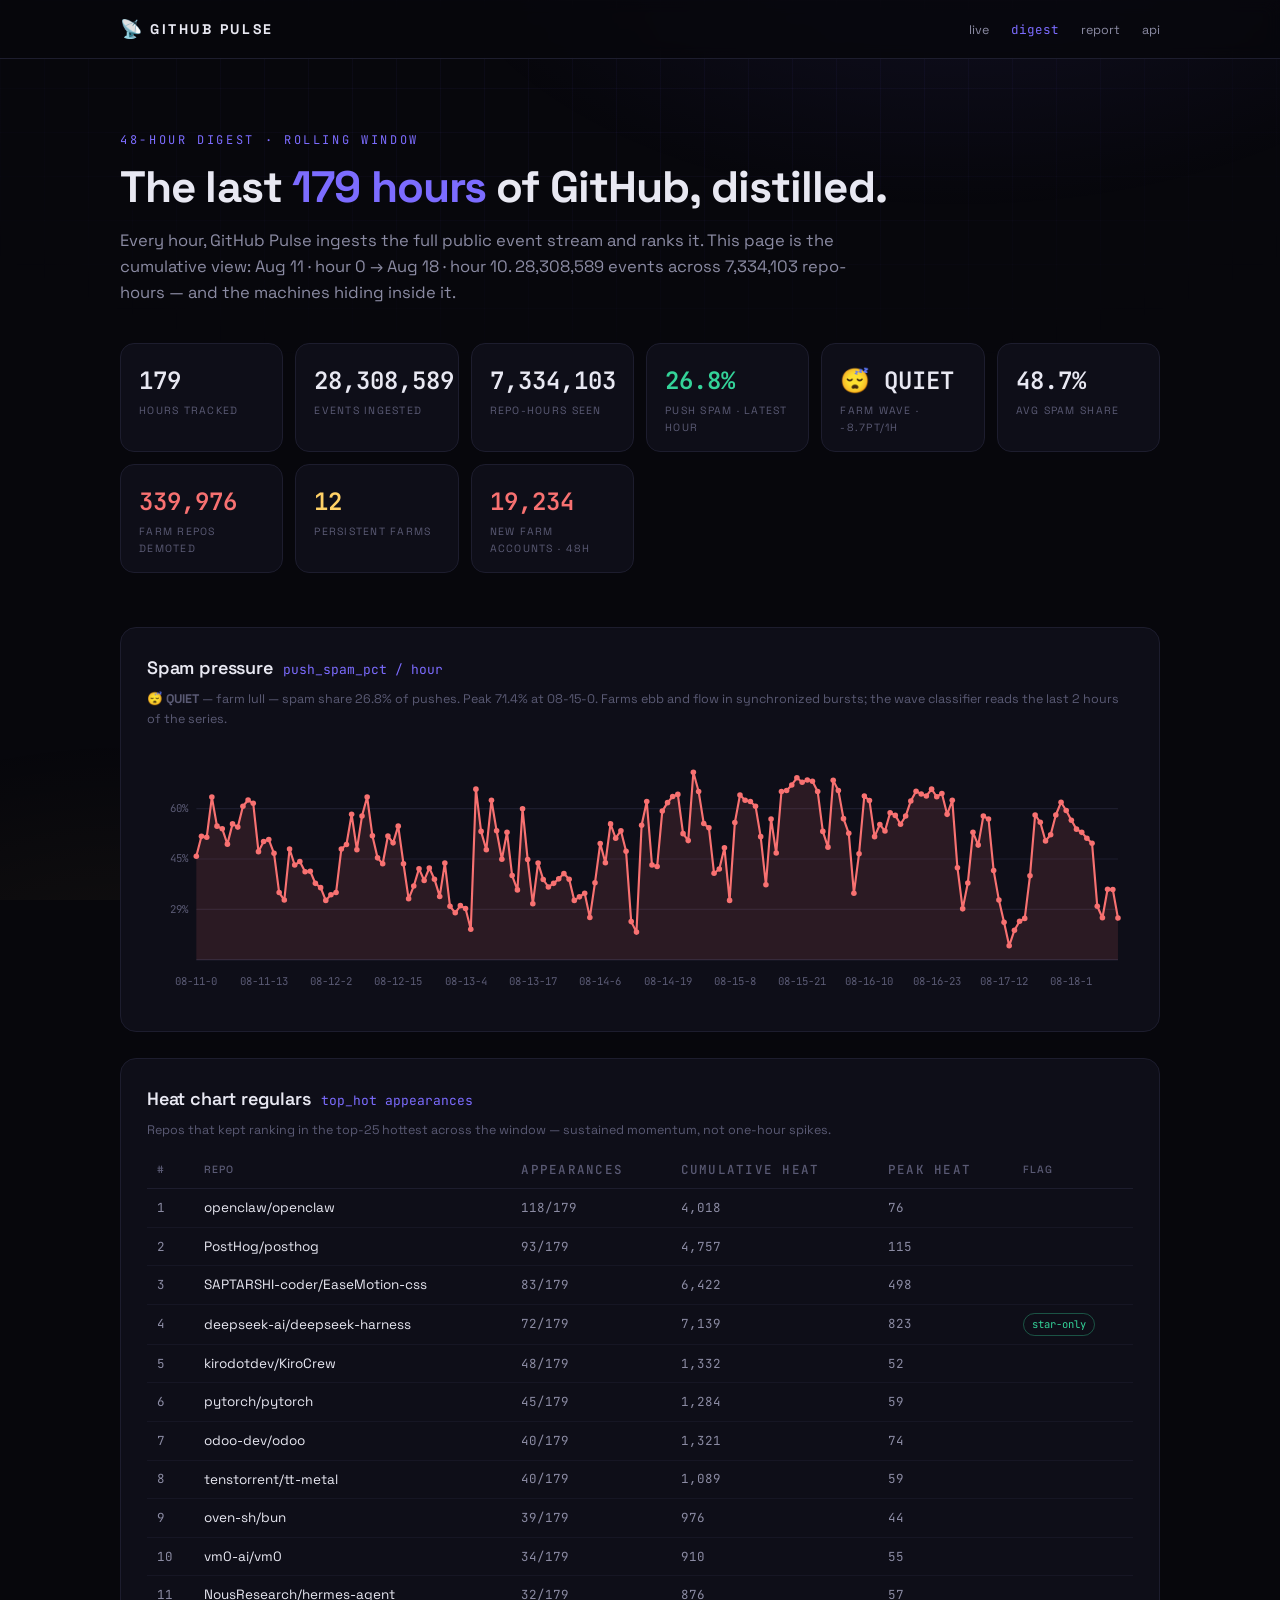
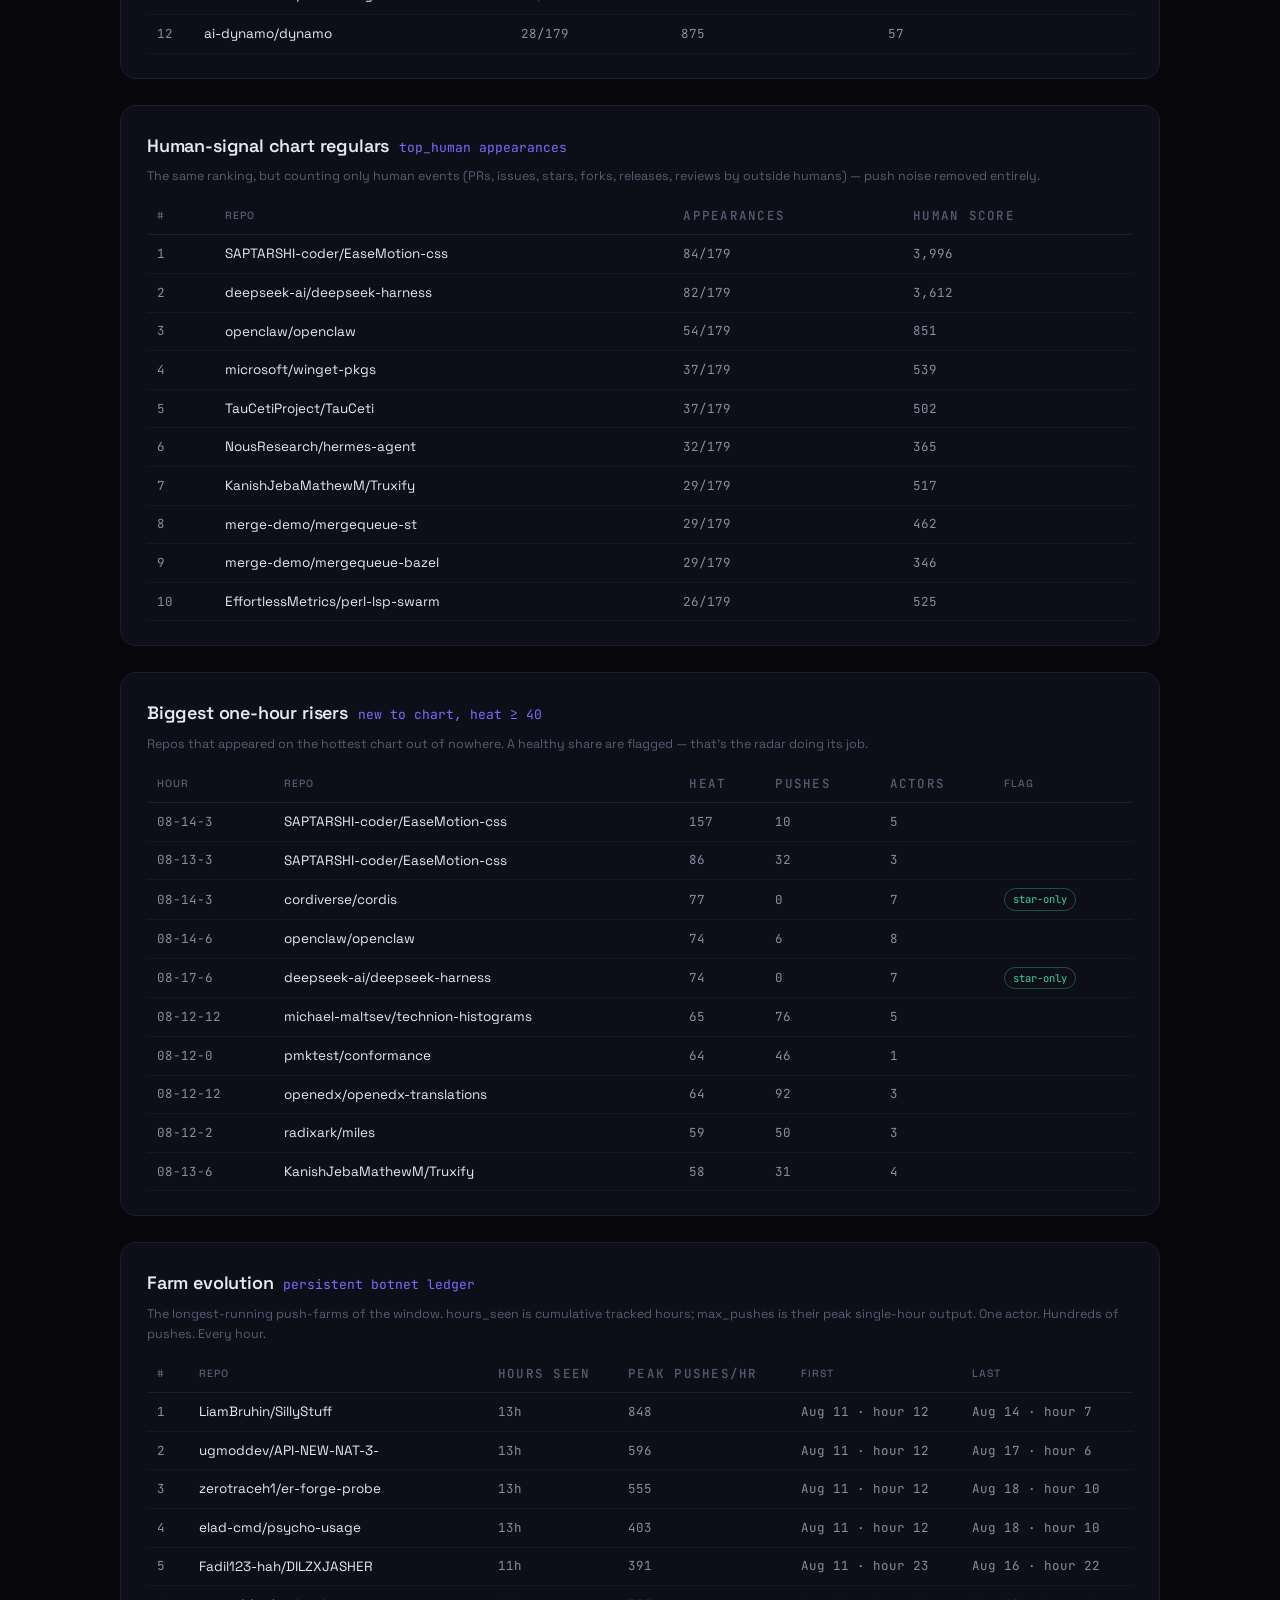
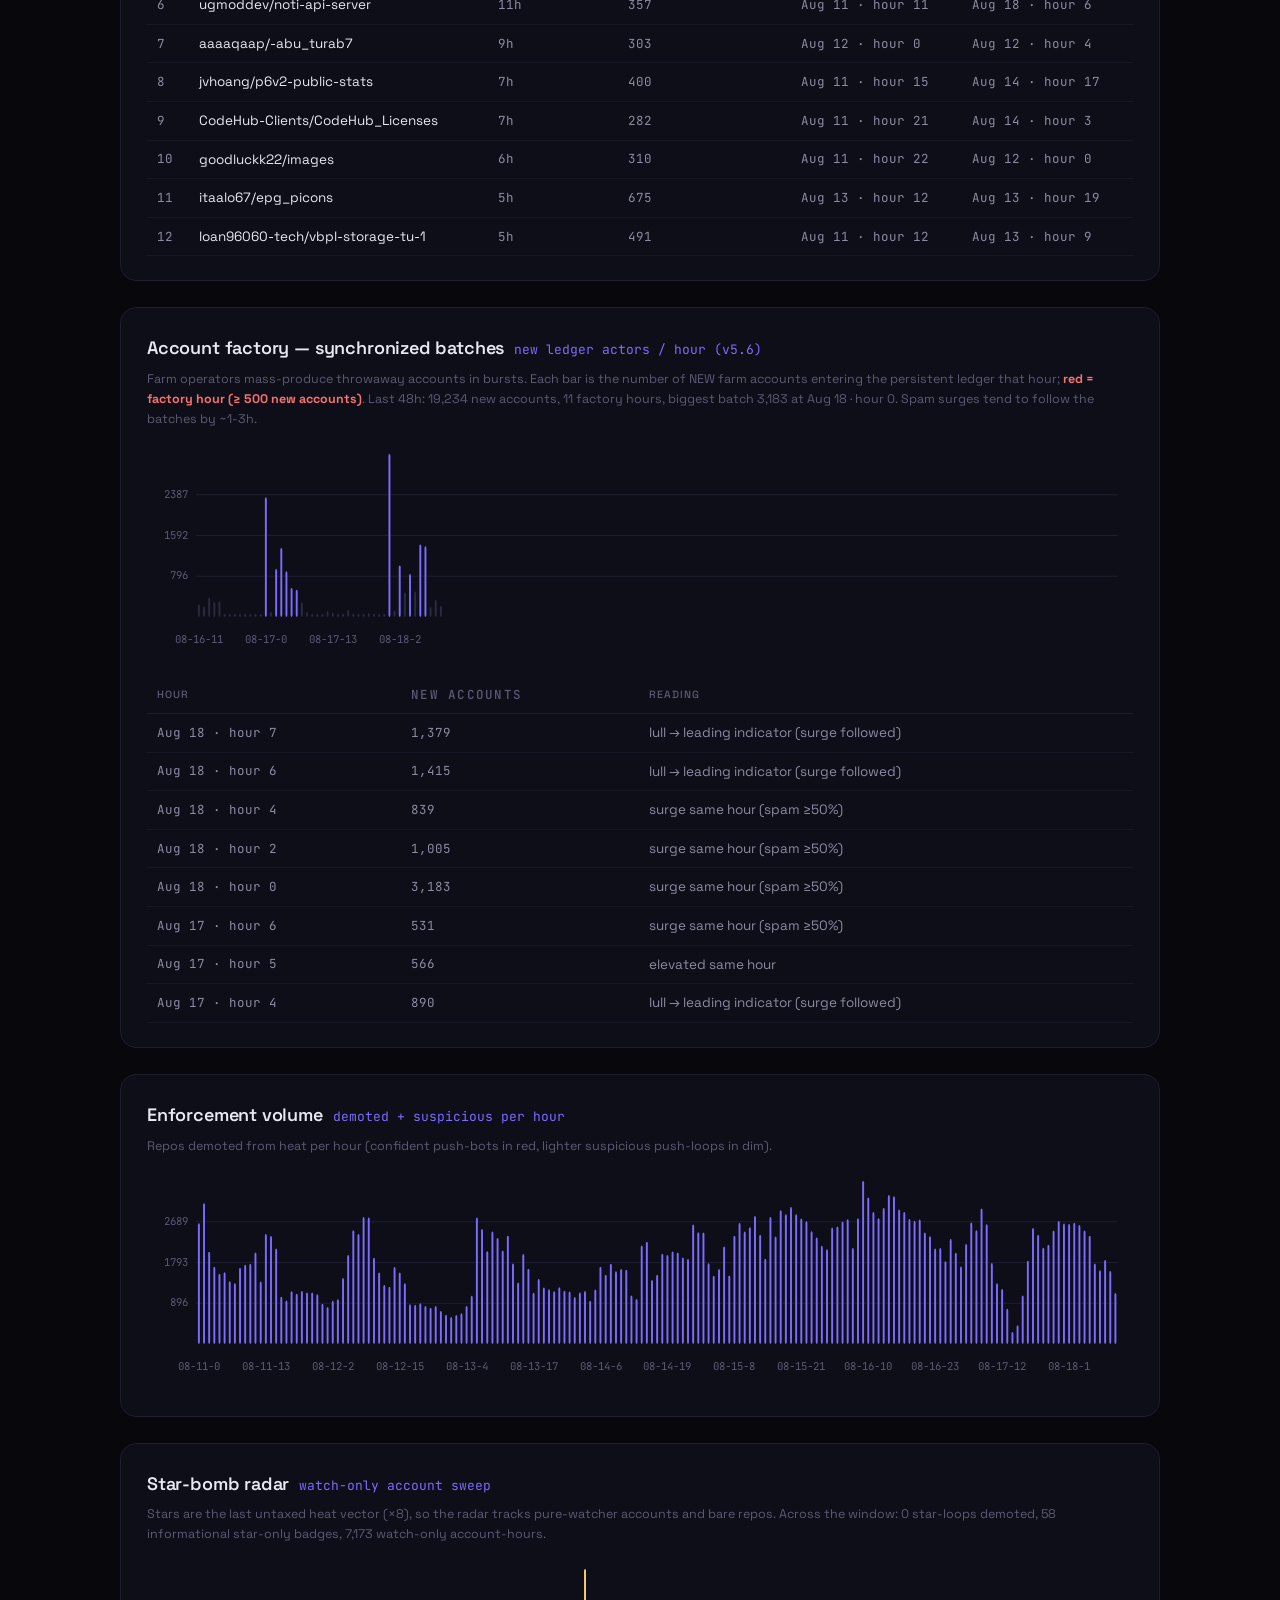
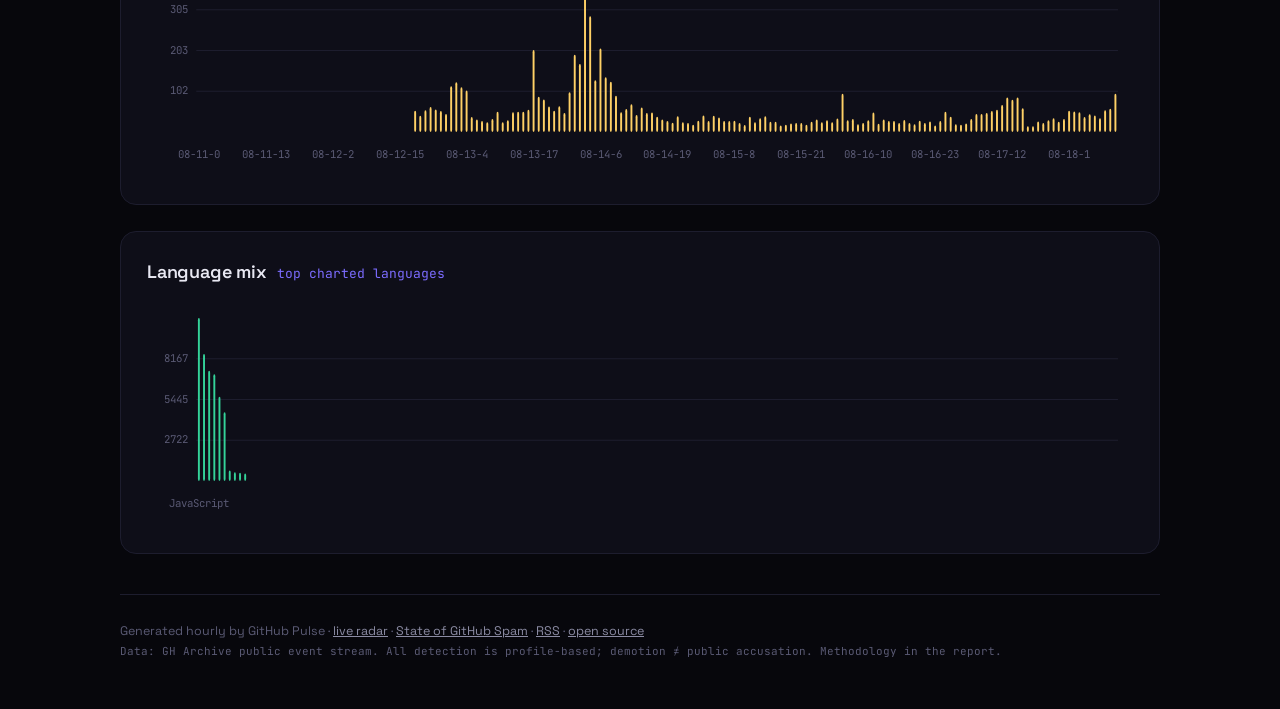
<file: site/weekly.html>
<!DOCTYPE html>
<html lang="en">
<head>
<meta charset="UTF-8">
<meta name="viewport" content="width=device-width, initial-scale=1.0">
<title>48h Digest — the last 179 hours of GitHub, distilled · GitHub Pulse</title>
<meta name="description" content="The 48-hour digest from GitHub Pulse: 179 hours, 28,308,589 events, 7,334,103 repos touched, 48.7% average spam share. Hot-chart regulars, farm evolution, star-bomb radar, language mix.">
<meta property="og:type" content="article">
<meta property="og:title" content="48h Digest — what GitHub actually looked like for 179 hours straight">
<meta property="og:description" content="179 hours of the full GH event stream: 28,308,589 events, 7,334,103 repos, 48.7% avg push-spam share, 339,976 farm repos demoted. Charts inside.">
<meta property="og:url" content="https://github-pulse.surge.sh/weekly.html">
<meta name="twitter:card" content="summary_large_image">
<link rel="icon" href="data:image/svg+xml,<svg xmlns='http://www.w3.org/2000/svg' viewBox='0 0 100 100'><text y='.9em' font-size='90'>📊</text></svg>">
<link rel="preconnect" href="https://fonts.googleapis.com">
<link rel="preconnect" href="https://fonts.gstatic.com" crossorigin>
<link href="https://fonts.googleapis.com/css2?family=Space+Grotesk:wght@400;500;600;700&family=JetBrains+Mono:wght@400;500;600&display=swap" rel="stylesheet">
<style>
:root{--bg:#07070c;--panel:#0e0e18;--panel2:#12121f;--border:#1d1d2e;--text:#e8e8f2;--dim:#8b8ba3;--faint:#5a5a74;--accent:#7c6cff;--gold:#ffd166;--silver:#c0c7d1;--bronze:#e08e5a;--green:#34d399;--red:#f87171;--orange:#fb923c;--mono:'JetBrains Mono',ui-monospace,SFMono-Regular,Menlo,monospace;--sans:'Space Grotesk',-apple-system,BlinkMacSystemFont,'Segoe UI',sans-serif}
*{margin:0;padding:0;box-sizing:border-box}
body{background:var(--bg);color:var(--text);font-family:var(--sans);line-height:1.6;-webkit-font-smoothing:antialiased}
.bg-glow{position:fixed;inset:0;pointer-events:none;background:radial-gradient(900px 500px at 75% -10%,rgba(124,108,255,.10),transparent 60%),radial-gradient(700px 420px at 10% 110%,rgba(255,209,102,.05),transparent 60%);z-index:0}
.bg-grid{position:fixed;inset:0;pointer-events:none;background-image:linear-gradient(rgba(124,108,255,.045) 1px,transparent 1px),linear-gradient(90deg,rgba(124,108,255,.045) 1px,transparent 1px);background-size:44px 44px;mask-image:radial-gradient(ellipse 90% 60% at 50% 0%,#000 30%,transparent 75%);z-index:0}
.wrap{position:relative;z-index:1;max-width:1080px;margin:0 auto;padding:0 20px}
.topbar{border-bottom:1px solid var(--border);background:rgba(7,7,12,.8);backdrop-filter:blur(8px);position:sticky;top:0;z-index:5}
.topbar-inner{display:flex;align-items:center;justify-content:space-between;height:58px}
.brand{display:flex;align-items:center;gap:8px;text-decoration:none;color:var(--text);font-weight:700;letter-spacing:.02em}
.brand-mark{font-size:18px}
.brand-name{font-size:14px;letter-spacing:.18em}
.nav a{color:var(--dim);text-decoration:none;font-size:12.5px;margin-left:18px;transition:color .15s}
.nav a:hover{color:var(--accent)}
.nav .live{color:var(--accent);font-family:var(--mono)}
.hero{padding:72px 0 20px}
.kicker{font-family:var(--mono);font-size:12px;letter-spacing:.22em;color:var(--accent);text-transform:uppercase}
.hero h1{font-size:44px;line-height:1.08;letter-spacing:-.02em;margin:14px 0 16px;font-weight:700}
.hero h1 .accent{color:var(--accent)}
.hero p.sub{color:var(--dim);font-size:16.5px;max-width:760px}
.stats{display:grid;grid-template-columns:repeat(auto-fit,minmax(150px,1fr));gap:12px;margin:36px 0 8px}
.stat{background:var(--panel);border:1px solid var(--border);border-radius:14px;padding:18px 18px 14px}
.stat-num{font-family:var(--mono);font-size:24px;font-weight:600;color:var(--text)}
.stat-num.warn{color:var(--red)}
.stat-num.good{color:var(--green)}
.stat-num.gold{color:var(--gold)}
.stat-label{font-size:10.5px;color:var(--faint);text-transform:uppercase;letter-spacing:.12em;margin-top:3px}
.panel{background:var(--panel);border:1px solid var(--border);border-radius:16px;padding:26px 26px 24px;margin:26px 0}
.panel-head{display:flex;align-items:baseline;gap:10px;flex-wrap:wrap;margin-bottom:6px}
.panel-head h2{font-size:18px;font-weight:600;letter-spacing:-.01em}
.h-num{color:var(--accent);font-family:var(--mono);font-size:13px}
.panel-sub{color:var(--faint);font-size:12.5px}
.lede{color:var(--dim);font-size:14.5px;max-width:820px;margin:8px 0 18px}
.chart{width:100%;height:auto;margin:10px 0 4px}
.chart .ax{fill:var(--faint);font-family:var(--mono);font-size:10px}
table{width:100%;border-collapse:collapse;font-size:13.5px;margin-top:12px}
th{font-size:10.5px;text-transform:uppercase;letter-spacing:.1em;color:var(--faint);text-align:left;padding:8px 10px;border-bottom:1px solid var(--border);font-weight:500}
td{padding:8px 10px;border-bottom:1px solid #161624;color:var(--dim)}
td.mono,th.mono{font-family:var(--mono);font-size:12.5px}
tr:hover td{background:rgba(124,108,255,.04)}
td a{color:var(--text);text-decoration:none}
td a:hover{color:var(--accent)}
.badge{display:inline-block;font-family:var(--mono);font-size:10.5px;padding:2px 8px;border-radius:99px;border:1px solid var(--border);color:var(--dim)}
.badge.red{border-color:rgba(248,113,113,.4);color:var(--red)}
.badge.green{border-color:rgba(52,211,153,.35);color:var(--green)}
.footer{border-top:1px solid var(--border);margin:40px 0 0;padding:26px 0 48px;color:var(--faint);font-size:12.5px}
.footer a{color:var(--dim)}
.note{font-family:var(--mono);font-size:11px;color:var(--faint)}
@media(max-width:640px){.hero h1{font-size:30px}.stats{grid-template-columns:repeat(2,1fr)}}
</style>
</head>
<body>
<div class="bg-glow"></div><div class="bg-grid"></div>
<div class="topbar"><div class="wrap topbar-inner">
  <a class="brand" href="./index.html"><span class="brand-mark">📡</span><span class="brand-name">GITHUB&nbsp;PULSE</span></a>
  <nav class="nav">
    <a href="./index.html">live</a>
    <a href="./weekly.html" class="live">digest</a>
    <a href="./report.html">report</a>
    <a href="./api.html">api</a>
  </nav>
</div></div>
<div class="wrap">
  <div class="hero">
    <div class="kicker">48-hour digest · rolling window</div>
    <h1>The last <span class="accent">179 hours</span> of GitHub, distilled.</h1>
    <p class="sub">Every hour, GitHub Pulse ingests the full public event stream and ranks it. This page is the cumulative view: Aug 11 · hour 0 → Aug 18 · hour 10. 28,308,589 events across 7,334,103 repo-hours — and the machines hiding inside it.</p>
    <div class="stats">
      <div class="stat"><div class="stat-num">179</div><div class="stat-label">hours tracked</div></div>
      <div class="stat"><div class="stat-num">28,308,589</div><div class="stat-label">events ingested</div></div>
      <div class="stat"><div class="stat-num">7,334,103</div><div class="stat-label">repo-hours seen</div></div>
      <div class="stat"><div class="stat-num good">26.8%</div><div class="stat-label">push spam · latest hour</div></div>
      <div class="stat"><div class="stat-num ">😴 QUIET</div><div class="stat-label">farm wave · -8.7pt/1h</div></div>
      <div class="stat"><div class="stat-num ">48.7%</div><div class="stat-label">avg spam share</div></div>
      <div class="stat"><div class="stat-num warn">339,976</div><div class="stat-label">farm repos demoted</div></div>
      <div class="stat"><div class="stat-num gold">12</div><div class="stat-label">persistent farms</div></div>
      <div class="stat"><div class="stat-num warn">19,234</div><div class="stat-label">new farm accounts · 48h</div></div>
    </div>
  </div>

  <div class="panel">
    <div class="panel-head"><h2>Spam pressure</h2><span class="h-num">push_spam_pct / hour</span></div>
    <div class="panel-sub"><b>😴 QUIET</b> — farm lull — spam share 26.8% of pushes. Peak 71.4% at 08-15-0. Farms ebb and flow in synchronized bursts; the wave classifier reads the last 2 hours of the series.</div>
    <svg viewBox="0 0 920 240" class="chart" role="img" aria-label="spam share per hour">
<line x1="46" y1="65.0" x2="906" y2="65.0" stroke="#1d1d2e" stroke-width="1"/><text x="38" y="68.0" text-anchor="end" class="ax">60%</text><line x1="46" y1="112.0" x2="906" y2="112.0" stroke="#1d1d2e" stroke-width="1"/><text x="38" y="115.0" text-anchor="end" class="ax">45%</text><line x1="46" y1="159.0" x2="906" y2="159.0" stroke="#1d1d2e" stroke-width="1"/><text x="38" y="162.0" text-anchor="end" class="ax">29%</text><line x1="46" y1="206" x2="906" y2="206" stroke="#2a2a40" stroke-width="1"/><polygon points="46,206 46.0,109.4 50.8,90.8 55.7,91.7 60.5,54.2 65.3,81.3 70.2,83.8 75.0,98.1 79.8,79.2 84.7,82.2 89.5,62.7 94.3,56.9 99.1,60.0 104.0,105.1 108.8,95.7 113.6,93.8 118.5,106.7 123.3,143.3 128.1,150.3 133.0,102.7 137.8,117.6 142.6,114.3 147.5,123.8 152.3,123.4 157.1,134.7 162.0,138.7 166.8,150.6 171.6,145.4 176.4,143.3 181.3,102.7 186.1,98.4 190.9,70.3 195.8,103.3 200.6,71.9 205.4,54.2 210.3,90.2 215.1,110.9 219.9,116.4 224.8,90.5 229.6,96.9 234.4,81.3 239.3,116.4 244.1,149.1 248.9,137.2 253.8,121.0 258.6,132.0 263.4,120.4 268.2,130.8 273.1,146.9 277.9,115.8 282.7,156.1 287.6,162.2 292.4,155.5 297.2,158.2 302.1,177.5 306.9,46.8 311.7,86.2 316.6,103.3 321.4,57.2 326.2,85.6 331.1,112.2 335.9,87.1 340.7,127.4 345.6,140.8 350.4,65.1 355.2,112.5 360.0,153.7 364.9,115.8 369.7,131.1 374.5,138.1 379.4,134.7 384.2,130.5 389.0,125.6 393.9,130.8 398.7,150.6 403.5,147.3 408.4,143.9 413.2,166.5 418.0,134.1 422.9,97.5 427.7,115.5 432.5,79.2 437.3,92.6 442.2,85.6 447.0,104.8 451.8,170.4 456.7,180.2 461.5,80.4 466.3,58.4 471.2,117.6 476.0,118.9 480.8,67.3 485.7,59.4 490.5,53.6 495.3,51.7 500.2,88.3 505.0,94.8 509.8,31.0 514.7,49.0 519.5,78.9 524.3,82.9 529.1,125.3 534.0,121.3 538.8,101.5 543.6,150.6 548.5,78.0 553.3,52.3 558.1,57.2 563.0,58.4 567.8,62.7 572.6,91.1 577.5,136.0 582.3,74.6 587.1,106.4 592.0,49.0 596.8,48.1 601.6,42.9 606.4,36.2 611.3,40.4 616.1,38.3 620.9,39.5 625.8,49.0 630.6,86.2 635.4,100.9 640.3,38.6 645.1,48.1 649.9,74.3 654.8,88.0 659.6,143.9 664.4,107.0 669.3,53.2 674.1,57.5 678.9,91.1 683.8,79.8 688.6,85.9 693.4,68.8 698.2,71.3 703.1,79.5 707.9,71.9 712.7,57.8 717.6,48.7 722.4,51.4 727.2,53.2 732.1,46.8 736.9,53.9 741.7,50.8 746.6,70.3 751.4,57.2 756.2,120.1 761.1,158.5 765.9,134.4 770.7,87.1 775.6,99.0 780.4,71.9 785.2,74.6 790.0,122.8 794.9,150.3 799.7,171.1 804.5,193.0 809.4,178.4 814.2,170.1 819.0,167.4 823.9,127.7 828.7,70.9 833.5,77.7 838.4,95.1 843.2,89.3 848.0,70.9 852.9,59.0 857.7,66.7 862.5,75.8 867.3,84.1 872.2,87.1 877.0,92.6 881.8,97.2 886.7,156.1 891.5,166.8 896.3,140.2 901.2,140.5 906.0,167.1 906.0,206" fill="#f87171" opacity="0.12"/>
<polyline points="46.0,109.4 50.8,90.8 55.7,91.7 60.5,54.2 65.3,81.3 70.2,83.8 75.0,98.1 79.8,79.2 84.7,82.2 89.5,62.7 94.3,56.9 99.1,60.0 104.0,105.1 108.8,95.7 113.6,93.8 118.5,106.7 123.3,143.3 128.1,150.3 133.0,102.7 137.8,117.6 142.6,114.3 147.5,123.8 152.3,123.4 157.1,134.7 162.0,138.7 166.8,150.6 171.6,145.4 176.4,143.3 181.3,102.7 186.1,98.4 190.9,70.3 195.8,103.3 200.6,71.9 205.4,54.2 210.3,90.2 215.1,110.9 219.9,116.4 224.8,90.5 229.6,96.9 234.4,81.3 239.3,116.4 244.1,149.1 248.9,137.2 253.8,121.0 258.6,132.0 263.4,120.4 268.2,130.8 273.1,146.9 277.9,115.8 282.7,156.1 287.6,162.2 292.4,155.5 297.2,158.2 302.1,177.5 306.9,46.8 311.7,86.2 316.6,103.3 321.4,57.2 326.2,85.6 331.1,112.2 335.9,87.1 340.7,127.4 345.6,140.8 350.4,65.1 355.2,112.5 360.0,153.7 364.9,115.8 369.7,131.1 374.5,138.1 379.4,134.7 384.2,130.5 389.0,125.6 393.9,130.8 398.7,150.6 403.5,147.3 408.4,143.9 413.2,166.5 418.0,134.1 422.9,97.5 427.7,115.5 432.5,79.2 437.3,92.6 442.2,85.6 447.0,104.8 451.8,170.4 456.7,180.2 461.5,80.4 466.3,58.4 471.2,117.6 476.0,118.9 480.8,67.3 485.7,59.4 490.5,53.6 495.3,51.7 500.2,88.3 505.0,94.8 509.8,31.0 514.7,49.0 519.5,78.9 524.3,82.9 529.1,125.3 534.0,121.3 538.8,101.5 543.6,150.6 548.5,78.0 553.3,52.3 558.1,57.2 563.0,58.4 567.8,62.7 572.6,91.1 577.5,136.0 582.3,74.6 587.1,106.4 592.0,49.0 596.8,48.1 601.6,42.9 606.4,36.2 611.3,40.4 616.1,38.3 620.9,39.5 625.8,49.0 630.6,86.2 635.4,100.9 640.3,38.6 645.1,48.1 649.9,74.3 654.8,88.0 659.6,143.9 664.4,107.0 669.3,53.2 674.1,57.5 678.9,91.1 683.8,79.8 688.6,85.9 693.4,68.8 698.2,71.3 703.1,79.5 707.9,71.9 712.7,57.8 717.6,48.7 722.4,51.4 727.2,53.2 732.1,46.8 736.9,53.9 741.7,50.8 746.6,70.3 751.4,57.2 756.2,120.1 761.1,158.5 765.9,134.4 770.7,87.1 775.6,99.0 780.4,71.9 785.2,74.6 790.0,122.8 794.9,150.3 799.7,171.1 804.5,193.0 809.4,178.4 814.2,170.1 819.0,167.4 823.9,127.7 828.7,70.9 833.5,77.7 838.4,95.1 843.2,89.3 848.0,70.9 852.9,59.0 857.7,66.7 862.5,75.8 867.3,84.1 872.2,87.1 877.0,92.6 881.8,97.2 886.7,156.1 891.5,166.8 896.3,140.2 901.2,140.5 906.0,167.1" fill="none" stroke="#f87171" stroke-width="2" stroke-linejoin="round" stroke-linecap="round"/><circle cx="46.0" cy="109.4" r="2.6" fill="#f87171"/><circle cx="50.8" cy="90.8" r="2.6" fill="#f87171"/><circle cx="55.7" cy="91.7" r="2.6" fill="#f87171"/><circle cx="60.5" cy="54.2" r="2.6" fill="#f87171"/><circle cx="65.3" cy="81.3" r="2.6" fill="#f87171"/><circle cx="70.2" cy="83.8" r="2.6" fill="#f87171"/><circle cx="75.0" cy="98.1" r="2.6" fill="#f87171"/><circle cx="79.8" cy="79.2" r="2.6" fill="#f87171"/><circle cx="84.7" cy="82.2" r="2.6" fill="#f87171"/><circle cx="89.5" cy="62.7" r="2.6" fill="#f87171"/><circle cx="94.3" cy="56.9" r="2.6" fill="#f87171"/><circle cx="99.1" cy="60.0" r="2.6" fill="#f87171"/><circle cx="104.0" cy="105.1" r="2.6" fill="#f87171"/><circle cx="108.8" cy="95.7" r="2.6" fill="#f87171"/><circle cx="113.6" cy="93.8" r="2.6" fill="#f87171"/><circle cx="118.5" cy="106.7" r="2.6" fill="#f87171"/><circle cx="123.3" cy="143.3" r="2.6" fill="#f87171"/><circle cx="128.1" cy="150.3" r="2.6" fill="#f87171"/><circle cx="133.0" cy="102.7" r="2.6" fill="#f87171"/><circle cx="137.8" cy="117.6" r="2.6" fill="#f87171"/><circle cx="142.6" cy="114.3" r="2.6" fill="#f87171"/><circle cx="147.5" cy="123.8" r="2.6" fill="#f87171"/><circle cx="152.3" cy="123.4" r="2.6" fill="#f87171"/><circle cx="157.1" cy="134.7" r="2.6" fill="#f87171"/><circle cx="162.0" cy="138.7" r="2.6" fill="#f87171"/><circle cx="166.8" cy="150.6" r="2.6" fill="#f87171"/><circle cx="171.6" cy="145.4" r="2.6" fill="#f87171"/><circle cx="176.4" cy="143.3" r="2.6" fill="#f87171"/><circle cx="181.3" cy="102.7" r="2.6" fill="#f87171"/><circle cx="186.1" cy="98.4" r="2.6" fill="#f87171"/><circle cx="190.9" cy="70.3" r="2.6" fill="#f87171"/><circle cx="195.8" cy="103.3" r="2.6" fill="#f87171"/><circle cx="200.6" cy="71.9" r="2.6" fill="#f87171"/><circle cx="205.4" cy="54.2" r="2.6" fill="#f87171"/><circle cx="210.3" cy="90.2" r="2.6" fill="#f87171"/><circle cx="215.1" cy="110.9" r="2.6" fill="#f87171"/><circle cx="219.9" cy="116.4" r="2.6" fill="#f87171"/><circle cx="224.8" cy="90.5" r="2.6" fill="#f87171"/><circle cx="229.6" cy="96.9" r="2.6" fill="#f87171"/><circle cx="234.4" cy="81.3" r="2.6" fill="#f87171"/><circle cx="239.3" cy="116.4" r="2.6" fill="#f87171"/><circle cx="244.1" cy="149.1" r="2.6" fill="#f87171"/><circle cx="248.9" cy="137.2" r="2.6" fill="#f87171"/><circle cx="253.8" cy="121.0" r="2.6" fill="#f87171"/><circle cx="258.6" cy="132.0" r="2.6" fill="#f87171"/><circle cx="263.4" cy="120.4" r="2.6" fill="#f87171"/><circle cx="268.2" cy="130.8" r="2.6" fill="#f87171"/><circle cx="273.1" cy="146.9" r="2.6" fill="#f87171"/><circle cx="277.9" cy="115.8" r="2.6" fill="#f87171"/><circle cx="282.7" cy="156.1" r="2.6" fill="#f87171"/><circle cx="287.6" cy="162.2" r="2.6" fill="#f87171"/><circle cx="292.4" cy="155.5" r="2.6" fill="#f87171"/><circle cx="297.2" cy="158.2" r="2.6" fill="#f87171"/><circle cx="302.1" cy="177.5" r="2.6" fill="#f87171"/><circle cx="306.9" cy="46.8" r="2.6" fill="#f87171"/><circle cx="311.7" cy="86.2" r="2.6" fill="#f87171"/><circle cx="316.6" cy="103.3" r="2.6" fill="#f87171"/><circle cx="321.4" cy="57.2" r="2.6" fill="#f87171"/><circle cx="326.2" cy="85.6" r="2.6" fill="#f87171"/><circle cx="331.1" cy="112.2" r="2.6" fill="#f87171"/><circle cx="335.9" cy="87.1" r="2.6" fill="#f87171"/><circle cx="340.7" cy="127.4" r="2.6" fill="#f87171"/><circle cx="345.6" cy="140.8" r="2.6" fill="#f87171"/><circle cx="350.4" cy="65.1" r="2.6" fill="#f87171"/><circle cx="355.2" cy="112.5" r="2.6" fill="#f87171"/><circle cx="360.0" cy="153.7" r="2.6" fill="#f87171"/><circle cx="364.9" cy="115.8" r="2.6" fill="#f87171"/><circle cx="369.7" cy="131.1" r="2.6" fill="#f87171"/><circle cx="374.5" cy="138.1" r="2.6" fill="#f87171"/><circle cx="379.4" cy="134.7" r="2.6" fill="#f87171"/><circle cx="384.2" cy="130.5" r="2.6" fill="#f87171"/><circle cx="389.0" cy="125.6" r="2.6" fill="#f87171"/><circle cx="393.9" cy="130.8" r="2.6" fill="#f87171"/><circle cx="398.7" cy="150.6" r="2.6" fill="#f87171"/><circle cx="403.5" cy="147.3" r="2.6" fill="#f87171"/><circle cx="408.4" cy="143.9" r="2.6" fill="#f87171"/><circle cx="413.2" cy="166.5" r="2.6" fill="#f87171"/><circle cx="418.0" cy="134.1" r="2.6" fill="#f87171"/><circle cx="422.9" cy="97.5" r="2.6" fill="#f87171"/><circle cx="427.7" cy="115.5" r="2.6" fill="#f87171"/><circle cx="432.5" cy="79.2" r="2.6" fill="#f87171"/><circle cx="437.3" cy="92.6" r="2.6" fill="#f87171"/><circle cx="442.2" cy="85.6" r="2.6" fill="#f87171"/><circle cx="447.0" cy="104.8" r="2.6" fill="#f87171"/><circle cx="451.8" cy="170.4" r="2.6" fill="#f87171"/><circle cx="456.7" cy="180.2" r="2.6" fill="#f87171"/><circle cx="461.5" cy="80.4" r="2.6" fill="#f87171"/><circle cx="466.3" cy="58.4" r="2.6" fill="#f87171"/><circle cx="471.2" cy="117.6" r="2.6" fill="#f87171"/><circle cx="476.0" cy="118.9" r="2.6" fill="#f87171"/><circle cx="480.8" cy="67.3" r="2.6" fill="#f87171"/><circle cx="485.7" cy="59.4" r="2.6" fill="#f87171"/><circle cx="490.5" cy="53.6" r="2.6" fill="#f87171"/><circle cx="495.3" cy="51.7" r="2.6" fill="#f87171"/><circle cx="500.2" cy="88.3" r="2.6" fill="#f87171"/><circle cx="505.0" cy="94.8" r="2.6" fill="#f87171"/><circle cx="509.8" cy="31.0" r="2.6" fill="#f87171"/><circle cx="514.7" cy="49.0" r="2.6" fill="#f87171"/><circle cx="519.5" cy="78.9" r="2.6" fill="#f87171"/><circle cx="524.3" cy="82.9" r="2.6" fill="#f87171"/><circle cx="529.1" cy="125.3" r="2.6" fill="#f87171"/><circle cx="534.0" cy="121.3" r="2.6" fill="#f87171"/><circle cx="538.8" cy="101.5" r="2.6" fill="#f87171"/><circle cx="543.6" cy="150.6" r="2.6" fill="#f87171"/><circle cx="548.5" cy="78.0" r="2.6" fill="#f87171"/><circle cx="553.3" cy="52.3" r="2.6" fill="#f87171"/><circle cx="558.1" cy="57.2" r="2.6" fill="#f87171"/><circle cx="563.0" cy="58.4" r="2.6" fill="#f87171"/><circle cx="567.8" cy="62.7" r="2.6" fill="#f87171"/><circle cx="572.6" cy="91.1" r="2.6" fill="#f87171"/><circle cx="577.5" cy="136.0" r="2.6" fill="#f87171"/><circle cx="582.3" cy="74.6" r="2.6" fill="#f87171"/><circle cx="587.1" cy="106.4" r="2.6" fill="#f87171"/><circle cx="592.0" cy="49.0" r="2.6" fill="#f87171"/><circle cx="596.8" cy="48.1" r="2.6" fill="#f87171"/><circle cx="601.6" cy="42.9" r="2.6" fill="#f87171"/><circle cx="606.4" cy="36.2" r="2.6" fill="#f87171"/><circle cx="611.3" cy="40.4" r="2.6" fill="#f87171"/><circle cx="616.1" cy="38.3" r="2.6" fill="#f87171"/><circle cx="620.9" cy="39.5" r="2.6" fill="#f87171"/><circle cx="625.8" cy="49.0" r="2.6" fill="#f87171"/><circle cx="630.6" cy="86.2" r="2.6" fill="#f87171"/><circle cx="635.4" cy="100.9" r="2.6" fill="#f87171"/><circle cx="640.3" cy="38.6" r="2.6" fill="#f87171"/><circle cx="645.1" cy="48.1" r="2.6" fill="#f87171"/><circle cx="649.9" cy="74.3" r="2.6" fill="#f87171"/><circle cx="654.8" cy="88.0" r="2.6" fill="#f87171"/><circle cx="659.6" cy="143.9" r="2.6" fill="#f87171"/><circle cx="664.4" cy="107.0" r="2.6" fill="#f87171"/><circle cx="669.3" cy="53.2" r="2.6" fill="#f87171"/><circle cx="674.1" cy="57.5" r="2.6" fill="#f87171"/><circle cx="678.9" cy="91.1" r="2.6" fill="#f87171"/><circle cx="683.8" cy="79.8" r="2.6" fill="#f87171"/><circle cx="688.6" cy="85.9" r="2.6" fill="#f87171"/><circle cx="693.4" cy="68.8" r="2.6" fill="#f87171"/><circle cx="698.2" cy="71.3" r="2.6" fill="#f87171"/><circle cx="703.1" cy="79.5" r="2.6" fill="#f87171"/><circle cx="707.9" cy="71.9" r="2.6" fill="#f87171"/><circle cx="712.7" cy="57.8" r="2.6" fill="#f87171"/><circle cx="717.6" cy="48.7" r="2.6" fill="#f87171"/><circle cx="722.4" cy="51.4" r="2.6" fill="#f87171"/><circle cx="727.2" cy="53.2" r="2.6" fill="#f87171"/><circle cx="732.1" cy="46.8" r="2.6" fill="#f87171"/><circle cx="736.9" cy="53.9" r="2.6" fill="#f87171"/><circle cx="741.7" cy="50.8" r="2.6" fill="#f87171"/><circle cx="746.6" cy="70.3" r="2.6" fill="#f87171"/><circle cx="751.4" cy="57.2" r="2.6" fill="#f87171"/><circle cx="756.2" cy="120.1" r="2.6" fill="#f87171"/><circle cx="761.1" cy="158.5" r="2.6" fill="#f87171"/><circle cx="765.9" cy="134.4" r="2.6" fill="#f87171"/><circle cx="770.7" cy="87.1" r="2.6" fill="#f87171"/><circle cx="775.6" cy="99.0" r="2.6" fill="#f87171"/><circle cx="780.4" cy="71.9" r="2.6" fill="#f87171"/><circle cx="785.2" cy="74.6" r="2.6" fill="#f87171"/><circle cx="790.0" cy="122.8" r="2.6" fill="#f87171"/><circle cx="794.9" cy="150.3" r="2.6" fill="#f87171"/><circle cx="799.7" cy="171.1" r="2.6" fill="#f87171"/><circle cx="804.5" cy="193.0" r="2.6" fill="#f87171"/><circle cx="809.4" cy="178.4" r="2.6" fill="#f87171"/><circle cx="814.2" cy="170.1" r="2.6" fill="#f87171"/><circle cx="819.0" cy="167.4" r="2.6" fill="#f87171"/><circle cx="823.9" cy="127.7" r="2.6" fill="#f87171"/><circle cx="828.7" cy="70.9" r="2.6" fill="#f87171"/><circle cx="833.5" cy="77.7" r="2.6" fill="#f87171"/><circle cx="838.4" cy="95.1" r="2.6" fill="#f87171"/><circle cx="843.2" cy="89.3" r="2.6" fill="#f87171"/><circle cx="848.0" cy="70.9" r="2.6" fill="#f87171"/><circle cx="852.9" cy="59.0" r="2.6" fill="#f87171"/><circle cx="857.7" cy="66.7" r="2.6" fill="#f87171"/><circle cx="862.5" cy="75.8" r="2.6" fill="#f87171"/><circle cx="867.3" cy="84.1" r="2.6" fill="#f87171"/><circle cx="872.2" cy="87.1" r="2.6" fill="#f87171"/><circle cx="877.0" cy="92.6" r="2.6" fill="#f87171"/><circle cx="881.8" cy="97.2" r="2.6" fill="#f87171"/><circle cx="886.7" cy="156.1" r="2.6" fill="#f87171"/><circle cx="891.5" cy="166.8" r="2.6" fill="#f87171"/><circle cx="896.3" cy="140.2" r="2.6" fill="#f87171"/><circle cx="901.2" cy="140.5" r="2.6" fill="#f87171"/><circle cx="906.0" cy="167.1" r="2.6" fill="#f87171"/><text x="46.0" y="230" text-anchor="middle" class="ax">08-11-0</text><text x="108.8" y="230" text-anchor="middle" class="ax">08-11-13</text><text x="171.6" y="230" text-anchor="middle" class="ax">08-12-2</text><text x="234.4" y="230" text-anchor="middle" class="ax">08-12-15</text><text x="297.2" y="230" text-anchor="middle" class="ax">08-13-4</text><text x="360.0" y="230" text-anchor="middle" class="ax">08-13-17</text><text x="422.9" y="230" text-anchor="middle" class="ax">08-14-6</text><text x="485.7" y="230" text-anchor="middle" class="ax">08-14-19</text><text x="548.5" y="230" text-anchor="middle" class="ax">08-15-8</text><text x="611.3" y="230" text-anchor="middle" class="ax">08-15-21</text><text x="674.1" y="230" text-anchor="middle" class="ax">08-16-10</text><text x="736.9" y="230" text-anchor="middle" class="ax">08-16-23</text><text x="799.7" y="230" text-anchor="middle" class="ax">08-17-12</text><text x="862.5" y="230" text-anchor="middle" class="ax">08-18-1</text>
</svg>
  </div>

  <div class="panel">
    <div class="panel-head"><h2>Heat chart regulars</h2><span class="h-num">top_hot appearances</span></div>
    <div class="panel-sub">Repos that kept ranking in the top-25 hottest across the window — sustained momentum, not one-hour spikes.</div>
    <table>
      <tr><th>#</th><th>repo</th><th class="mono">appearances</th><th class="mono">cumulative heat</th><th class="mono">peak heat</th><th>flag</th></tr>
      <tr><td class="mono">1</td><td><a href="https://github.com/openclaw/openclaw" rel="noopener" target="_blank">openclaw/openclaw</a></td><td class="mono">118/179</td><td class="mono">4,018</td><td class="mono">76</td><td></td></tr><tr><td class="mono">2</td><td><a href="https://github.com/PostHog/posthog" rel="noopener" target="_blank">PostHog/posthog</a></td><td class="mono">93/179</td><td class="mono">4,757</td><td class="mono">115</td><td></td></tr><tr><td class="mono">3</td><td><a href="https://github.com/SAPTARSHI-coder/EaseMotion-css" rel="noopener" target="_blank">SAPTARSHI-coder/EaseMotion-css</a></td><td class="mono">83/179</td><td class="mono">6,422</td><td class="mono">498</td><td></td></tr><tr><td class="mono">4</td><td><a href="https://github.com/deepseek-ai/deepseek-harness" rel="noopener" target="_blank">deepseek-ai/deepseek-harness</a></td><td class="mono">72/179</td><td class="mono">7,139</td><td class="mono">823</td><td> <span class="badge green">star-only</span></td></tr><tr><td class="mono">5</td><td><a href="https://github.com/kirodotdev/KiroCrew" rel="noopener" target="_blank">kirodotdev/KiroCrew</a></td><td class="mono">48/179</td><td class="mono">1,332</td><td class="mono">52</td><td></td></tr><tr><td class="mono">6</td><td><a href="https://github.com/pytorch/pytorch" rel="noopener" target="_blank">pytorch/pytorch</a></td><td class="mono">45/179</td><td class="mono">1,284</td><td class="mono">59</td><td></td></tr><tr><td class="mono">7</td><td><a href="https://github.com/odoo-dev/odoo" rel="noopener" target="_blank">odoo-dev/odoo</a></td><td class="mono">40/179</td><td class="mono">1,321</td><td class="mono">74</td><td></td></tr><tr><td class="mono">8</td><td><a href="https://github.com/tenstorrent/tt-metal" rel="noopener" target="_blank">tenstorrent/tt-metal</a></td><td class="mono">40/179</td><td class="mono">1,089</td><td class="mono">59</td><td></td></tr><tr><td class="mono">9</td><td><a href="https://github.com/oven-sh/bun" rel="noopener" target="_blank">oven-sh/bun</a></td><td class="mono">39/179</td><td class="mono">976</td><td class="mono">44</td><td></td></tr><tr><td class="mono">10</td><td><a href="https://github.com/vm0-ai/vm0" rel="noopener" target="_blank">vm0-ai/vm0</a></td><td class="mono">34/179</td><td class="mono">910</td><td class="mono">55</td><td></td></tr><tr><td class="mono">11</td><td><a href="https://github.com/NousResearch/hermes-agent" rel="noopener" target="_blank">NousResearch/hermes-agent</a></td><td class="mono">32/179</td><td class="mono">876</td><td class="mono">57</td><td></td></tr><tr><td class="mono">12</td><td><a href="https://github.com/ai-dynamo/dynamo" rel="noopener" target="_blank">ai-dynamo/dynamo</a></td><td class="mono">28/179</td><td class="mono">875</td><td class="mono">57</td><td></td></tr>
    </table>
  </div>

  <div class="panel">
    <div class="panel-head"><h2>Human-signal chart regulars</h2><span class="h-num">top_human appearances</span></div>
    <div class="panel-sub">The same ranking, but counting only human events (PRs, issues, stars, forks, releases, reviews by outside humans) — push noise removed entirely.</div>
    <table>
      <tr><th>#</th><th>repo</th><th class="mono">appearances</th><th class="mono">human score</th></tr>
      <tr><td class="mono">1</td><td><a href="https://github.com/SAPTARSHI-coder/EaseMotion-css" rel="noopener" target="_blank">SAPTARSHI-coder/EaseMotion-css</a></td><td class="mono">84/179</td><td class="mono">3,996</td></tr><tr><td class="mono">2</td><td><a href="https://github.com/deepseek-ai/deepseek-harness" rel="noopener" target="_blank">deepseek-ai/deepseek-harness</a></td><td class="mono">82/179</td><td class="mono">3,612</td></tr><tr><td class="mono">3</td><td><a href="https://github.com/openclaw/openclaw" rel="noopener" target="_blank">openclaw/openclaw</a></td><td class="mono">54/179</td><td class="mono">851</td></tr><tr><td class="mono">4</td><td><a href="https://github.com/microsoft/winget-pkgs" rel="noopener" target="_blank">microsoft/winget-pkgs</a></td><td class="mono">37/179</td><td class="mono">539</td></tr><tr><td class="mono">5</td><td><a href="https://github.com/TauCetiProject/TauCeti" rel="noopener" target="_blank">TauCetiProject/TauCeti</a></td><td class="mono">37/179</td><td class="mono">502</td></tr><tr><td class="mono">6</td><td><a href="https://github.com/NousResearch/hermes-agent" rel="noopener" target="_blank">NousResearch/hermes-agent</a></td><td class="mono">32/179</td><td class="mono">365</td></tr><tr><td class="mono">7</td><td><a href="https://github.com/KanishJebaMathewM/Truxify" rel="noopener" target="_blank">KanishJebaMathewM/Truxify</a></td><td class="mono">29/179</td><td class="mono">517</td></tr><tr><td class="mono">8</td><td><a href="https://github.com/merge-demo/mergequeue-st" rel="noopener" target="_blank">merge-demo/mergequeue-st</a></td><td class="mono">29/179</td><td class="mono">462</td></tr><tr><td class="mono">9</td><td><a href="https://github.com/merge-demo/mergequeue-bazel" rel="noopener" target="_blank">merge-demo/mergequeue-bazel</a></td><td class="mono">29/179</td><td class="mono">346</td></tr><tr><td class="mono">10</td><td><a href="https://github.com/EffortlessMetrics/perl-lsp-swarm" rel="noopener" target="_blank">EffortlessMetrics/perl-lsp-swarm</a></td><td class="mono">26/179</td><td class="mono">525</td></tr>
    </table>
  </div>

  <div class="panel">
    <div class="panel-head"><h2>Biggest one-hour risers</h2><span class="h-num">new to chart, heat ≥ 40</span></div>
    <div class="panel-sub">Repos that appeared on the hottest chart out of nowhere. A healthy share are flagged — that's the radar doing its job.</div>
    <table>
      <tr><th>hour</th><th>repo</th><th class="mono">heat</th><th class="mono">pushes</th><th class="mono">actors</th><th>flag</th></tr>
      <tr><td class="mono">08-14-3</td><td><a href="https://github.com/SAPTARSHI-coder/EaseMotion-css" rel="noopener" target="_blank">SAPTARSHI-coder/EaseMotion-css</a></td><td class="mono">157</td><td class="mono">10</td><td class="mono">5</td><td></td></tr><tr><td class="mono">08-13-3</td><td><a href="https://github.com/SAPTARSHI-coder/EaseMotion-css" rel="noopener" target="_blank">SAPTARSHI-coder/EaseMotion-css</a></td><td class="mono">86</td><td class="mono">32</td><td class="mono">3</td><td></td></tr><tr><td class="mono">08-14-3</td><td><a href="https://github.com/cordiverse/cordis" rel="noopener" target="_blank">cordiverse/cordis</a></td><td class="mono">77</td><td class="mono">0</td><td class="mono">7</td><td> <span class="badge green">star-only</span></td></tr><tr><td class="mono">08-14-6</td><td><a href="https://github.com/openclaw/openclaw" rel="noopener" target="_blank">openclaw/openclaw</a></td><td class="mono">74</td><td class="mono">6</td><td class="mono">8</td><td></td></tr><tr><td class="mono">08-17-6</td><td><a href="https://github.com/deepseek-ai/deepseek-harness" rel="noopener" target="_blank">deepseek-ai/deepseek-harness</a></td><td class="mono">74</td><td class="mono">0</td><td class="mono">7</td><td> <span class="badge green">star-only</span></td></tr><tr><td class="mono">08-12-12</td><td><a href="https://github.com/michael-maltsev/technion-histograms" rel="noopener" target="_blank">michael-maltsev/technion-histograms</a></td><td class="mono">65</td><td class="mono">76</td><td class="mono">5</td><td></td></tr><tr><td class="mono">08-12-0</td><td><a href="https://github.com/pmktest/conformance" rel="noopener" target="_blank">pmktest/conformance</a></td><td class="mono">64</td><td class="mono">46</td><td class="mono">1</td><td></td></tr><tr><td class="mono">08-12-12</td><td><a href="https://github.com/openedx/openedx-translations" rel="noopener" target="_blank">openedx/openedx-translations</a></td><td class="mono">64</td><td class="mono">92</td><td class="mono">3</td><td></td></tr><tr><td class="mono">08-12-2</td><td><a href="https://github.com/radixark/miles" rel="noopener" target="_blank">radixark/miles</a></td><td class="mono">59</td><td class="mono">50</td><td class="mono">3</td><td></td></tr><tr><td class="mono">08-13-6</td><td><a href="https://github.com/KanishJebaMathewM/Truxify" rel="noopener" target="_blank">KanishJebaMathewM/Truxify</a></td><td class="mono">58</td><td class="mono">31</td><td class="mono">4</td><td></td></tr>
    </table>
  </div>

  <div class="panel">
    <div class="panel-head"><h2>Farm evolution</h2><span class="h-num">persistent botnet ledger</span></div>
    <div class="panel-sub">The longest-running push-farms of the window. <span class="mono">hours_seen</span> is cumulative tracked hours; <span class="mono">max_pushes</span> is their peak single-hour output. One actor. Hundreds of pushes. Every hour.</div>
    <table>
      <tr><th>#</th><th>repo</th><th class="mono">hours seen</th><th class="mono">peak pushes/hr</th><th>first</th><th>last</th></tr>
      <tr><td class="mono">1</td><td><a href="https://github.com/LiamBruhin/SillyStuff" rel="noopener" target="_blank">LiamBruhin/SillyStuff</a></td><td class="mono">13h</td><td class="mono">848</td><td class="mono">Aug 11 · hour 12</td><td class="mono">Aug 14 · hour 7</td></tr><tr><td class="mono">2</td><td><a href="https://github.com/ugmoddev/API-NEW-NAT-3-" rel="noopener" target="_blank">ugmoddev/API-NEW-NAT-3-</a></td><td class="mono">13h</td><td class="mono">596</td><td class="mono">Aug 11 · hour 12</td><td class="mono">Aug 17 · hour 6</td></tr><tr><td class="mono">3</td><td><a href="https://github.com/zerotraceh1/er-forge-probe" rel="noopener" target="_blank">zerotraceh1/er-forge-probe</a></td><td class="mono">13h</td><td class="mono">555</td><td class="mono">Aug 11 · hour 12</td><td class="mono">Aug 18 · hour 10</td></tr><tr><td class="mono">4</td><td><a href="https://github.com/elad-cmd/psycho-usage" rel="noopener" target="_blank">elad-cmd/psycho-usage</a></td><td class="mono">13h</td><td class="mono">403</td><td class="mono">Aug 11 · hour 12</td><td class="mono">Aug 18 · hour 10</td></tr><tr><td class="mono">5</td><td><a href="https://github.com/Fadil123-hah/DILZXJASHER" rel="noopener" target="_blank">Fadil123-hah/DILZXJASHER</a></td><td class="mono">11h</td><td class="mono">391</td><td class="mono">Aug 11 · hour 23</td><td class="mono">Aug 16 · hour 22</td></tr><tr><td class="mono">6</td><td><a href="https://github.com/ugmoddev/noti-api-server" rel="noopener" target="_blank">ugmoddev/noti-api-server</a></td><td class="mono">11h</td><td class="mono">357</td><td class="mono">Aug 11 · hour 11</td><td class="mono">Aug 18 · hour 6</td></tr><tr><td class="mono">7</td><td><a href="https://github.com/aaaaqaap/-abu_turab7" rel="noopener" target="_blank">aaaaqaap/-abu_turab7</a></td><td class="mono">9h</td><td class="mono">303</td><td class="mono">Aug 12 · hour 0</td><td class="mono">Aug 12 · hour 4</td></tr><tr><td class="mono">8</td><td><a href="https://github.com/jvhoang/p6v2-public-stats" rel="noopener" target="_blank">jvhoang/p6v2-public-stats</a></td><td class="mono">7h</td><td class="mono">400</td><td class="mono">Aug 11 · hour 15</td><td class="mono">Aug 14 · hour 17</td></tr><tr><td class="mono">9</td><td><a href="https://github.com/CodeHub-Clients/CodeHub_Licenses" rel="noopener" target="_blank">CodeHub-Clients/CodeHub_Licenses</a></td><td class="mono">7h</td><td class="mono">282</td><td class="mono">Aug 11 · hour 21</td><td class="mono">Aug 14 · hour 3</td></tr><tr><td class="mono">10</td><td><a href="https://github.com/goodluckk22/images" rel="noopener" target="_blank">goodluckk22/images</a></td><td class="mono">6h</td><td class="mono">310</td><td class="mono">Aug 11 · hour 22</td><td class="mono">Aug 12 · hour 0</td></tr><tr><td class="mono">11</td><td><a href="https://github.com/itaalo67/epg_picons" rel="noopener" target="_blank">itaalo67/epg_picons</a></td><td class="mono">5h</td><td class="mono">675</td><td class="mono">Aug 13 · hour 12</td><td class="mono">Aug 13 · hour 19</td></tr><tr><td class="mono">12</td><td><a href="https://github.com/loan96060-tech/vbpl-storage-tu-1" rel="noopener" target="_blank">loan96060-tech/vbpl-storage-tu-1</a></td><td class="mono">5h</td><td class="mono">491</td><td class="mono">Aug 11 · hour 12</td><td class="mono">Aug 13 · hour 9</td></tr>
    </table>
  </div>

  <div class="panel">
    <div class="panel-head"><h2>Account factory — synchronized batches</h2><span class="h-num">new ledger actors / hour (v5.6)</span></div>
    <div class="panel-sub">Farm operators mass-produce throwaway accounts in bursts. Each bar is the number of NEW farm accounts entering the persistent ledger that hour; <b style="color:var(--red)">red = factory hour (≥ 500 new accounts)</b>. Last 48h: <span class="mono">19,234 new accounts</span>, <span class="mono">11 factory hours</span>, biggest batch 3,183 at Aug 18 · hour 0. Spam surges tend to follow the batches by ~1-3h.</div>
    <svg viewBox="0 0 920 200" class="chart" role="img" aria-label="new farm accounts per hour"><line x1="46" y1="52.0" x2="906" y2="52.0" stroke="#1d1d2e" stroke-width="1"/><text x="38" y="55.0" text-anchor="end" class="ax">2387</text><line x1="46" y1="90.0" x2="906" y2="90.0" stroke="#1d1d2e" stroke-width="1"/><text x="38" y="93.0" text-anchor="end" class="ax">1592</text><line x1="46" y1="128.0" x2="906" y2="128.0" stroke="#1d1d2e" stroke-width="1"/><text x="38" y="131.0" text-anchor="end" class="ax">796</text><rect x="47.5" y="154.4" width="1.8" height="11.6" rx="2" fill="#2a2a40"><title>08-16-11: 243</title></rect><rect x="52.3" y="156.3" width="1.8" height="9.7" rx="2" fill="#2a2a40"><title>08-16-12: 204</title></rect><rect x="57.1" y="147.8" width="1.8" height="18.2" rx="2" fill="#2a2a40"><title>08-16-13: 381</title></rect><rect x="61.9" y="152.2" width="1.8" height="13.8" rx="2" fill="#2a2a40"><title>08-16-14: 288</title></rect><rect x="66.7" y="151.5" width="1.8" height="14.5" rx="2" fill="#2a2a40"><title>08-16-15: 303</title></rect><rect x="71.5" y="163.0" width="1.8" height="3.0" rx="2" fill="#2a2a40"><title>08-16-16: 40</title></rect><rect x="76.3" y="163.0" width="1.8" height="3.0" rx="2" fill="#2a2a40"><title>08-16-17: 23</title></rect><rect x="81.1" y="163.0" width="1.8" height="3.0" rx="2" fill="#2a2a40"><title>08-16-18: 29</title></rect><rect x="85.9" y="163.0" width="1.8" height="3.0" rx="2" fill="#2a2a40"><title>08-16-19: 23</title></rect><rect x="90.7" y="162.9" width="1.8" height="3.1" rx="2" fill="#2a2a40"><title>08-16-20: 64</title></rect><rect x="95.5" y="163.0" width="1.8" height="3.0" rx="2" fill="#2a2a40"><title>08-16-21: 47</title></rect><rect x="100.3" y="163.0" width="1.8" height="3.0" rx="2" fill="#2a2a40"><title>08-16-22: 36</title></rect><rect x="105.2" y="163.0" width="1.8" height="3.0" rx="2" fill="#2a2a40"><title>08-16-23: 18</title></rect><rect x="110.0" y="54.4" width="1.8" height="111.6" rx="2" fill="#7c6cff"><title>08-17-0: 2,336</title></rect><rect x="114.8" y="161.5" width="1.8" height="4.5" rx="2" fill="#2a2a40"><title>08-17-1: 94</title></rect><rect x="119.6" y="121.2" width="1.8" height="44.8" rx="2" fill="#7c6cff"><title>08-17-2: 938</title></rect><rect x="124.4" y="101.7" width="1.8" height="64.3" rx="2" fill="#7c6cff"><title>08-17-3: 1,346</title></rect><rect x="129.2" y="123.5" width="1.8" height="42.5" rx="2" fill="#7c6cff"><title>08-17-4: 890</title></rect><rect x="134.0" y="139.0" width="1.8" height="27.0" rx="2" fill="#7c6cff"><title>08-17-5: 566</title></rect><rect x="138.8" y="140.6" width="1.8" height="25.4" rx="2" fill="#7c6cff"><title>08-17-6: 531</title></rect><rect x="143.6" y="152.4" width="1.8" height="13.6" rx="2" fill="#2a2a40"><title>08-17-7: 285</title></rect><rect x="148.4" y="161.3" width="1.8" height="4.7" rx="2" fill="#2a2a40"><title>08-17-8: 99</title></rect><rect x="153.2" y="163.0" width="1.8" height="3.0" rx="2" fill="#2a2a40"><title>08-17-9: 39</title></rect><rect x="158.0" y="163.0" width="1.8" height="3.0" rx="2" fill="#2a2a40"><title>08-17-10: 16</title></rect><rect x="162.8" y="163.0" width="1.8" height="3.0" rx="2" fill="#2a2a40"><title>08-17-11: 49</title></rect><rect x="167.6" y="160.5" width="1.8" height="5.5" rx="2" fill="#2a2a40"><title>08-17-12: 115</title></rect><rect x="172.4" y="161.9" width="1.8" height="4.1" rx="2" fill="#2a2a40"><title>08-17-13: 86</title></rect><rect x="177.2" y="163.0" width="1.8" height="3.0" rx="2" fill="#2a2a40"><title>08-17-14: 24</title></rect><rect x="182.0" y="163.0" width="1.8" height="3.0" rx="2" fill="#2a2a40"><title>08-17-15: 32</title></rect><rect x="186.8" y="159.4" width="1.8" height="6.6" rx="2" fill="#2a2a40"><title>08-17-16: 138</title></rect><rect x="191.6" y="163.0" width="1.8" height="3.0" rx="2" fill="#2a2a40"><title>08-17-17: 55</title></rect><rect x="196.4" y="163.0" width="1.8" height="3.0" rx="2" fill="#2a2a40"><title>08-17-18: 34</title></rect><rect x="201.2" y="163.0" width="1.8" height="3.0" rx="2" fill="#2a2a40"><title>08-17-19: 51</title></rect><rect x="206.0" y="162.3" width="1.8" height="3.7" rx="2" fill="#2a2a40"><title>08-17-20: 77</title></rect><rect x="210.9" y="163.0" width="1.8" height="3.0" rx="2" fill="#2a2a40"><title>08-17-21: 16</title></rect><rect x="215.7" y="163.0" width="1.8" height="3.0" rx="2" fill="#2a2a40"><title>08-17-22: 34</title></rect><rect x="220.5" y="163.0" width="1.8" height="3.0" rx="2" fill="#2a2a40"><title>08-17-23: 16</title></rect><rect x="225.3" y="14.0" width="1.8" height="152.0" rx="2" fill="#7c6cff"><title>08-18-0: 3,183</title></rect><rect x="230.1" y="160.1" width="1.8" height="5.9" rx="2" fill="#2a2a40"><title>08-18-1: 123</title></rect><rect x="234.9" y="118.0" width="1.8" height="48.0" rx="2" fill="#7c6cff"><title>08-18-2: 1,005</title></rect><rect x="239.7" y="143.2" width="1.8" height="22.8" rx="2" fill="#2a2a40"><title>08-18-3: 478</title></rect><rect x="244.5" y="125.9" width="1.8" height="40.1" rx="2" fill="#7c6cff"><title>08-18-4: 839</title></rect><rect x="249.3" y="142.4" width="1.8" height="23.6" rx="2" fill="#2a2a40"><title>08-18-5: 495</title></rect><rect x="254.1" y="98.4" width="1.8" height="67.6" rx="2" fill="#7c6cff"><title>08-18-6: 1,415</title></rect><rect x="258.9" y="100.1" width="1.8" height="65.9" rx="2" fill="#7c6cff"><title>08-18-7: 1,379</title></rect><rect x="263.7" y="156.7" width="1.8" height="9.3" rx="2" fill="#2a2a40"><title>08-18-8: 195</title></rect><rect x="268.5" y="150.0" width="1.8" height="16.0" rx="2" fill="#2a2a40"><title>08-18-9: 336</title></rect><rect x="273.3" y="155.5" width="1.8" height="10.5" rx="2" fill="#2a2a40"><title>08-18-10: 220</title></rect><text x="48.4" y="190" text-anchor="middle" class="ax">08-16-11</text><text x="110.9" y="190" text-anchor="middle" class="ax">08-17-0</text><text x="173.3" y="190" text-anchor="middle" class="ax">08-17-13</text><text x="235.8" y="190" text-anchor="middle" class="ax">08-18-2</text></svg>
    <table>
      <tr><th>hour</th><th class="mono">new accounts</th><th>reading</th></tr>
      <tr><td class="mono">Aug 18 · hour 7</td><td class="mono">1,379</td><td>lull → leading indicator (surge followed)</td></tr><tr><td class="mono">Aug 18 · hour 6</td><td class="mono">1,415</td><td>lull → leading indicator (surge followed)</td></tr><tr><td class="mono">Aug 18 · hour 4</td><td class="mono">839</td><td>surge same hour (spam ≥50%)</td></tr><tr><td class="mono">Aug 18 · hour 2</td><td class="mono">1,005</td><td>surge same hour (spam ≥50%)</td></tr><tr><td class="mono">Aug 18 · hour 0</td><td class="mono">3,183</td><td>surge same hour (spam ≥50%)</td></tr><tr><td class="mono">Aug 17 · hour 6</td><td class="mono">531</td><td>surge same hour (spam ≥50%)</td></tr><tr><td class="mono">Aug 17 · hour 5</td><td class="mono">566</td><td>elevated same hour</td></tr><tr><td class="mono">Aug 17 · hour 4</td><td class="mono">890</td><td>lull → leading indicator (surge followed)</td></tr>
    </table>
  </div>

  <div class="panel">
    <div class="panel-head"><h2>Enforcement volume</h2><span class="h-num">demoted + suspicious per hour</span></div>
    <div class="panel-sub">Repos demoted from heat per hour (confident push-bots in red, lighter suspicious push-loops in dim).</div>
    <svg viewBox="0 0 920 200" class="chart" role="img" aria-label="demoted repos per hour"><line x1="46" y1="52.0" x2="906" y2="52.0" stroke="#1d1d2e" stroke-width="1"/><text x="38" y="55.0" text-anchor="end" class="ax">2689</text><line x1="46" y1="90.0" x2="906" y2="90.0" stroke="#1d1d2e" stroke-width="1"/><text x="38" y="93.0" text-anchor="end" class="ax">1793</text><line x1="46" y1="128.0" x2="906" y2="128.0" stroke="#1d1d2e" stroke-width="1"/><text x="38" y="131.0" text-anchor="end" class="ax">896</text><rect x="47.5" y="53.4" width="1.8" height="112.6" rx="2" fill="#7c6cff"><title>08-11-0: 2,656</title></rect><rect x="52.3" y="34.8" width="1.8" height="131.2" rx="2" fill="#7c6cff"><title>08-11-1: 3,095</title></rect><rect x="57.1" y="80.0" width="1.8" height="86.0" rx="2" fill="#7c6cff"><title>08-11-2: 2,029</title></rect><rect x="61.9" y="94.1" width="1.8" height="71.9" rx="2" fill="#7c6cff"><title>08-11-3: 1,695</title></rect><rect x="66.7" y="100.5" width="1.8" height="65.5" rx="2" fill="#7c6cff"><title>08-11-4: 1,546</title></rect><rect x="71.5" y="99.2" width="1.8" height="66.8" rx="2" fill="#7c6cff"><title>08-11-5: 1,575</title></rect><rect x="76.3" y="107.6" width="1.8" height="58.4" rx="2" fill="#7c6cff"><title>08-11-6: 1,378</title></rect><rect x="81.1" y="109.5" width="1.8" height="56.5" rx="2" fill="#7c6cff"><title>08-11-7: 1,333</title></rect><rect x="85.9" y="95.0" width="1.8" height="71.0" rx="2" fill="#7c6cff"><title>08-11-8: 1,674</title></rect><rect x="90.7" y="92.2" width="1.8" height="73.8" rx="2" fill="#7c6cff"><title>08-11-9: 1,740</title></rect><rect x="95.5" y="91.3" width="1.8" height="74.7" rx="2" fill="#7c6cff"><title>08-11-10: 1,762</title></rect><rect x="100.3" y="80.7" width="1.8" height="85.3" rx="2" fill="#7c6cff"><title>08-11-11: 2,011</title></rect><rect x="105.2" y="107.8" width="1.8" height="58.2" rx="2" fill="#7c6cff"><title>08-11-12: 1,373</title></rect><rect x="110.0" y="63.5" width="1.8" height="102.5" rx="2" fill="#7c6cff"><title>08-11-13: 2,417</title></rect><rect x="114.8" y="65.4" width="1.8" height="100.6" rx="2" fill="#7c6cff"><title>08-11-14: 2,372</title></rect><rect x="119.6" y="77.0" width="1.8" height="89.0" rx="2" fill="#7c6cff"><title>08-11-15: 2,098</title></rect><rect x="124.4" y="121.9" width="1.8" height="44.1" rx="2" fill="#7c6cff"><title>08-11-16: 1,040</title></rect><rect x="129.2" y="125.6" width="1.8" height="40.4" rx="2" fill="#7c6cff"><title>08-11-17: 953</title></rect><rect x="134.0" y="116.8" width="1.8" height="49.2" rx="2" fill="#7c6cff"><title>08-11-18: 1,161</title></rect><rect x="138.8" y="119.3" width="1.8" height="46.7" rx="2" fill="#7c6cff"><title>08-11-19: 1,101</title></rect><rect x="143.6" y="116.6" width="1.8" height="49.4" rx="2" fill="#7c6cff"><title>08-11-20: 1,166</title></rect><rect x="148.4" y="118.0" width="1.8" height="48.0" rx="2" fill="#7c6cff"><title>08-11-21: 1,132</title></rect><rect x="153.2" y="118.0" width="1.8" height="48.0" rx="2" fill="#7c6cff"><title>08-11-22: 1,131</title></rect><rect x="158.0" y="119.6" width="1.8" height="46.4" rx="2" fill="#7c6cff"><title>08-11-23: 1,095</title></rect><rect x="162.8" y="128.5" width="1.8" height="37.5" rx="2" fill="#7c6cff"><title>08-12-0: 884</title></rect><rect x="167.6" y="131.6" width="1.8" height="34.4" rx="2" fill="#7c6cff"><title>08-12-1: 811</title></rect><rect x="172.4" y="125.8" width="1.8" height="40.2" rx="2" fill="#7c6cff"><title>08-12-2: 947</title></rect><rect x="177.2" y="124.3" width="1.8" height="41.7" rx="2" fill="#7c6cff"><title>08-12-3: 983</title></rect><rect x="182.0" y="104.5" width="1.8" height="61.5" rx="2" fill="#7c6cff"><title>08-12-4: 1,450</title></rect><rect x="186.8" y="83.1" width="1.8" height="82.9" rx="2" fill="#7c6cff"><title>08-12-5: 1,955</title></rect><rect x="191.6" y="59.9" width="1.8" height="106.1" rx="2" fill="#7c6cff"><title>08-12-6: 2,503</title></rect><rect x="196.4" y="63.4" width="1.8" height="102.6" rx="2" fill="#7c6cff"><title>08-12-7: 2,420</title></rect><rect x="201.2" y="47.6" width="1.8" height="118.4" rx="2" fill="#7c6cff"><title>08-12-8: 2,793</title></rect><rect x="206.0" y="48.1" width="1.8" height="117.9" rx="2" fill="#7c6cff"><title>08-12-9: 2,781</title></rect><rect x="210.9" y="85.6" width="1.8" height="80.4" rx="2" fill="#7c6cff"><title>08-12-10: 1,896</title></rect><rect x="215.7" y="99.3" width="1.8" height="66.7" rx="2" fill="#7c6cff"><title>08-12-11: 1,573</title></rect><rect x="220.5" y="111.1" width="1.8" height="54.9" rx="2" fill="#7c6cff"><title>08-12-12: 1,294</title></rect><rect x="225.3" y="112.7" width="1.8" height="53.3" rx="2" fill="#7c6cff"><title>08-12-13: 1,258</title></rect><rect x="230.1" y="94.3" width="1.8" height="71.7" rx="2" fill="#7c6cff"><title>08-12-14: 1,690</title></rect><rect x="234.9" y="99.3" width="1.8" height="66.7" rx="2" fill="#7c6cff"><title>08-12-15: 1,574</title></rect><rect x="239.7" y="109.4" width="1.8" height="56.6" rx="2" fill="#7c6cff"><title>08-12-16: 1,335</title></rect><rect x="244.5" y="129.1" width="1.8" height="36.9" rx="2" fill="#7c6cff"><title>08-12-17: 870</title></rect><rect x="249.3" y="129.5" width="1.8" height="36.5" rx="2" fill="#7c6cff"><title>08-12-18: 861</title></rect><rect x="254.1" y="128.0" width="1.8" height="38.0" rx="2" fill="#7c6cff"><title>08-12-19: 896</title></rect><rect x="258.9" y="130.7" width="1.8" height="35.3" rx="2" fill="#7c6cff"><title>08-12-20: 832</title></rect><rect x="263.7" y="132.2" width="1.8" height="33.8" rx="2" fill="#7c6cff"><title>08-12-21: 797</title></rect><rect x="268.5" y="130.7" width="1.8" height="35.3" rx="2" fill="#7c6cff"><title>08-12-22: 832</title></rect><rect x="273.3" y="135.4" width="1.8" height="30.6" rx="2" fill="#7c6cff"><title>08-12-23: 722</title></rect><rect x="278.1" y="138.9" width="1.8" height="27.1" rx="2" fill="#7c6cff"><title>08-13-0: 638</title></rect><rect x="282.9" y="140.9" width="1.8" height="25.1" rx="2" fill="#7c6cff"><title>08-13-1: 593</title></rect><rect x="287.7" y="139.1" width="1.8" height="26.9" rx="2" fill="#7c6cff"><title>08-13-2: 634</title></rect><rect x="292.5" y="137.5" width="1.8" height="28.5" rx="2" fill="#7c6cff"><title>08-13-3: 672</title></rect><rect x="297.3" y="130.7" width="1.8" height="35.3" rx="2" fill="#7c6cff"><title>08-13-4: 833</title></rect><rect x="302.1" y="121.1" width="1.8" height="44.9" rx="2" fill="#7c6cff"><title>08-13-5: 1,059</title></rect><rect x="306.9" y="48.1" width="1.8" height="117.9" rx="2" fill="#7c6cff"><title>08-13-6: 2,780</title></rect><rect x="311.7" y="58.8" width="1.8" height="107.2" rx="2" fill="#7c6cff"><title>08-13-7: 2,528</title></rect><rect x="316.6" y="79.5" width="1.8" height="86.5" rx="2" fill="#7c6cff"><title>08-13-8: 2,041</title></rect><rect x="321.4" y="61.2" width="1.8" height="104.8" rx="2" fill="#7c6cff"><title>08-13-9: 2,472</title></rect><rect x="326.2" y="67.1" width="1.8" height="98.9" rx="2" fill="#7c6cff"><title>08-13-10: 2,332</title></rect><rect x="331.0" y="78.8" width="1.8" height="87.2" rx="2" fill="#7c6cff"><title>08-13-11: 2,056</title></rect><rect x="335.8" y="65.1" width="1.8" height="100.9" rx="2" fill="#7c6cff"><title>08-13-12: 2,380</title></rect><rect x="340.6" y="91.0" width="1.8" height="75.0" rx="2" fill="#7c6cff"><title>08-13-13: 1,770</title></rect><rect x="345.4" y="108.8" width="1.8" height="57.2" rx="2" fill="#7c6cff"><title>08-13-14: 1,350</title></rect><rect x="350.2" y="82.1" width="1.8" height="83.9" rx="2" fill="#7c6cff"><title>08-13-15: 1,979</title></rect><rect x="355.0" y="95.8" width="1.8" height="70.2" rx="2" fill="#7c6cff"><title>08-13-16: 1,656</title></rect><rect x="359.8" y="118.3" width="1.8" height="47.7" rx="2" fill="#7c6cff"><title>08-13-17: 1,125</title></rect><rect x="364.6" y="105.5" width="1.8" height="60.5" rx="2" fill="#7c6cff"><title>08-13-18: 1,426</title></rect><rect x="369.4" y="113.3" width="1.8" height="52.7" rx="2" fill="#7c6cff"><title>08-13-19: 1,243</title></rect><rect x="374.2" y="115.1" width="1.8" height="50.9" rx="2" fill="#7c6cff"><title>08-13-20: 1,201</title></rect><rect x="379.0" y="116.8" width="1.8" height="49.2" rx="2" fill="#7c6cff"><title>08-13-21: 1,160</title></rect><rect x="383.8" y="113.1" width="1.8" height="52.9" rx="2" fill="#7c6cff"><title>08-13-22: 1,248</title></rect><rect x="388.6" y="116.4" width="1.8" height="49.6" rx="2" fill="#7c6cff"><title>08-13-23: 1,170</title></rect><rect x="393.4" y="117.1" width="1.8" height="48.9" rx="2" fill="#7c6cff"><title>08-14-0: 1,153</title></rect><rect x="398.2" y="122.2" width="1.8" height="43.8" rx="2" fill="#7c6cff"><title>08-14-1: 1,034</title></rect><rect x="403.0" y="118.1" width="1.8" height="47.9" rx="2" fill="#7c6cff"><title>08-14-2: 1,130</title></rect><rect x="407.8" y="116.7" width="1.8" height="49.3" rx="2" fill="#7c6cff"><title>08-14-3: 1,162</title></rect><rect x="412.6" y="125.8" width="1.8" height="40.2" rx="2" fill="#7c6cff"><title>08-14-4: 947</title></rect><rect x="417.4" y="115.2" width="1.8" height="50.8" rx="2" fill="#7c6cff"><title>08-14-5: 1,199</title></rect><rect x="422.2" y="94.1" width="1.8" height="71.9" rx="2" fill="#7c6cff"><title>08-14-6: 1,695</title></rect><rect x="427.1" y="101.4" width="1.8" height="64.6" rx="2" fill="#7c6cff"><title>08-14-7: 1,524</title></rect><rect x="431.9" y="91.1" width="1.8" height="74.9" rx="2" fill="#7c6cff"><title>08-14-8: 1,766</title></rect><rect x="436.7" y="98.3" width="1.8" height="67.7" rx="2" fill="#7c6cff"><title>08-14-9: 1,597</title></rect><rect x="441.5" y="96.2" width="1.8" height="69.8" rx="2" fill="#7c6cff"><title>08-14-10: 1,646</title></rect><rect x="446.3" y="96.9" width="1.8" height="69.1" rx="2" fill="#7c6cff"><title>08-14-11: 1,630</title></rect><rect x="451.1" y="120.9" width="1.8" height="45.1" rx="2" fill="#7c6cff"><title>08-14-12: 1,064</title></rect><rect x="455.9" y="124.0" width="1.8" height="42.0" rx="2" fill="#7c6cff"><title>08-14-13: 990</title></rect><rect x="460.7" y="74.2" width="1.8" height="91.8" rx="2" fill="#7c6cff"><title>08-14-14: 2,164</title></rect><rect x="465.5" y="70.6" width="1.8" height="95.4" rx="2" fill="#7c6cff"><title>08-14-15: 2,251</title></rect><rect x="470.3" y="106.3" width="1.8" height="59.7" rx="2" fill="#7c6cff"><title>08-14-16: 1,407</title></rect><rect x="475.1" y="101.4" width="1.8" height="64.6" rx="2" fill="#7c6cff"><title>08-14-17: 1,524</title></rect><rect x="479.9" y="81.9" width="1.8" height="84.1" rx="2" fill="#7c6cff"><title>08-14-18: 1,983</title></rect><rect x="484.7" y="83.1" width="1.8" height="82.9" rx="2" fill="#7c6cff"><title>08-14-19: 1,956</title></rect><rect x="489.5" y="79.8" width="1.8" height="86.2" rx="2" fill="#7c6cff"><title>08-14-20: 2,033</title></rect><rect x="494.3" y="80.6" width="1.8" height="85.4" rx="2" fill="#7c6cff"><title>08-14-21: 2,015</title></rect><rect x="499.1" y="85.4" width="1.8" height="80.6" rx="2" fill="#7c6cff"><title>08-14-22: 1,902</title></rect><rect x="503.9" y="86.7" width="1.8" height="79.3" rx="2" fill="#7c6cff"><title>08-14-23: 1,870</title></rect><rect x="508.7" y="54.7" width="1.8" height="111.3" rx="2" fill="#7c6cff"><title>08-15-0: 2,624</title></rect><rect x="513.5" y="61.7" width="1.8" height="104.3" rx="2" fill="#7c6cff"><title>08-15-1: 2,460</title></rect><rect x="518.3" y="62.1" width="1.8" height="103.9" rx="2" fill="#7c6cff"><title>08-15-2: 2,451</title></rect><rect x="523.1" y="90.7" width="1.8" height="75.3" rx="2" fill="#7c6cff"><title>08-15-3: 1,776</title></rect><rect x="527.9" y="102.4" width="1.8" height="63.6" rx="2" fill="#7c6cff"><title>08-15-4: 1,501</title></rect><rect x="532.8" y="96.2" width="1.8" height="69.8" rx="2" fill="#7c6cff"><title>08-15-5: 1,647</title></rect><rect x="537.6" y="75.0" width="1.8" height="91.0" rx="2" fill="#7c6cff"><title>08-15-6: 2,146</title></rect><rect x="542.4" y="102.1" width="1.8" height="63.9" rx="2" fill="#7c6cff"><title>08-15-7: 1,508</title></rect><rect x="547.2" y="65.1" width="1.8" height="100.9" rx="2" fill="#7c6cff"><title>08-15-8: 2,379</title></rect><rect x="552.0" y="53.3" width="1.8" height="112.7" rx="2" fill="#7c6cff"><title>08-15-9: 2,657</title></rect><rect x="556.8" y="61.1" width="1.8" height="104.9" rx="2" fill="#7c6cff"><title>08-15-10: 2,475</title></rect><rect x="561.6" y="57.1" width="1.8" height="108.9" rx="2" fill="#7c6cff"><title>08-15-11: 2,569</title></rect><rect x="566.4" y="46.6" width="1.8" height="119.4" rx="2" fill="#7c6cff"><title>08-15-12: 2,815</title></rect><rect x="571.2" y="64.2" width="1.8" height="101.8" rx="2" fill="#7c6cff"><title>08-15-13: 2,402</title></rect><rect x="576.0" y="86.6" width="1.8" height="79.4" rx="2" fill="#7c6cff"><title>08-15-14: 1,873</title></rect><rect x="580.8" y="47.7" width="1.8" height="118.3" rx="2" fill="#7c6cff"><title>08-15-15: 2,791</title></rect><rect x="585.6" y="65.8" width="1.8" height="100.2" rx="2" fill="#7c6cff"><title>08-15-16: 2,363</title></rect><rect x="590.4" y="41.2" width="1.8" height="124.8" rx="2" fill="#7c6cff"><title>08-15-17: 2,944</title></rect><rect x="595.2" y="45.0" width="1.8" height="121.0" rx="2" fill="#7c6cff"><title>08-15-18: 2,853</title></rect><rect x="600.0" y="38.3" width="1.8" height="127.7" rx="2" fill="#7c6cff"><title>08-15-19: 3,011</title></rect><rect x="604.8" y="45.1" width="1.8" height="120.9" rx="2" fill="#7c6cff"><title>08-15-20: 2,852</title></rect><rect x="609.6" y="49.1" width="1.8" height="116.9" rx="2" fill="#7c6cff"><title>08-15-21: 2,757</title></rect><rect x="614.4" y="51.5" width="1.8" height="114.5" rx="2" fill="#7c6cff"><title>08-15-22: 2,701</title></rect><rect x="619.2" y="60.9" width="1.8" height="105.1" rx="2" fill="#7c6cff"><title>08-15-23: 2,480</title></rect><rect x="624.0" y="66.7" width="1.8" height="99.3" rx="2" fill="#7c6cff"><title>08-16-0: 2,341</title></rect><rect x="628.8" y="74.4" width="1.8" height="91.6" rx="2" fill="#7c6cff"><title>08-16-1: 2,161</title></rect><rect x="633.6" y="77.7" width="1.8" height="88.3" rx="2" fill="#7c6cff"><title>08-16-2: 2,082</title></rect><rect x="638.4" y="57.4" width="1.8" height="108.6" rx="2" fill="#7c6cff"><title>08-16-3: 2,562</title></rect><rect x="643.3" y="56.4" width="1.8" height="109.6" rx="2" fill="#7c6cff"><title>08-16-4: 2,585</title></rect><rect x="648.1" y="51.7" width="1.8" height="114.3" rx="2" fill="#7c6cff"><title>08-16-5: 2,696</title></rect><rect x="652.9" y="49.8" width="1.8" height="116.2" rx="2" fill="#7c6cff"><title>08-16-6: 2,740</title></rect><rect x="657.7" y="76.6" width="1.8" height="89.4" rx="2" fill="#7c6cff"><title>08-16-7: 2,108</title></rect><rect x="662.5" y="48.8" width="1.8" height="117.2" rx="2" fill="#7c6cff"><title>08-16-8: 2,765</title></rect><rect x="667.3" y="14.0" width="1.8" height="152.0" rx="2" fill="#7c6cff"><title>08-16-9: 3,585</title></rect><rect x="672.1" y="29.3" width="1.8" height="136.7" rx="2" fill="#7c6cff"><title>08-16-10: 3,225</title></rect><rect x="676.9" y="43.0" width="1.8" height="123.0" rx="2" fill="#7c6cff"><title>08-16-11: 2,900</title></rect><rect x="681.7" y="48.7" width="1.8" height="117.3" rx="2" fill="#7c6cff"><title>08-16-12: 2,766</title></rect><rect x="686.5" y="39.1" width="1.8" height="126.9" rx="2" fill="#7c6cff"><title>08-16-13: 2,993</title></rect><rect x="691.3" y="27.1" width="1.8" height="138.9" rx="2" fill="#7c6cff"><title>08-16-14: 3,277</title></rect><rect x="696.1" y="28.2" width="1.8" height="137.8" rx="2" fill="#7c6cff"><title>08-16-15: 3,250</title></rect><rect x="700.9" y="40.6" width="1.8" height="125.4" rx="2" fill="#7c6cff"><title>08-16-16: 2,957</title></rect><rect x="705.7" y="42.9" width="1.8" height="123.1" rx="2" fill="#7c6cff"><title>08-16-17: 2,904</title></rect><rect x="710.5" y="49.4" width="1.8" height="116.6" rx="2" fill="#7c6cff"><title>08-16-18: 2,749</title></rect><rect x="715.3" y="51.2" width="1.8" height="114.8" rx="2" fill="#7c6cff"><title>08-16-19: 2,707</title></rect><rect x="720.1" y="50.0" width="1.8" height="116.0" rx="2" fill="#7c6cff"><title>08-16-20: 2,737</title></rect><rect x="724.9" y="62.0" width="1.8" height="104.0" rx="2" fill="#7c6cff"><title>08-16-21: 2,454</title></rect><rect x="729.7" y="65.5" width="1.8" height="100.5" rx="2" fill="#7c6cff"><title>08-16-22: 2,370</title></rect><rect x="734.5" y="77.0" width="1.8" height="89.0" rx="2" fill="#7c6cff"><title>08-16-23: 2,100</title></rect><rect x="739.3" y="76.6" width="1.8" height="89.4" rx="2" fill="#7c6cff"><title>08-17-0: 2,109</title></rect><rect x="744.1" y="88.8" width="1.8" height="77.2" rx="2" fill="#7c6cff"><title>08-17-1: 1,821</title></rect><rect x="749.0" y="68.1" width="1.8" height="97.9" rx="2" fill="#7c6cff"><title>08-17-2: 2,310</title></rect><rect x="753.8" y="80.9" width="1.8" height="85.1" rx="2" fill="#7c6cff"><title>08-17-3: 2,006</title></rect><rect x="758.6" y="93.8" width="1.8" height="72.2" rx="2" fill="#7c6cff"><title>08-17-4: 1,703</title></rect><rect x="763.4" y="72.8" width="1.8" height="93.2" rx="2" fill="#7c6cff"><title>08-17-5: 2,197</title></rect><rect x="768.2" y="52.7" width="1.8" height="113.3" rx="2" fill="#7c6cff"><title>08-17-6: 2,673</title></rect><rect x="773.0" y="60.0" width="1.8" height="106.0" rx="2" fill="#7c6cff"><title>08-17-7: 2,501</title></rect><rect x="777.8" y="39.7" width="1.8" height="126.3" rx="2" fill="#7c6cff"><title>08-17-8: 2,978</title></rect><rect x="782.6" y="54.4" width="1.8" height="111.6" rx="2" fill="#7c6cff"><title>08-17-9: 2,632</title></rect><rect x="787.4" y="90.5" width="1.8" height="75.5" rx="2" fill="#7c6cff"><title>08-17-10: 1,781</title></rect><rect x="792.2" y="109.3" width="1.8" height="56.7" rx="2" fill="#7c6cff"><title>08-17-11: 1,337</title></rect><rect x="797.0" y="114.8" width="1.8" height="51.2" rx="2" fill="#7c6cff"><title>08-17-12: 1,207</title></rect><rect x="801.8" y="133.1" width="1.8" height="32.9" rx="2" fill="#7c6cff"><title>08-17-13: 775</title></rect><rect x="806.6" y="155.0" width="1.8" height="11.0" rx="2" fill="#7c6cff"><title>08-17-14: 260</title></rect><rect x="811.4" y="148.6" width="1.8" height="17.4" rx="2" fill="#7c6cff"><title>08-17-15: 411</title></rect><rect x="816.2" y="120.9" width="1.8" height="45.1" rx="2" fill="#7c6cff"><title>08-17-16: 1,063</title></rect><rect x="821.0" y="88.4" width="1.8" height="77.6" rx="2" fill="#7c6cff"><title>08-17-17: 1,830</title></rect><rect x="825.8" y="57.9" width="1.8" height="108.1" rx="2" fill="#7c6cff"><title>08-17-18: 2,550</title></rect><rect x="830.6" y="64.2" width="1.8" height="101.8" rx="2" fill="#7c6cff"><title>08-17-19: 2,402</title></rect><rect x="835.4" y="76.3" width="1.8" height="89.7" rx="2" fill="#7c6cff"><title>08-17-20: 2,116</title></rect><rect x="840.2" y="73.5" width="1.8" height="92.5" rx="2" fill="#7c6cff"><title>08-17-21: 2,181</title></rect><rect x="845.0" y="60.3" width="1.8" height="105.7" rx="2" fill="#7c6cff"><title>08-17-22: 2,492</title></rect><rect x="849.8" y="51.3" width="1.8" height="114.7" rx="2" fill="#7c6cff"><title>08-17-23: 2,705</title></rect><rect x="854.7" y="53.7" width="1.8" height="112.3" rx="2" fill="#7c6cff"><title>08-18-0: 2,648</title></rect><rect x="859.5" y="54.1" width="1.8" height="111.9" rx="2" fill="#7c6cff"><title>08-18-1: 2,640</title></rect><rect x="864.3" y="52.9" width="1.8" height="113.1" rx="2" fill="#7c6cff"><title>08-18-2: 2,668</title></rect><rect x="869.1" y="55.1" width="1.8" height="110.9" rx="2" fill="#7c6cff"><title>08-18-3: 2,616</title></rect><rect x="873.9" y="60.2" width="1.8" height="105.8" rx="2" fill="#7c6cff"><title>08-18-4: 2,495</title></rect><rect x="878.7" y="65.0" width="1.8" height="101.0" rx="2" fill="#7c6cff"><title>08-18-5: 2,383</title></rect><rect x="883.5" y="91.0" width="1.8" height="75.0" rx="2" fill="#7c6cff"><title>08-18-6: 1,768</title></rect><rect x="888.3" y="97.3" width="1.8" height="68.7" rx="2" fill="#7c6cff"><title>08-18-7: 1,620</title></rect><rect x="893.1" y="87.7" width="1.8" height="78.3" rx="2" fill="#7c6cff"><title>08-18-8: 1,846</title></rect><rect x="897.9" y="97.9" width="1.8" height="68.1" rx="2" fill="#7c6cff"><title>08-18-9: 1,606</title></rect><rect x="902.7" y="118.6" width="1.8" height="47.4" rx="2" fill="#7c6cff"><title>08-18-10: 1,119</title></rect><text x="48.4" y="190" text-anchor="middle" class="ax">08-11-0</text><text x="110.9" y="190" text-anchor="middle" class="ax">08-11-13</text><text x="173.3" y="190" text-anchor="middle" class="ax">08-12-2</text><text x="235.8" y="190" text-anchor="middle" class="ax">08-12-15</text><text x="298.2" y="190" text-anchor="middle" class="ax">08-13-4</text><text x="360.7" y="190" text-anchor="middle" class="ax">08-13-17</text><text x="423.2" y="190" text-anchor="middle" class="ax">08-14-6</text><text x="485.6" y="190" text-anchor="middle" class="ax">08-14-19</text><text x="548.1" y="190" text-anchor="middle" class="ax">08-15-8</text><text x="610.5" y="190" text-anchor="middle" class="ax">08-15-21</text><text x="673.0" y="190" text-anchor="middle" class="ax">08-16-10</text><text x="735.4" y="190" text-anchor="middle" class="ax">08-16-23</text><text x="797.9" y="190" text-anchor="middle" class="ax">08-17-12</text><text x="860.4" y="190" text-anchor="middle" class="ax">08-18-1</text></svg>
  </div>

  <div class="panel">
    <div class="panel-head"><h2>Star-bomb radar</h2><span class="h-num">watch-only account sweep</span></div>
    <div class="panel-sub">Stars are the last untaxed heat vector (×8), so the radar tracks pure-watcher accounts and bare repos. Across the window: <span class="mono">0 star-loops</span> demoted, <span class="mono">58</span> informational star-only badges, <span class="mono">7,173</span> watch-only account-hours.</div>
    <svg viewBox="0 0 920 200" class="chart" role="img" aria-label="watch-only accounts per hour"><line x1="46" y1="52.0" x2="906" y2="52.0" stroke="#1d1d2e" stroke-width="1"/><text x="38" y="55.0" text-anchor="end" class="ax">305</text><line x1="46" y1="90.0" x2="906" y2="90.0" stroke="#1d1d2e" stroke-width="1"/><text x="38" y="93.0" text-anchor="end" class="ax">203</text><line x1="46" y1="128.0" x2="906" y2="128.0" stroke="#1d1d2e" stroke-width="1"/><text x="38" y="131.0" text-anchor="end" class="ax">102</text><rect x="47.5" y="166.0" width="1.8" height="0.0" rx="2" fill="#2a2a40"><title>08-11-0: 0</title></rect><rect x="52.3" y="166.0" width="1.8" height="0.0" rx="2" fill="#2a2a40"><title>08-11-1: 0</title></rect><rect x="57.1" y="166.0" width="1.8" height="0.0" rx="2" fill="#2a2a40"><title>08-11-2: 0</title></rect><rect x="61.9" y="166.0" width="1.8" height="0.0" rx="2" fill="#2a2a40"><title>08-11-3: 0</title></rect><rect x="66.7" y="166.0" width="1.8" height="0.0" rx="2" fill="#2a2a40"><title>08-11-4: 0</title></rect><rect x="71.5" y="166.0" width="1.8" height="0.0" rx="2" fill="#2a2a40"><title>08-11-5: 0</title></rect><rect x="76.3" y="166.0" width="1.8" height="0.0" rx="2" fill="#2a2a40"><title>08-11-6: 0</title></rect><rect x="81.1" y="166.0" width="1.8" height="0.0" rx="2" fill="#2a2a40"><title>08-11-7: 0</title></rect><rect x="85.9" y="166.0" width="1.8" height="0.0" rx="2" fill="#2a2a40"><title>08-11-8: 0</title></rect><rect x="90.7" y="166.0" width="1.8" height="0.0" rx="2" fill="#2a2a40"><title>08-11-9: 0</title></rect><rect x="95.5" y="166.0" width="1.8" height="0.0" rx="2" fill="#2a2a40"><title>08-11-10: 0</title></rect><rect x="100.3" y="166.0" width="1.8" height="0.0" rx="2" fill="#2a2a40"><title>08-11-11: 0</title></rect><rect x="105.2" y="166.0" width="1.8" height="0.0" rx="2" fill="#2a2a40"><title>08-11-12: 0</title></rect><rect x="110.0" y="166.0" width="1.8" height="0.0" rx="2" fill="#2a2a40"><title>08-11-13: 0</title></rect><rect x="114.8" y="166.0" width="1.8" height="0.0" rx="2" fill="#2a2a40"><title>08-11-14: 0</title></rect><rect x="119.6" y="166.0" width="1.8" height="0.0" rx="2" fill="#2a2a40"><title>08-11-15: 0</title></rect><rect x="124.4" y="166.0" width="1.8" height="0.0" rx="2" fill="#2a2a40"><title>08-11-16: 0</title></rect><rect x="129.2" y="166.0" width="1.8" height="0.0" rx="2" fill="#2a2a40"><title>08-11-17: 0</title></rect><rect x="134.0" y="166.0" width="1.8" height="0.0" rx="2" fill="#2a2a40"><title>08-11-18: 0</title></rect><rect x="138.8" y="166.0" width="1.8" height="0.0" rx="2" fill="#2a2a40"><title>08-11-19: 0</title></rect><rect x="143.6" y="166.0" width="1.8" height="0.0" rx="2" fill="#2a2a40"><title>08-11-20: 0</title></rect><rect x="148.4" y="166.0" width="1.8" height="0.0" rx="2" fill="#2a2a40"><title>08-11-21: 0</title></rect><rect x="153.2" y="166.0" width="1.8" height="0.0" rx="2" fill="#2a2a40"><title>08-11-22: 0</title></rect><rect x="158.0" y="166.0" width="1.8" height="0.0" rx="2" fill="#2a2a40"><title>08-11-23: 0</title></rect><rect x="162.8" y="166.0" width="1.8" height="0.0" rx="2" fill="#2a2a40"><title>08-12-0: 0</title></rect><rect x="167.6" y="166.0" width="1.8" height="0.0" rx="2" fill="#2a2a40"><title>08-12-1: 0</title></rect><rect x="172.4" y="166.0" width="1.8" height="0.0" rx="2" fill="#2a2a40"><title>08-12-2: 0</title></rect><rect x="177.2" y="166.0" width="1.8" height="0.0" rx="2" fill="#2a2a40"><title>08-12-3: 0</title></rect><rect x="182.0" y="166.0" width="1.8" height="0.0" rx="2" fill="#2a2a40"><title>08-12-4: 0</title></rect><rect x="186.8" y="166.0" width="1.8" height="0.0" rx="2" fill="#2a2a40"><title>08-12-5: 0</title></rect><rect x="191.6" y="166.0" width="1.8" height="0.0" rx="2" fill="#2a2a40"><title>08-12-6: 0</title></rect><rect x="196.4" y="166.0" width="1.8" height="0.0" rx="2" fill="#2a2a40"><title>08-12-7: 0</title></rect><rect x="201.2" y="166.0" width="1.8" height="0.0" rx="2" fill="#2a2a40"><title>08-12-8: 0</title></rect><rect x="206.0" y="166.0" width="1.8" height="0.0" rx="2" fill="#2a2a40"><title>08-12-9: 0</title></rect><rect x="210.9" y="166.0" width="1.8" height="0.0" rx="2" fill="#2a2a40"><title>08-12-10: 0</title></rect><rect x="215.7" y="166.0" width="1.8" height="0.0" rx="2" fill="#2a2a40"><title>08-12-11: 0</title></rect><rect x="220.5" y="166.0" width="1.8" height="0.0" rx="2" fill="#2a2a40"><title>08-12-12: 0</title></rect><rect x="225.3" y="166.0" width="1.8" height="0.0" rx="2" fill="#2a2a40"><title>08-12-13: 0</title></rect><rect x="230.1" y="166.0" width="1.8" height="0.0" rx="2" fill="#2a2a40"><title>08-12-14: 0</title></rect><rect x="234.9" y="166.0" width="1.8" height="0.0" rx="2" fill="#2a2a40"><title>08-12-15: 0</title></rect><rect x="239.7" y="166.0" width="1.8" height="0.0" rx="2" fill="#2a2a40"><title>08-12-16: 0</title></rect><rect x="244.5" y="166.0" width="1.8" height="0.0" rx="2" fill="#2a2a40"><title>08-12-17: 0</title></rect><rect x="249.3" y="146.2" width="1.8" height="19.8" rx="2" fill="#ffd166"><title>08-12-18: 53</title></rect><rect x="254.1" y="151.0" width="1.8" height="15.0" rx="2" fill="#ffd166"><title>08-12-19: 40</title></rect><rect x="258.9" y="145.8" width="1.8" height="20.2" rx="2" fill="#ffd166"><title>08-12-20: 54</title></rect><rect x="263.7" y="142.8" width="1.8" height="23.2" rx="2" fill="#ffd166"><title>08-12-21: 62</title></rect><rect x="268.5" y="145.0" width="1.8" height="21.0" rx="2" fill="#ffd166"><title>08-12-22: 56</title></rect><rect x="273.3" y="146.5" width="1.8" height="19.5" rx="2" fill="#ffd166"><title>08-12-23: 52</title></rect><rect x="278.1" y="149.2" width="1.8" height="16.8" rx="2" fill="#ffd166"><title>08-13-0: 45</title></rect><rect x="282.9" y="123.3" width="1.8" height="42.7" rx="2" fill="#ffd166"><title>08-13-1: 114</title></rect><rect x="287.7" y="119.6" width="1.8" height="46.4" rx="2" fill="#ffd166"><title>08-13-2: 124</title></rect><rect x="292.5" y="124.4" width="1.8" height="41.6" rx="2" fill="#ffd166"><title>08-13-3: 111</title></rect><rect x="297.3" y="127.4" width="1.8" height="38.6" rx="2" fill="#ffd166"><title>08-13-4: 103</title></rect><rect x="302.1" y="152.1" width="1.8" height="13.9" rx="2" fill="#ffd166"><title>08-13-5: 37</title></rect><rect x="306.9" y="154.4" width="1.8" height="11.6" rx="2" fill="#ffd166"><title>08-13-6: 31</title></rect><rect x="311.7" y="155.9" width="1.8" height="10.1" rx="2" fill="#ffd166"><title>08-13-7: 27</title></rect><rect x="316.6" y="157.0" width="1.8" height="9.0" rx="2" fill="#ffd166"><title>08-13-8: 24</title></rect><rect x="321.4" y="154.0" width="1.8" height="12.0" rx="2" fill="#ffd166"><title>08-13-9: 32</title></rect><rect x="326.2" y="147.3" width="1.8" height="18.7" rx="2" fill="#ffd166"><title>08-13-10: 50</title></rect><rect x="331.0" y="157.0" width="1.8" height="9.0" rx="2" fill="#ffd166"><title>08-13-11: 24</title></rect><rect x="335.8" y="155.1" width="1.8" height="10.9" rx="2" fill="#ffd166"><title>08-13-12: 29</title></rect><rect x="340.6" y="147.7" width="1.8" height="18.3" rx="2" fill="#ffd166"><title>08-13-13: 49</title></rect><rect x="345.4" y="147.3" width="1.8" height="18.7" rx="2" fill="#ffd166"><title>08-13-14: 50</title></rect><rect x="350.2" y="147.3" width="1.8" height="18.7" rx="2" fill="#ffd166"><title>08-13-15: 50</title></rect><rect x="355.0" y="145.4" width="1.8" height="20.6" rx="2" fill="#ffd166"><title>08-13-16: 55</title></rect><rect x="359.8" y="89.6" width="1.8" height="76.4" rx="2" fill="#ffd166"><title>08-13-17: 204</title></rect><rect x="364.6" y="133.1" width="1.8" height="32.9" rx="2" fill="#ffd166"><title>08-13-18: 88</title></rect><rect x="369.4" y="135.7" width="1.8" height="30.3" rx="2" fill="#ffd166"><title>08-13-19: 81</title></rect><rect x="374.2" y="142.4" width="1.8" height="23.6" rx="2" fill="#ffd166"><title>08-13-20: 63</title></rect><rect x="379.0" y="146.2" width="1.8" height="19.8" rx="2" fill="#ffd166"><title>08-13-21: 53</title></rect><rect x="383.8" y="142.0" width="1.8" height="24.0" rx="2" fill="#ffd166"><title>08-13-22: 64</title></rect><rect x="388.6" y="148.4" width="1.8" height="17.6" rx="2" fill="#ffd166"><title>08-13-23: 47</title></rect><rect x="393.4" y="128.9" width="1.8" height="37.1" rx="2" fill="#ffd166"><title>08-14-0: 99</title></rect><rect x="398.2" y="94.1" width="1.8" height="71.9" rx="2" fill="#ffd166"><title>08-14-1: 192</title></rect><rect x="403.0" y="102.7" width="1.8" height="63.3" rx="2" fill="#ffd166"><title>08-14-2: 169</title></rect><rect x="407.8" y="14.0" width="1.8" height="152.0" rx="2" fill="#ffd166"><title>08-14-3: 406</title></rect><rect x="412.6" y="58.2" width="1.8" height="107.8" rx="2" fill="#ffd166"><title>08-14-4: 288</title></rect><rect x="417.4" y="117.7" width="1.8" height="48.3" rx="2" fill="#ffd166"><title>08-14-5: 129</title></rect><rect x="422.2" y="88.1" width="1.8" height="77.9" rx="2" fill="#ffd166"><title>08-14-6: 208</title></rect><rect x="427.1" y="115.1" width="1.8" height="50.9" rx="2" fill="#ffd166"><title>08-14-7: 136</title></rect><rect x="431.9" y="119.2" width="1.8" height="46.8" rx="2" fill="#ffd166"><title>08-14-8: 125</title></rect><rect x="436.7" y="132.3" width="1.8" height="33.7" rx="2" fill="#ffd166"><title>08-14-9: 90</title></rect><rect x="441.5" y="147.7" width="1.8" height="18.3" rx="2" fill="#ffd166"><title>08-14-10: 49</title></rect><rect x="446.3" y="144.7" width="1.8" height="21.3" rx="2" fill="#ffd166"><title>08-14-11: 57</title></rect><rect x="451.1" y="140.2" width="1.8" height="25.8" rx="2" fill="#ffd166"><title>08-14-12: 69</title></rect><rect x="455.9" y="150.3" width="1.8" height="15.7" rx="2" fill="#ffd166"><title>08-14-13: 42</title></rect><rect x="460.7" y="143.2" width="1.8" height="22.8" rx="2" fill="#ffd166"><title>08-14-14: 61</title></rect><rect x="465.5" y="148.4" width="1.8" height="17.6" rx="2" fill="#ffd166"><title>08-14-15: 47</title></rect><rect x="470.3" y="148.0" width="1.8" height="18.0" rx="2" fill="#ffd166"><title>08-14-16: 48</title></rect><rect x="475.1" y="151.8" width="1.8" height="14.2" rx="2" fill="#ffd166"><title>08-14-17: 38</title></rect><rect x="479.9" y="154.4" width="1.8" height="11.6" rx="2" fill="#ffd166"><title>08-14-18: 31</title></rect><rect x="484.7" y="155.9" width="1.8" height="10.1" rx="2" fill="#ffd166"><title>08-14-19: 27</title></rect><rect x="489.5" y="157.4" width="1.8" height="8.6" rx="2" fill="#ffd166"><title>08-14-20: 23</title></rect><rect x="494.3" y="151.4" width="1.8" height="14.6" rx="2" fill="#ffd166"><title>08-14-21: 39</title></rect><rect x="499.1" y="157.0" width="1.8" height="9.0" rx="2" fill="#ffd166"><title>08-14-22: 24</title></rect><rect x="503.9" y="157.8" width="1.8" height="8.2" rx="2" fill="#ffd166"><title>08-14-23: 22</title></rect><rect x="508.7" y="159.3" width="1.8" height="6.7" rx="2" fill="#ffd166"><title>08-15-0: 18</title></rect><rect x="513.5" y="155.5" width="1.8" height="10.5" rx="2" fill="#ffd166"><title>08-15-1: 28</title></rect><rect x="518.3" y="150.7" width="1.8" height="15.3" rx="2" fill="#ffd166"><title>08-15-2: 41</title></rect><rect x="523.1" y="155.9" width="1.8" height="10.1" rx="2" fill="#ffd166"><title>08-15-3: 27</title></rect><rect x="527.9" y="151.0" width="1.8" height="15.0" rx="2" fill="#ffd166"><title>08-15-4: 40</title></rect><rect x="532.8" y="152.5" width="1.8" height="13.5" rx="2" fill="#ffd166"><title>08-15-5: 36</title></rect><rect x="537.6" y="155.9" width="1.8" height="10.1" rx="2" fill="#ffd166"><title>08-15-6: 27</title></rect><rect x="542.4" y="155.9" width="1.8" height="10.1" rx="2" fill="#ffd166"><title>08-15-7: 27</title></rect><rect x="547.2" y="155.5" width="1.8" height="10.5" rx="2" fill="#ffd166"><title>08-15-8: 28</title></rect><rect x="552.0" y="157.8" width="1.8" height="8.2" rx="2" fill="#ffd166"><title>08-15-9: 22</title></rect><rect x="556.8" y="159.6" width="1.8" height="6.4" rx="2" fill="#ffd166"><title>08-15-10: 17</title></rect><rect x="561.6" y="151.8" width="1.8" height="14.2" rx="2" fill="#ffd166"><title>08-15-11: 38</title></rect><rect x="566.4" y="157.0" width="1.8" height="9.0" rx="2" fill="#ffd166"><title>08-15-12: 24</title></rect><rect x="571.2" y="153.3" width="1.8" height="12.7" rx="2" fill="#ffd166"><title>08-15-13: 34</title></rect><rect x="576.0" y="151.4" width="1.8" height="14.6" rx="2" fill="#ffd166"><title>08-15-14: 39</title></rect><rect x="580.8" y="156.6" width="1.8" height="9.4" rx="2" fill="#ffd166"><title>08-15-15: 25</title></rect><rect x="585.6" y="156.6" width="1.8" height="9.4" rx="2" fill="#ffd166"><title>08-15-16: 25</title></rect><rect x="590.4" y="160.0" width="1.8" height="6.0" rx="2" fill="#ffd166"><title>08-15-17: 16</title></rect><rect x="595.2" y="159.3" width="1.8" height="6.7" rx="2" fill="#ffd166"><title>08-15-18: 18</title></rect><rect x="600.0" y="158.1" width="1.8" height="7.9" rx="2" fill="#ffd166"><title>08-15-19: 21</title></rect><rect x="604.8" y="157.8" width="1.8" height="8.2" rx="2" fill="#ffd166"><title>08-15-20: 22</title></rect><rect x="609.6" y="157.8" width="1.8" height="8.2" rx="2" fill="#ffd166"><title>08-15-21: 22</title></rect><rect x="614.4" y="159.3" width="1.8" height="6.7" rx="2" fill="#ffd166"><title>08-15-22: 18</title></rect><rect x="619.2" y="156.6" width="1.8" height="9.4" rx="2" fill="#ffd166"><title>08-15-23: 25</title></rect><rect x="624.0" y="154.4" width="1.8" height="11.6" rx="2" fill="#ffd166"><title>08-16-0: 31</title></rect><rect x="628.8" y="157.0" width="1.8" height="9.0" rx="2" fill="#ffd166"><title>08-16-1: 24</title></rect><rect x="633.6" y="155.1" width="1.8" height="10.9" rx="2" fill="#ffd166"><title>08-16-2: 29</title></rect><rect x="638.4" y="157.0" width="1.8" height="9.0" rx="2" fill="#ffd166"><title>08-16-3: 24</title></rect><rect x="643.3" y="153.6" width="1.8" height="12.4" rx="2" fill="#ffd166"><title>08-16-4: 33</title></rect><rect x="648.1" y="130.4" width="1.8" height="35.6" rx="2" fill="#ffd166"><title>08-16-5: 95</title></rect><rect x="652.9" y="155.1" width="1.8" height="10.9" rx="2" fill="#ffd166"><title>08-16-6: 29</title></rect><rect x="657.7" y="154.0" width="1.8" height="12.0" rx="2" fill="#ffd166"><title>08-16-7: 32</title></rect><rect x="662.5" y="158.9" width="1.8" height="7.1" rx="2" fill="#ffd166"><title>08-16-8: 19</title></rect><rect x="667.3" y="157.8" width="1.8" height="8.2" rx="2" fill="#ffd166"><title>08-16-9: 22</title></rect><rect x="672.1" y="155.1" width="1.8" height="10.9" rx="2" fill="#ffd166"><title>08-16-10: 29</title></rect><rect x="676.9" y="148.0" width="1.8" height="18.0" rx="2" fill="#ffd166"><title>08-16-11: 48</title></rect><rect x="681.7" y="158.5" width="1.8" height="7.5" rx="2" fill="#ffd166"><title>08-16-12: 20</title></rect><rect x="686.5" y="154.4" width="1.8" height="11.6" rx="2" fill="#ffd166"><title>08-16-13: 31</title></rect><rect x="691.3" y="155.9" width="1.8" height="10.1" rx="2" fill="#ffd166"><title>08-16-14: 27</title></rect><rect x="696.1" y="155.9" width="1.8" height="10.1" rx="2" fill="#ffd166"><title>08-16-15: 27</title></rect><rect x="700.9" y="157.8" width="1.8" height="8.2" rx="2" fill="#ffd166"><title>08-16-16: 22</title></rect><rect x="705.7" y="154.8" width="1.8" height="11.2" rx="2" fill="#ffd166"><title>08-16-17: 30</title></rect><rect x="710.5" y="157.8" width="1.8" height="8.2" rx="2" fill="#ffd166"><title>08-16-18: 22</title></rect><rect x="715.3" y="158.9" width="1.8" height="7.1" rx="2" fill="#ffd166"><title>08-16-19: 19</title></rect><rect x="720.1" y="155.5" width="1.8" height="10.5" rx="2" fill="#ffd166"><title>08-16-20: 28</title></rect><rect x="724.9" y="157.8" width="1.8" height="8.2" rx="2" fill="#ffd166"><title>08-16-21: 22</title></rect><rect x="729.7" y="156.3" width="1.8" height="9.7" rx="2" fill="#ffd166"><title>08-16-22: 26</title></rect><rect x="734.5" y="160.0" width="1.8" height="6.0" rx="2" fill="#ffd166"><title>08-16-23: 16</title></rect><rect x="739.3" y="155.9" width="1.8" height="10.1" rx="2" fill="#ffd166"><title>08-17-0: 27</title></rect><rect x="744.1" y="147.3" width="1.8" height="18.7" rx="2" fill="#ffd166"><title>08-17-1: 50</title></rect><rect x="749.0" y="151.8" width="1.8" height="14.2" rx="2" fill="#ffd166"><title>08-17-2: 38</title></rect><rect x="753.8" y="158.9" width="1.8" height="7.1" rx="2" fill="#ffd166"><title>08-17-3: 19</title></rect><rect x="758.6" y="159.3" width="1.8" height="6.7" rx="2" fill="#ffd166"><title>08-17-4: 18</title></rect><rect x="763.4" y="158.1" width="1.8" height="7.9" rx="2" fill="#ffd166"><title>08-17-5: 21</title></rect><rect x="768.2" y="154.0" width="1.8" height="12.0" rx="2" fill="#ffd166"><title>08-17-6: 32</title></rect><rect x="773.0" y="149.2" width="1.8" height="16.8" rx="2" fill="#ffd166"><title>08-17-7: 45</title></rect><rect x="777.8" y="149.2" width="1.8" height="16.8" rx="2" fill="#ffd166"><title>08-17-8: 45</title></rect><rect x="782.6" y="148.4" width="1.8" height="17.6" rx="2" fill="#ffd166"><title>08-17-9: 47</title></rect><rect x="787.4" y="146.5" width="1.8" height="19.5" rx="2" fill="#ffd166"><title>08-17-10: 52</title></rect><rect x="792.2" y="145.4" width="1.8" height="20.6" rx="2" fill="#ffd166"><title>08-17-11: 55</title></rect><rect x="797.0" y="140.9" width="1.8" height="25.1" rx="2" fill="#ffd166"><title>08-17-12: 67</title></rect><rect x="801.8" y="133.8" width="1.8" height="32.2" rx="2" fill="#ffd166"><title>08-17-13: 86</title></rect><rect x="806.6" y="136.0" width="1.8" height="30.0" rx="2" fill="#ffd166"><title>08-17-14: 80</title></rect><rect x="811.4" y="133.8" width="1.8" height="32.2" rx="2" fill="#ffd166"><title>08-17-15: 86</title></rect><rect x="816.2" y="143.9" width="1.8" height="22.1" rx="2" fill="#ffd166"><title>08-17-16: 59</title></rect><rect x="821.0" y="160.8" width="1.8" height="5.2" rx="2" fill="#ffd166"><title>08-17-17: 14</title></rect><rect x="825.8" y="160.8" width="1.8" height="5.2" rx="2" fill="#ffd166"><title>08-17-18: 14</title></rect><rect x="830.6" y="156.3" width="1.8" height="9.7" rx="2" fill="#ffd166"><title>08-17-19: 26</title></rect><rect x="835.4" y="157.8" width="1.8" height="8.2" rx="2" fill="#ffd166"><title>08-17-20: 22</title></rect><rect x="840.2" y="155.1" width="1.8" height="10.9" rx="2" fill="#ffd166"><title>08-17-21: 29</title></rect><rect x="845.0" y="153.3" width="1.8" height="12.7" rx="2" fill="#ffd166"><title>08-17-22: 34</title></rect><rect x="849.8" y="156.6" width="1.8" height="9.4" rx="2" fill="#ffd166"><title>08-17-23: 25</title></rect><rect x="854.7" y="154.0" width="1.8" height="12.0" rx="2" fill="#ffd166"><title>08-18-0: 32</title></rect><rect x="859.5" y="146.2" width="1.8" height="19.8" rx="2" fill="#ffd166"><title>08-18-1: 53</title></rect><rect x="864.3" y="146.9" width="1.8" height="19.1" rx="2" fill="#ffd166"><title>08-18-2: 51</title></rect><rect x="869.1" y="147.7" width="1.8" height="18.3" rx="2" fill="#ffd166"><title>08-18-3: 49</title></rect><rect x="873.9" y="152.1" width="1.8" height="13.9" rx="2" fill="#ffd166"><title>08-18-4: 37</title></rect><rect x="878.7" y="149.5" width="1.8" height="16.5" rx="2" fill="#ffd166"><title>08-18-5: 44</title></rect><rect x="883.5" y="150.7" width="1.8" height="15.3" rx="2" fill="#ffd166"><title>08-18-6: 41</title></rect><rect x="888.3" y="153.3" width="1.8" height="12.7" rx="2" fill="#ffd166"><title>08-18-7: 34</title></rect><rect x="893.1" y="145.8" width="1.8" height="20.2" rx="2" fill="#ffd166"><title>08-18-8: 54</title></rect><rect x="897.9" y="144.3" width="1.8" height="21.7" rx="2" fill="#ffd166"><title>08-18-9: 58</title></rect><rect x="902.7" y="130.4" width="1.8" height="35.6" rx="2" fill="#ffd166"><title>08-18-10: 95</title></rect><text x="48.4" y="190" text-anchor="middle" class="ax">08-11-0</text><text x="110.9" y="190" text-anchor="middle" class="ax">08-11-13</text><text x="173.3" y="190" text-anchor="middle" class="ax">08-12-2</text><text x="235.8" y="190" text-anchor="middle" class="ax">08-12-15</text><text x="298.2" y="190" text-anchor="middle" class="ax">08-13-4</text><text x="360.7" y="190" text-anchor="middle" class="ax">08-13-17</text><text x="423.2" y="190" text-anchor="middle" class="ax">08-14-6</text><text x="485.6" y="190" text-anchor="middle" class="ax">08-14-19</text><text x="548.1" y="190" text-anchor="middle" class="ax">08-15-8</text><text x="610.5" y="190" text-anchor="middle" class="ax">08-15-21</text><text x="673.0" y="190" text-anchor="middle" class="ax">08-16-10</text><text x="735.4" y="190" text-anchor="middle" class="ax">08-16-23</text><text x="797.9" y="190" text-anchor="middle" class="ax">08-17-12</text><text x="860.4" y="190" text-anchor="middle" class="ax">08-18-1</text></svg>
  </div>

  <div class="panel">
    <div class="panel-head"><h2>Language mix</h2><span class="h-num">top charted languages</span></div>
    <svg viewBox="0 0 920 200" class="chart" role="img" aria-label="language event share"><line x1="46" y1="52.0" x2="906" y2="52.0" stroke="#1d1d2e" stroke-width="1"/><text x="38" y="55.0" text-anchor="end" class="ax">8167</text><line x1="46" y1="90.0" x2="906" y2="90.0" stroke="#1d1d2e" stroke-width="1"/><text x="38" y="93.0" text-anchor="end" class="ax">5445</text><line x1="46" y1="128.0" x2="906" y2="128.0" stroke="#1d1d2e" stroke-width="1"/><text x="38" y="131.0" text-anchor="end" class="ax">2722</text><rect x="47.5" y="14.0" width="1.8" height="152.0" rx="2" fill="#34d399"><title>JavaScript: 10,889</title></rect><rect x="52.3" y="47.5" width="1.8" height="118.5" rx="2" fill="#34d399"><title>HTML: 8,492</title></rect><rect x="57.1" y="63.3" width="1.8" height="102.7" rx="2" fill="#34d399"><title>Zig: 7,358</title></rect><rect x="61.9" y="66.4" width="1.8" height="99.6" rx="2" fill="#34d399"><title>Python: 7,135</title></rect><rect x="66.7" y="87.4" width="1.8" height="78.6" rx="2" fill="#34d399"><title>TypeScript: 5,632</title></rect><rect x="71.5" y="101.9" width="1.8" height="64.1" rx="2" fill="#34d399"><title>CSS: 4,591</title></rect><rect x="76.3" y="156.2" width="1.8" height="9.8" rx="2" fill="#34d399"><title>Rust: 701</title></rect><rect x="81.1" y="158.0" width="1.8" height="8.0" rx="2" fill="#34d399"><title>PowerShell: 576</title></rect><rect x="85.9" y="158.5" width="1.8" height="7.5" rx="2" fill="#34d399"><title>Java: 538</title></rect><rect x="90.7" y="159.2" width="1.8" height="6.8" rx="2" fill="#34d399"><title>Ruby: 488</title></rect><text x="48.4" y="190" text-anchor="middle" class="ax">JavaScript</text></svg>
  </div>

  <div class="footer">
    Generated hourly by GitHub Pulse · <a href="./index.html">live radar</a> · <a href="./report.html">State of GitHub Spam</a> · <a href="./data/digest.xml">RSS</a> · <a href="https://github.com/Atheistam/github-pulse" rel="noopener" target="_blank">open source</a><br>
    <span class="note">Data: GH Archive public event stream. All detection is profile-based; demotion ≠ public accusation. Methodology in the report.</span>
  </div>
</div>
</body>
</html>
</file>
<file: site/styles.css>
/* GitHub Pulse — dark analytics aesthetic */
:root {
  --bg: #07070c;
  --bg2: #0c0c14;
  --panel: #0e0e18;
  --panel2: #12121f;
  --border: #1d1d2e;
  --border2: #282840;
  --text: #e8e8f2;
  --dim: #8b8ba3;
  --faint: #5a5a74;
  --accent: #7c6cff;
  --accent2: #22d3ee;
  --gold: #ffd166;
  --silver: #c0c7d1;
  --bronze: #e08e5a;
  --green: #34d399;
  --red: #f87171;
  --mono: 'JetBrains Mono', ui-monospace, SFMono-Regular, Menlo, monospace;
  --sans: 'Space Grotesk', -apple-system, BlinkMacSystemFont, 'Segoe UI', sans-serif;
}

* { margin: 0; padding: 0; box-sizing: border-box; }

html { scroll-behavior: smooth; }

body {
  background: var(--bg);
  color: var(--text);
  font-family: var(--sans);
  line-height: 1.5;
  -webkit-font-smoothing: antialiased;
  overflow-x: hidden;
}

.mono { font-family: var(--mono); }

/* backdrop */
.bg-glow {
  position: fixed; inset: 0; z-index: -2;
  background:
    radial-gradient(600px 400px at 15% -10%, rgba(124, 108, 255, 0.14), transparent 60%),
    radial-gradient(700px 500px at 90% 0%, rgba(34, 211, 238, 0.08), transparent 60%),
    radial-gradient(900px 600px at 50% 110%, rgba(124, 108, 255, 0.07), transparent 60%);
}
.bg-grid {
  position: fixed; inset: 0; z-index: -1; opacity: 0.35;
  background-image:
    linear-gradient(rgba(255,255,255,0.025) 1px, transparent 1px),
    linear-gradient(90deg, rgba(255,255,255,0.025) 1px, transparent 1px);
  background-size: 44px 44px;
  mask-image: radial-gradient(ellipse 90% 60% at 50% 0%, black 40%, transparent 100%);
}

.wrap { max-width: 1080px; margin: 0 auto; padding: 0 20px; }

/* topbar */
.topbar {
  position: sticky; top: 0; z-index: 50;
  background: rgba(7, 7, 12, 0.8);
  backdrop-filter: blur(14px);
  border-bottom: 1px solid var(--border);
}
.topbar-inner { display: flex; align-items: center; justify-content: space-between; height: 58px; }
.brand { display: flex; align-items: center; gap: 10px; text-decoration: none; color: var(--text); }
.brand-mark { font-size: 20px; filter: drop-shadow(0 0 8px rgba(124,108,255,0.6)); }
.brand-name { font-weight: 700; letter-spacing: 0.16em; font-size: 15px; }
.asof {
  font-family: var(--mono); font-size: 12px; color: var(--dim);
  border: 1px solid var(--border2); border-radius: 999px;
  padding: 5px 12px; background: var(--panel);
}
.asof.live { color: var(--green); border-color: rgba(52,211,153,0.35); }
.asof.live::before { content: '● '; }
.refresh-btn {
  color: var(--dim); text-decoration: none; font-size: 18px;
  border: 1px solid var(--border2); border-radius: 8px;
  width: 34px; height: 34px; display: grid; place-items: center;
  transition: all 0.2s;
}
.refresh-btn:hover { color: var(--text); border-color: var(--accent); transform: rotate(90deg); }
.report-link {
  color: var(--dim); text-decoration: none; font-size: 12px;
  font-family: var(--mono); border: 1px solid var(--border2); border-radius: 999px;
  padding: 5px 12px; transition: all 0.2s; white-space: nowrap;
}
.report-link:hover { color: var(--text); border-color: rgba(248,113,113,0.5); }

/* archive banner */
.archive-banner {
  background: linear-gradient(90deg, rgba(124,108,255,0.16), rgba(52,211,153,0.10));
  border-bottom: 1px solid rgba(124,108,255,0.35);
  padding: 9px 0; font-size: 13px; color: var(--text);
}
.archive-banner .wrap { display: flex; align-items: center; gap: 8px; flex-wrap: wrap; }
.archive-banner b { color: var(--accent2); font-family: var(--mono); }
.archive-banner a { color: var(--green); text-decoration: none; margin-left: auto; font-weight: 600; }
.archive-banner a:hover { text-decoration: underline; }

/* hero */
.hero { padding: 64px 0 36px; }
.hero h1 {
  font-size: clamp(30px, 5.4vw, 52px);
  font-weight: 700; letter-spacing: -0.03em; line-height: 1.08;
}
.accent {
  background: linear-gradient(90deg, var(--accent), var(--accent2));
  -webkit-background-clip: text; background-clip: text; color: transparent;
}
.tagline { margin-top: 14px; color: var(--dim); max-width: 640px; font-size: 15.5px; }

.stats {
  display: flex; gap: 14px; margin-top: 30px; flex-wrap: wrap;
}
.stat {
  background: var(--panel); border: 1px solid var(--border);
  border-radius: 12px; padding: 14px 22px; min-width: 150px;
}
.stat-num { font-size: 26px; font-weight: 600; color: var(--text); }
.stat-label { font-size: 11px; color: var(--faint); text-transform: uppercase; letter-spacing: 0.12em; margin-top: 2px; }

/* panels */
.panel {
  background: linear-gradient(180deg, var(--panel), var(--bg2));
  border: 1px solid var(--border);
  border-radius: 16px;
  margin: 22px 0;
  overflow: hidden;
}
.panel-head {
  display: flex; align-items: baseline; gap: 12px; flex-wrap: wrap;
  padding: 18px 22px 12px;
}
.panel-head h2 { font-size: 17px; font-weight: 600; letter-spacing: -0.01em; }
.h-num { color: var(--accent); font-family: var(--mono); font-size: 13px; margin-right: 4px; }
.panel-sub { color: var(--faint); font-size: 12.5px; }

/* tables */
.table-wrap { overflow-x: auto; }
table { width: 100%; border-collapse: collapse; font-size: 14px; }
th {
  text-align: left; font-size: 11px; text-transform: uppercase; letter-spacing: 0.12em;
  color: var(--faint); font-weight: 500; padding: 8px 22px;
  border-bottom: 1px solid var(--border);
  white-space: nowrap;
}
td { padding: 10px 22px; border-bottom: 1px solid var(--border); vertical-align: middle; }
tr:last-child td { border-bottom: none; }
tbody tr { transition: background 0.15s; }
tbody tr:hover { background: var(--panel2); }

.rank { font-family: var(--mono); color: var(--faint); font-size: 13px; width: 44px; }
.rank.r1 { color: var(--gold); font-weight: 600; }
.rank.r2 { color: var(--silver); font-weight: 600; }
.rank.r3 { color: var(--bronze); font-weight: 600; }

.repo-cell { display: flex; flex-direction: column; gap: 1px; min-width: 0; }
.repo-name {
  font-family: var(--mono); font-size: 13.5px; color: var(--text);
  text-decoration: none; font-weight: 500;
  white-space: nowrap; overflow: hidden; text-overflow: ellipsis; max-width: 340px;
}
.repo-name:hover { color: var(--accent2); }
.repo-desc { font-size: 12px; color: var(--faint); white-space: nowrap; overflow: hidden; text-overflow: ellipsis; max-width: 420px; }

.num { font-family: var(--mono); text-align: right; white-space: nowrap; }
.num.pos { color: var(--green); }
.num.hot { color: var(--text); font-weight: 600; }

.chip {
  font-family: var(--mono); font-size: 11px; color: var(--accent2);
  border: 1px solid rgba(34,211,238,0.3); background: rgba(34,211,238,0.06);
  border-radius: 999px; padding: 2px 9px; white-space: nowrap;
}
.chip.none { color: var(--faint); border-color: var(--border2); background: transparent; }

/* trend badges */
.trend {
  font-family: var(--mono); font-size: 11px; font-weight: 600;
  border-radius: 6px; padding: 2px 7px; white-space: nowrap;
  display: inline-block;
}
.trend.up { color: #4ade80; background: rgba(74,222,128,0.1); border: 1px solid rgba(74,222,128,0.35); }
.trend.down { color: #f87171; background: rgba(248,113,113,0.08); border: 1px solid rgba(248,113,113,0.3); }
.trend.new { color: #fbbf24; background: rgba(251,191,36,0.1); border: 1px solid rgba(251,191,36,0.35); }
.trend.same { color: var(--faint); background: transparent; border: 1px solid var(--border2); }

/* bot/demo flags + persistence tag */
.flag {
  font-family: var(--mono); font-size: 10px; font-weight: 600;
  border-radius: 6px; padding: 1px 6px; margin-left: 6px;
  white-space: nowrap; vertical-align: 1px;
}
.flag-bot { color: #f87171; background: rgba(248,113,113,0.1); border: 1px solid rgba(248,113,113,0.4); }
.flag-loop { color: #fbbf24; background: rgba(251,191,36,0.1); border: 1px solid rgba(251,191,36,0.4); }
.flag-demo { color: #c084fc; background: rgba(192,132,252,0.1); border: 1px solid rgba(192,132,252,0.4); }
.flag-star { color: #38bdf8; background: rgba(56,189,248,0.1); border: 1px solid rgba(56,189,248,0.4); }
.persist {
  font-family: var(--mono); font-size: 10px; color: #fbbf24;
  border: 1px solid rgba(251,191,36,0.4); background: rgba(251,191,36,0.08);
  border-radius: 999px; padding: 1px 8px; margin-left: 6px; white-space: nowrap;
}
/* bot watch stat strip */
.bot-stats { display: flex; flex-wrap: wrap; gap: 8px; margin: 0 0 14px; }
.bot-stat {
  font-size: 12px; color: var(--dim);
  border: 1px solid var(--border2); border-radius: 10px;
  background: var(--bg2); padding: 6px 11px; cursor: default;
}
.bot-stat b { color: var(--accent2); font-family: var(--mono); font-weight: 600; margin-right: 5px; }

/* language bars */
.lang-row { padding: 11px 22px; border-bottom: 1px solid var(--border); }
.lang-row:last-child { border-bottom: none; }
.lang-top { display: flex; justify-content: space-between; align-items: baseline; margin-bottom: 6px; gap: 10px; }
.lang-name { font-weight: 600; font-size: 14px; }
.lang-meta { font-family: var(--mono); font-size: 12px; color: var(--dim); white-space: nowrap; }
.lang-bar { height: 6px; background: var(--panel2); border-radius: 999px; overflow: hidden; }
.lang-fill {
  height: 100%; border-radius: 999px;
  background: linear-gradient(90deg, var(--accent), var(--accent2));
  transition: width 0.6s ease;
}

/* new repo cards */
.card-grid { display: grid; grid-template-columns: repeat(auto-fill, minmax(240px, 1fr)); gap: 12px; padding: 6px 22px 22px; }
.card {
  background: var(--panel2); border: 1px solid var(--border);
  border-radius: 12px; padding: 14px; display: flex; flex-direction: column; gap: 8px;
  transition: border-color 0.2s, transform 0.2s;
}
.card:hover { border-color: var(--border2); transform: translateY(-2px); }
.card-name { font-family: var(--mono); font-size: 12.5px; font-weight: 600; color: var(--text); text-decoration: none; word-break: break-all; }
.card-name:hover { color: var(--accent2); }
.card-desc { font-size: 12.5px; color: var(--dim); flex: 1; }
.card-meta { display: flex; gap: 8px; align-items: center; flex-wrap: wrap; }
.star { font-family: var(--mono); font-size: 12px; color: var(--gold); }

/* releases */
.rel-list { padding: 6px 22px 16px; display: flex; flex-direction: column; }
.rel {
  padding: 12px 0; border-bottom: 1px solid var(--border); display: flex; gap: 12px; align-items: flex-start;
}
.rel:last-child { border-bottom: none; }
.rel-icon { font-size: 16px; opacity: 0.7; margin-top: 1px; }
.rel-body { min-width: 0; }
.rel-title { font-family: var(--mono); font-size: 13px; }
.rel-title a { color: var(--text); text-decoration: none; }
.rel-title a:hover { color: var(--accent2); }
.rel-tag { color: var(--accent2); font-size: 11.5px; }
.rel-desc { font-size: 12.5px; color: var(--faint); margin-top: 3px; display: -webkit-box; -webkit-line-clamp: 2; -webkit-box-orient: vertical; overflow: hidden; }

/* history */
.hist-row {
  display: flex; align-items: center; gap: 14px;
  padding: 10px 22px; border-bottom: 1px solid var(--border); font-size: 13px;
}
.hist-row:last-child { border-bottom: none; }
.hist-hour { font-family: var(--mono); color: var(--dim); min-width: 110px; }
.hist-link { color: var(--dim); text-decoration: none; transition: color 0.15s; }
.hist-link:hover { color: var(--accent2); text-decoration: underline; }
.hist-bar { flex: 1; height: 8px; background: var(--panel2); border-radius: 999px; overflow: hidden; }
.hist-fill { height: 100%; background: linear-gradient(90deg, var(--accent2), var(--accent)); border-radius: 999px; }
.hist-count { font-family: var(--mono); color: var(--text); min-width: 90px; text-align: right; }

/* empty + error */
.empty { padding: 26px 22px; color: var(--faint); font-size: 13.5px; text-align: center; }
.error-box {
  margin: 40px auto; max-width: 460px; text-align: center; padding: 30px;
  border: 1px solid rgba(248,113,113,0.3); border-radius: 14px; background: rgba(248,113,113,0.05);
}
.error-box h3 { color: var(--red); margin-bottom: 8px; }
.error-box p { color: var(--dim); font-size: 13.5px; margin-bottom: 16px; }
.retry-btn {
  background: var(--accent); color: white; border: none; border-radius: 10px;
  padding: 10px 22px; font-family: var(--sans); font-weight: 600; font-size: 14px; cursor: pointer;
}
.retry-btn:hover { filter: brightness(1.15); }

/* two-col layout */
.cols { display: grid; grid-template-columns: 1fr 1fr; gap: 22px; }
@media (max-width: 820px) { .cols { grid-template-columns: 1fr; } }

/* footer */
.footer { border-top: 1px solid var(--border); margin-top: 40px; padding: 24px 0 40px; }
.footer-inner { display: flex; justify-content: space-between; gap: 12px; flex-wrap: wrap; color: var(--faint); font-size: 12.5px; }
.footer a { color: var(--dim); }
.footer a:hover { color: var(--accent2); }
.footer-links a { font-weight: 600; letter-spacing: 0.08em; text-transform: uppercase; font-size: 11px; }

@media (max-width: 640px) {
  .hero { padding-top: 40px; }
  .repo-name { max-width: 200px; }
  .repo-desc { display: none; }
}
</file>
